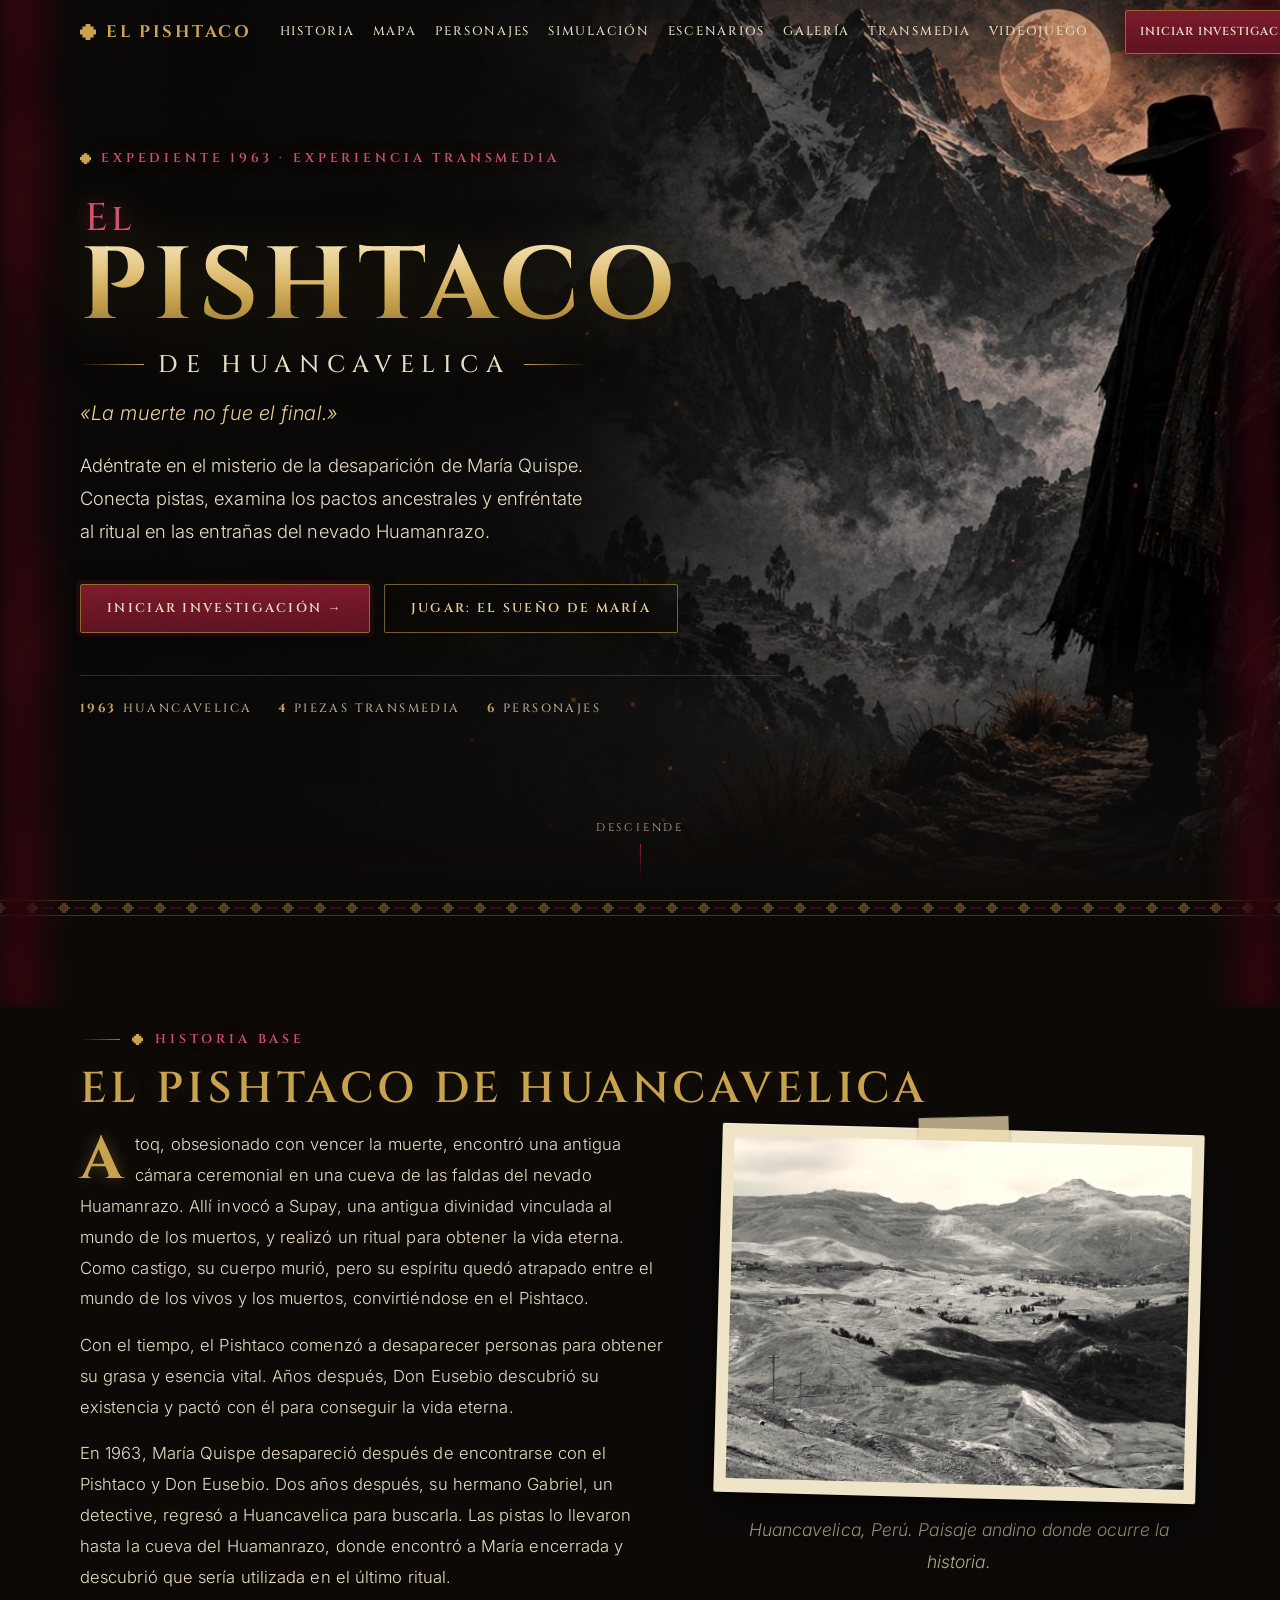
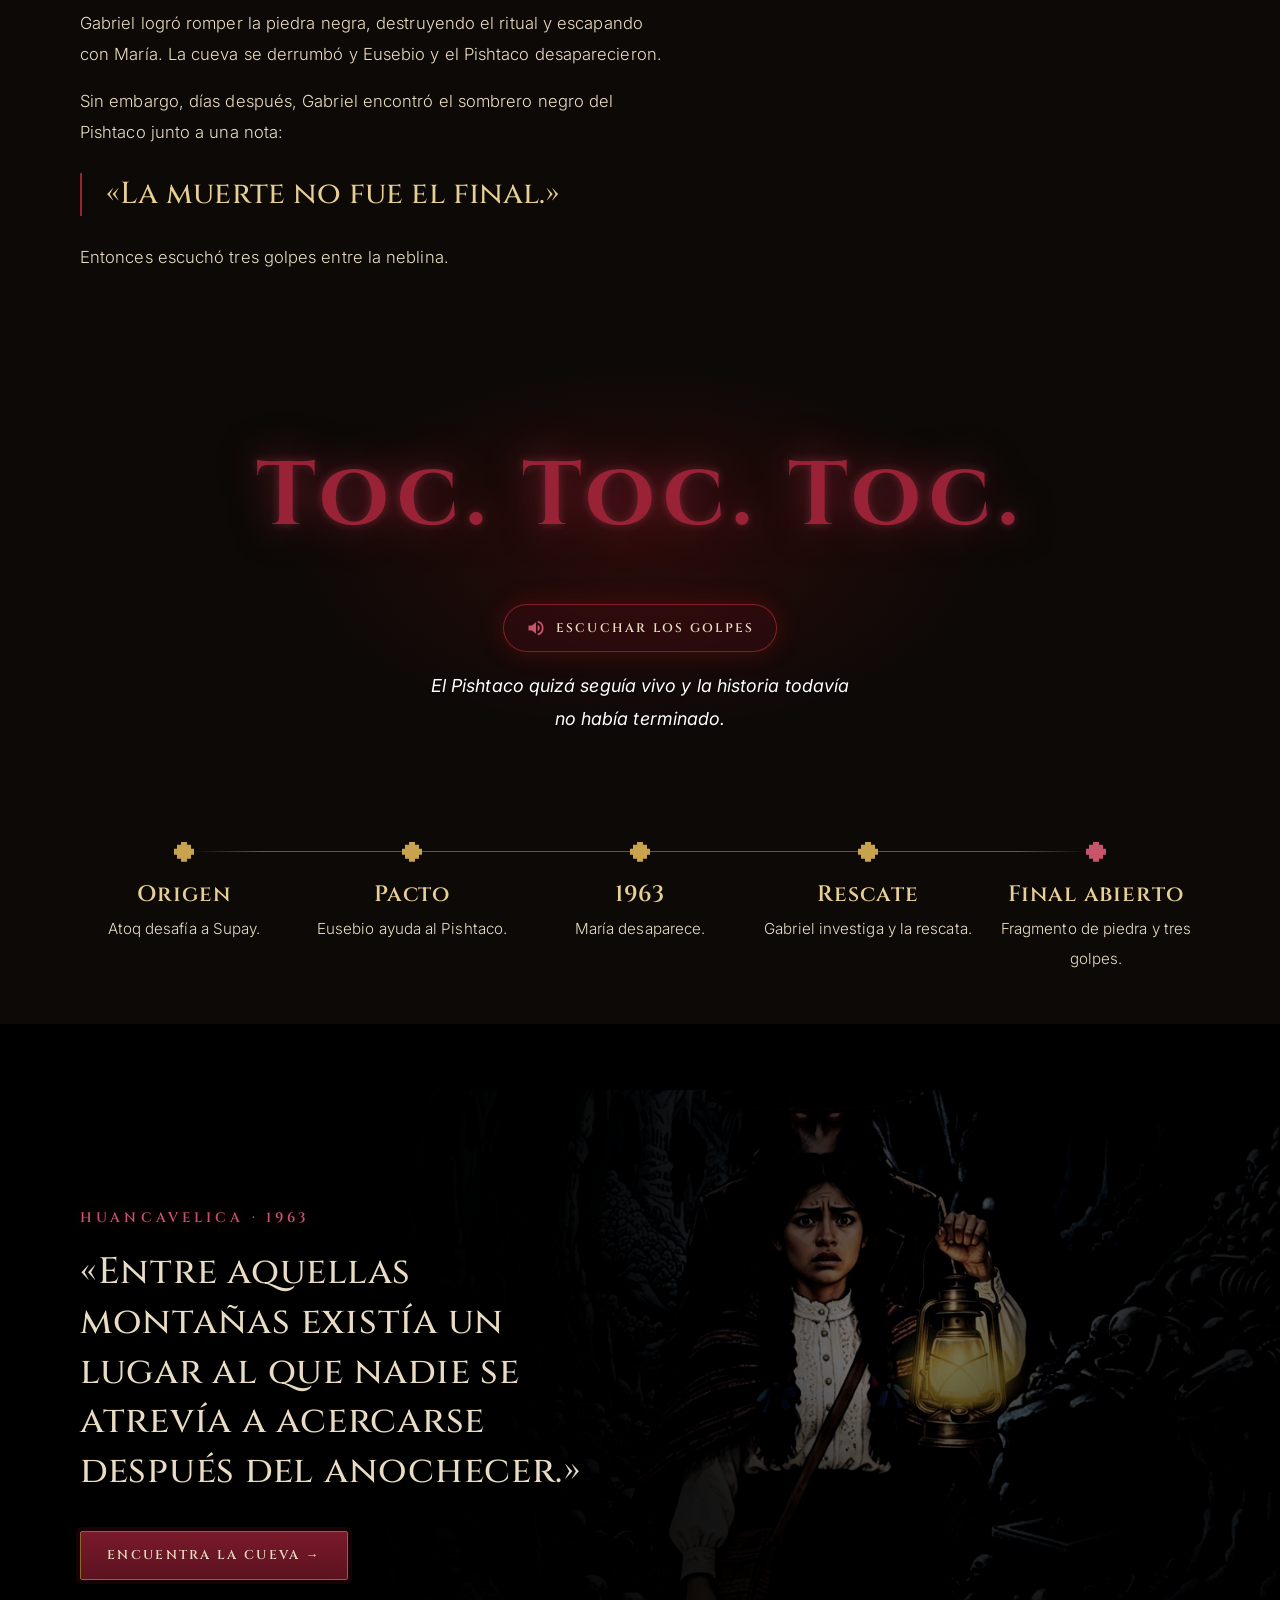
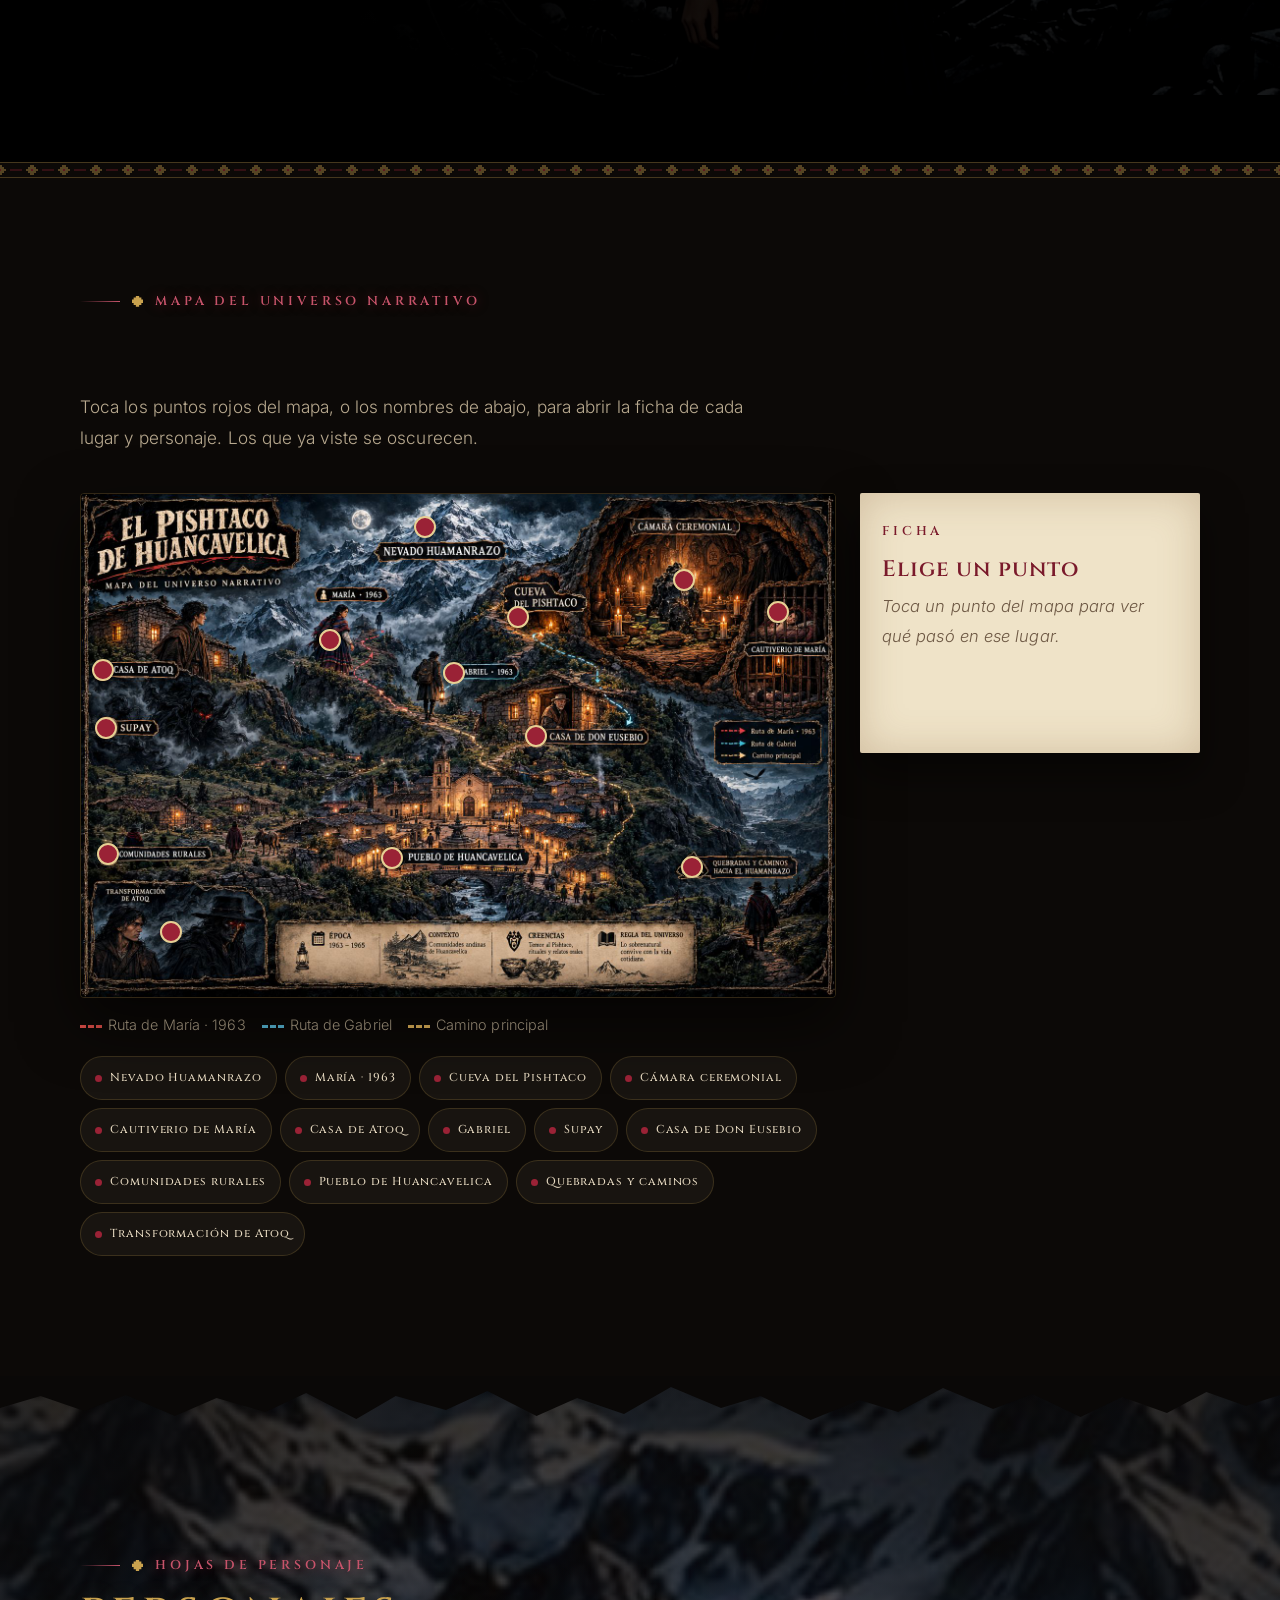
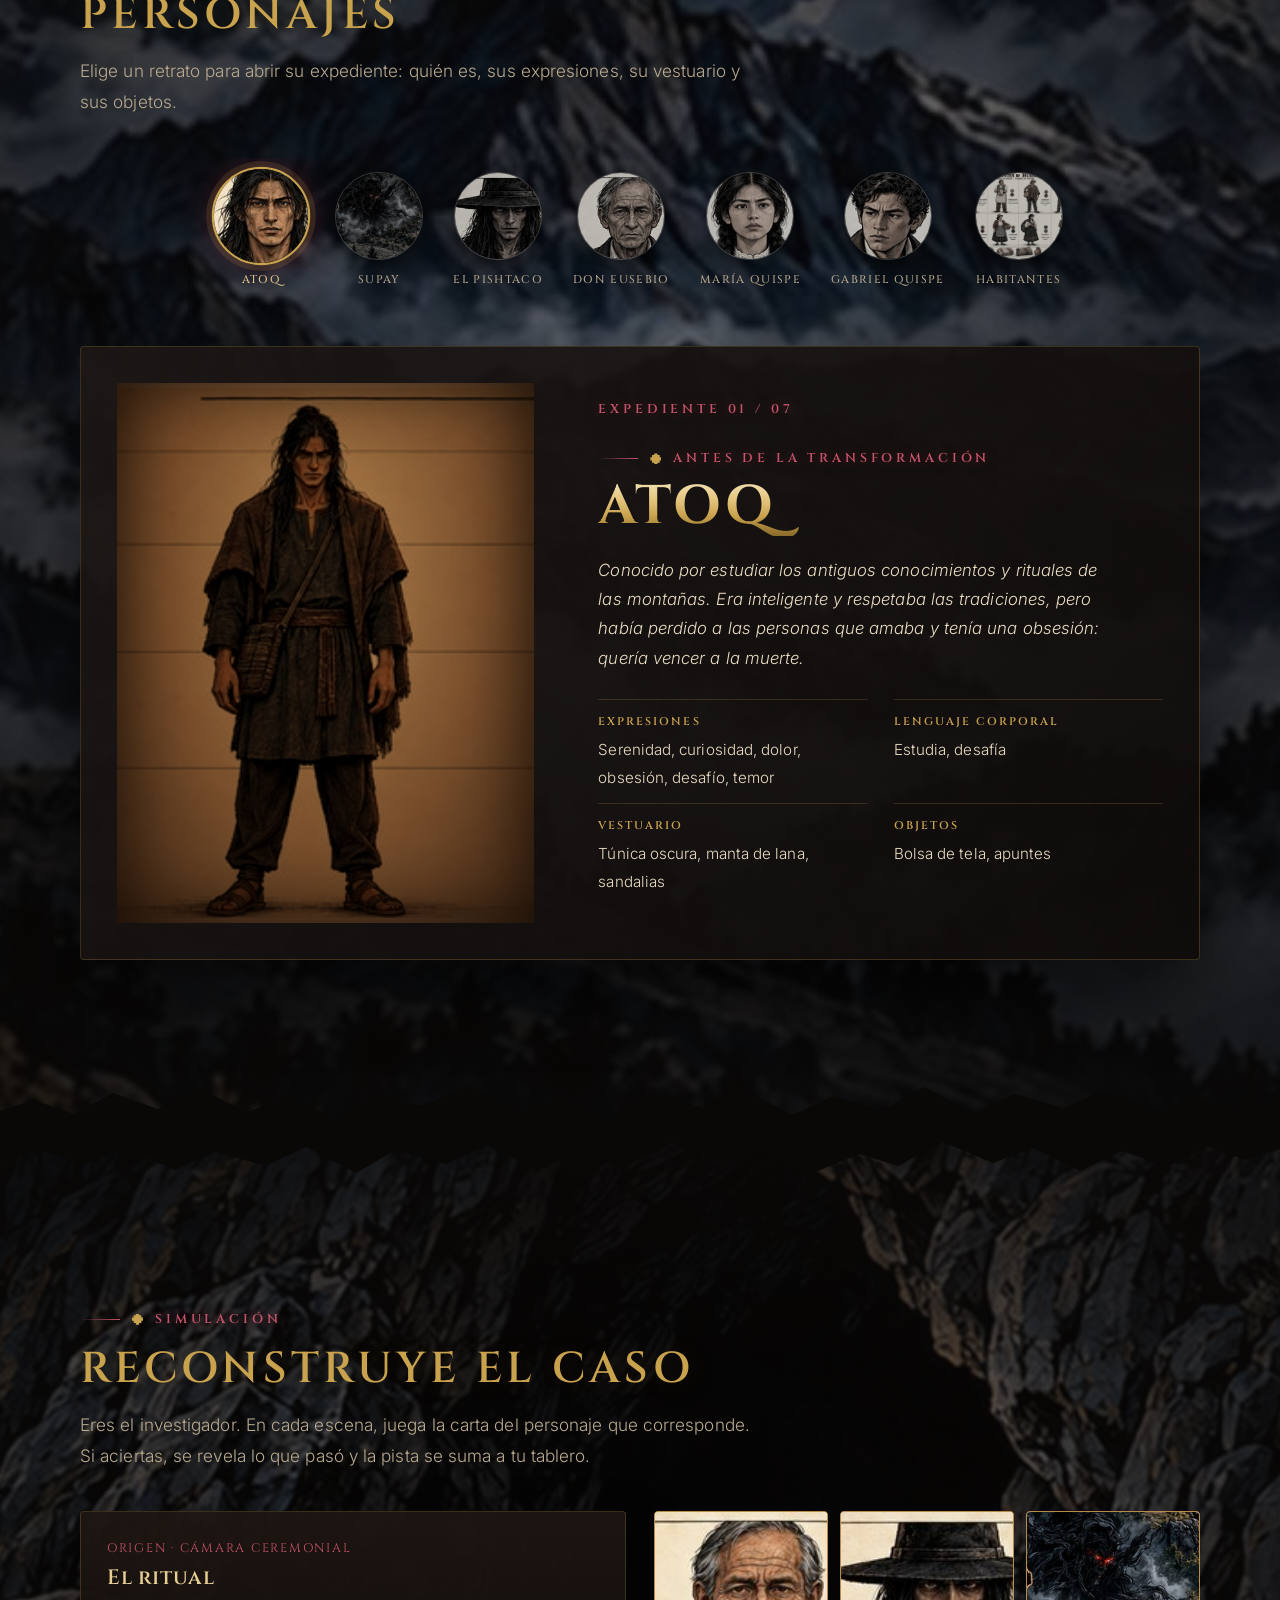
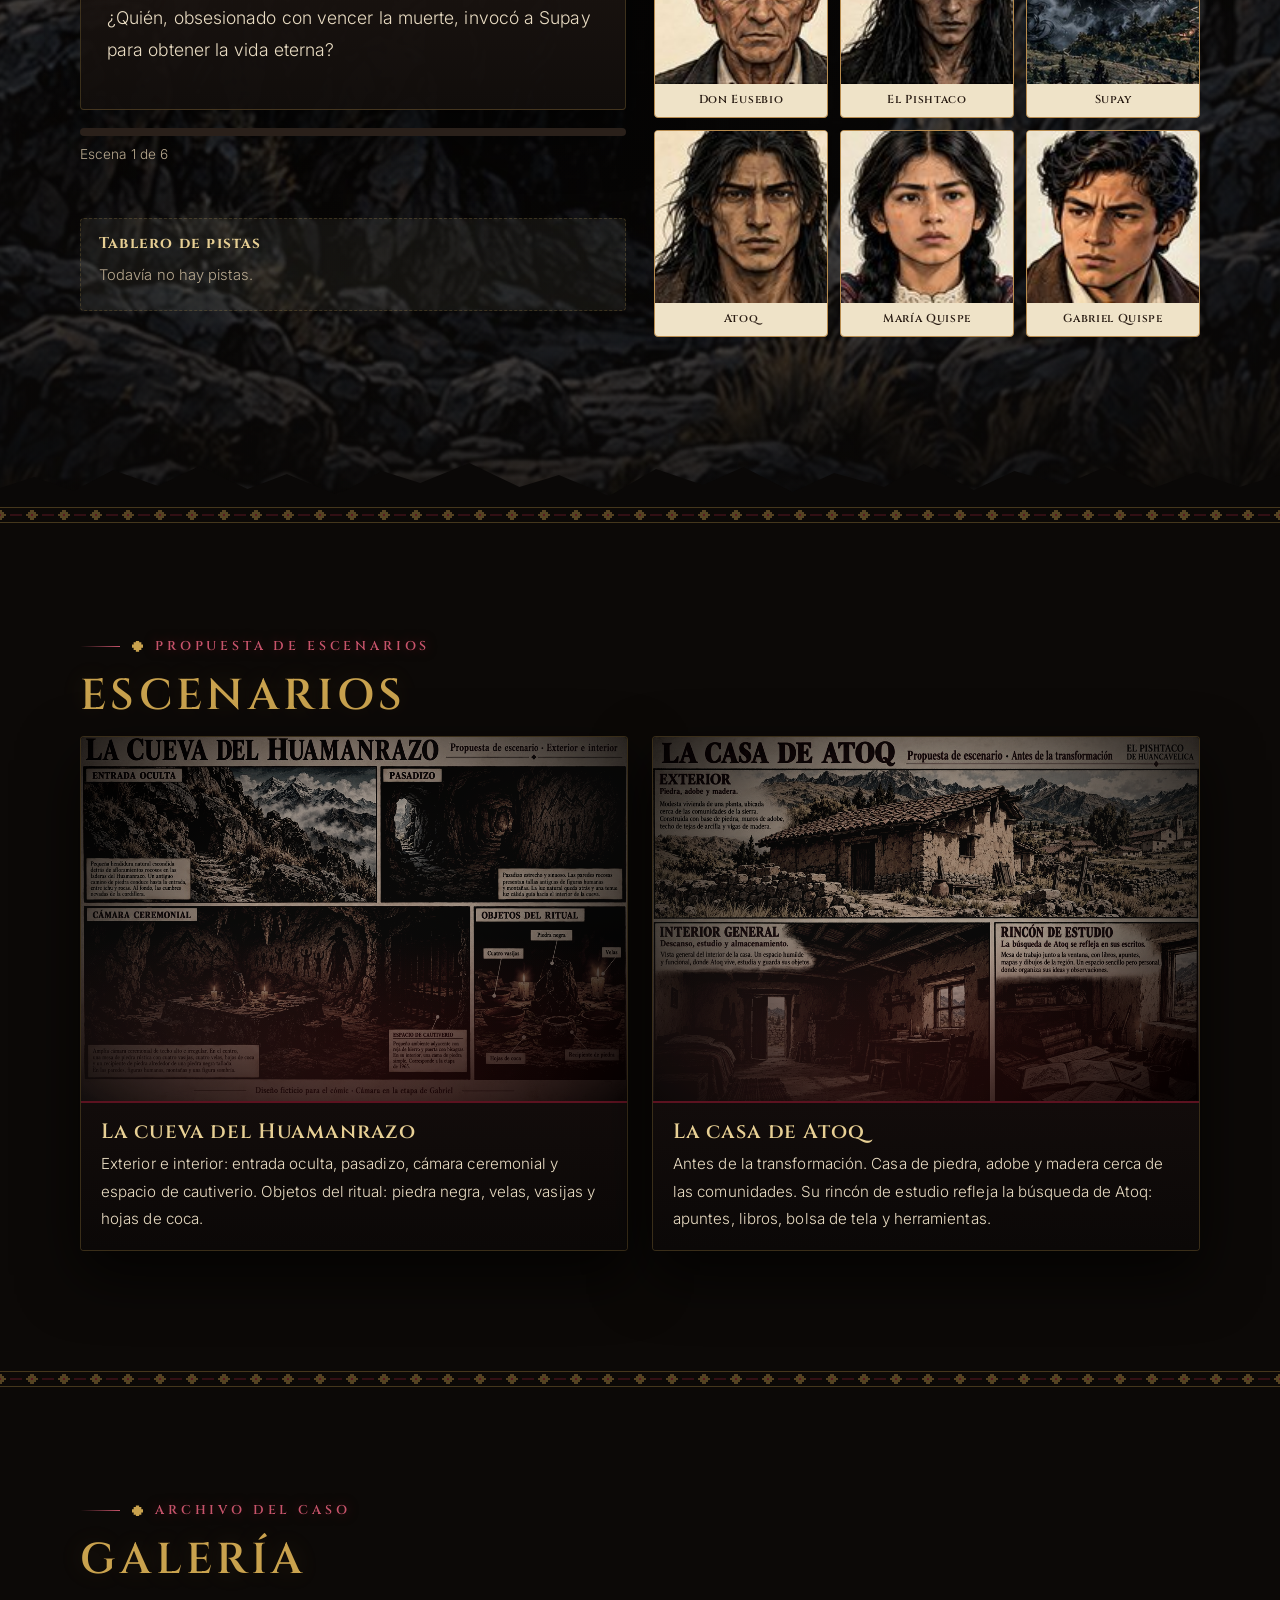
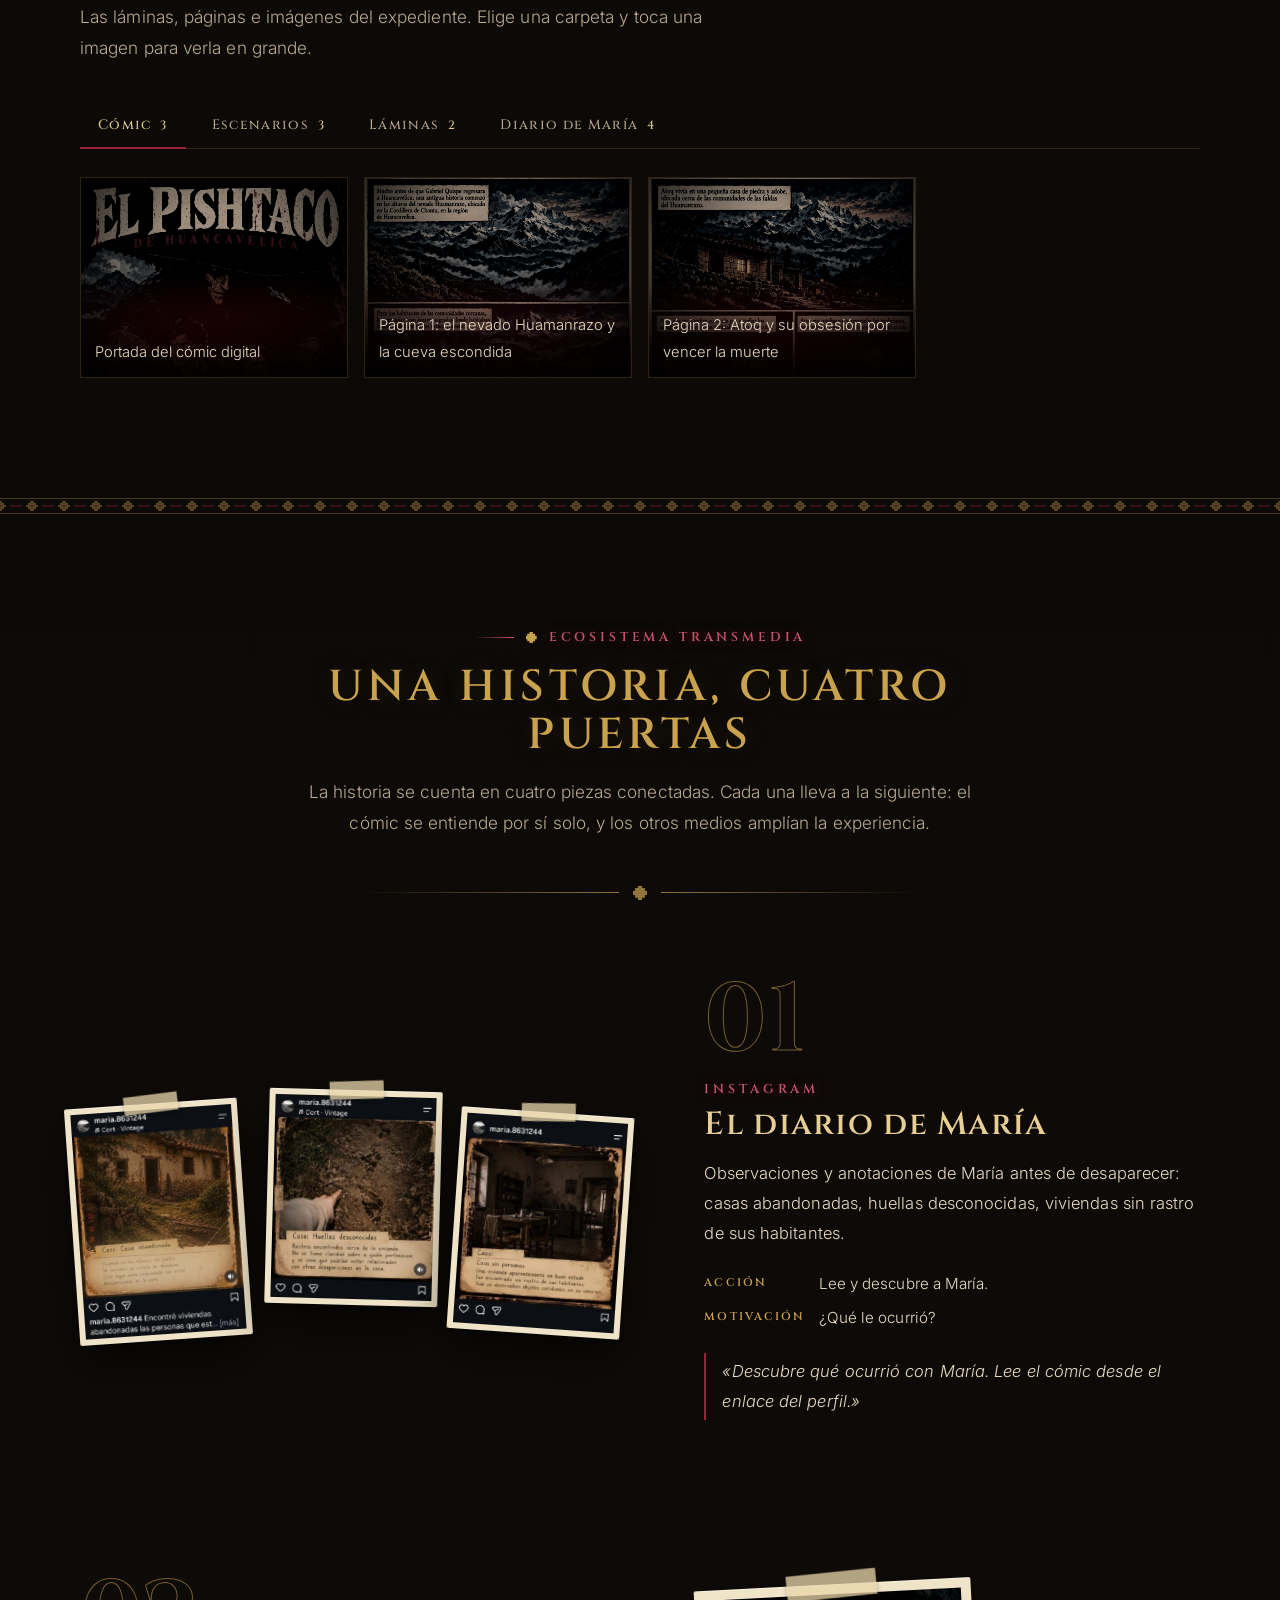
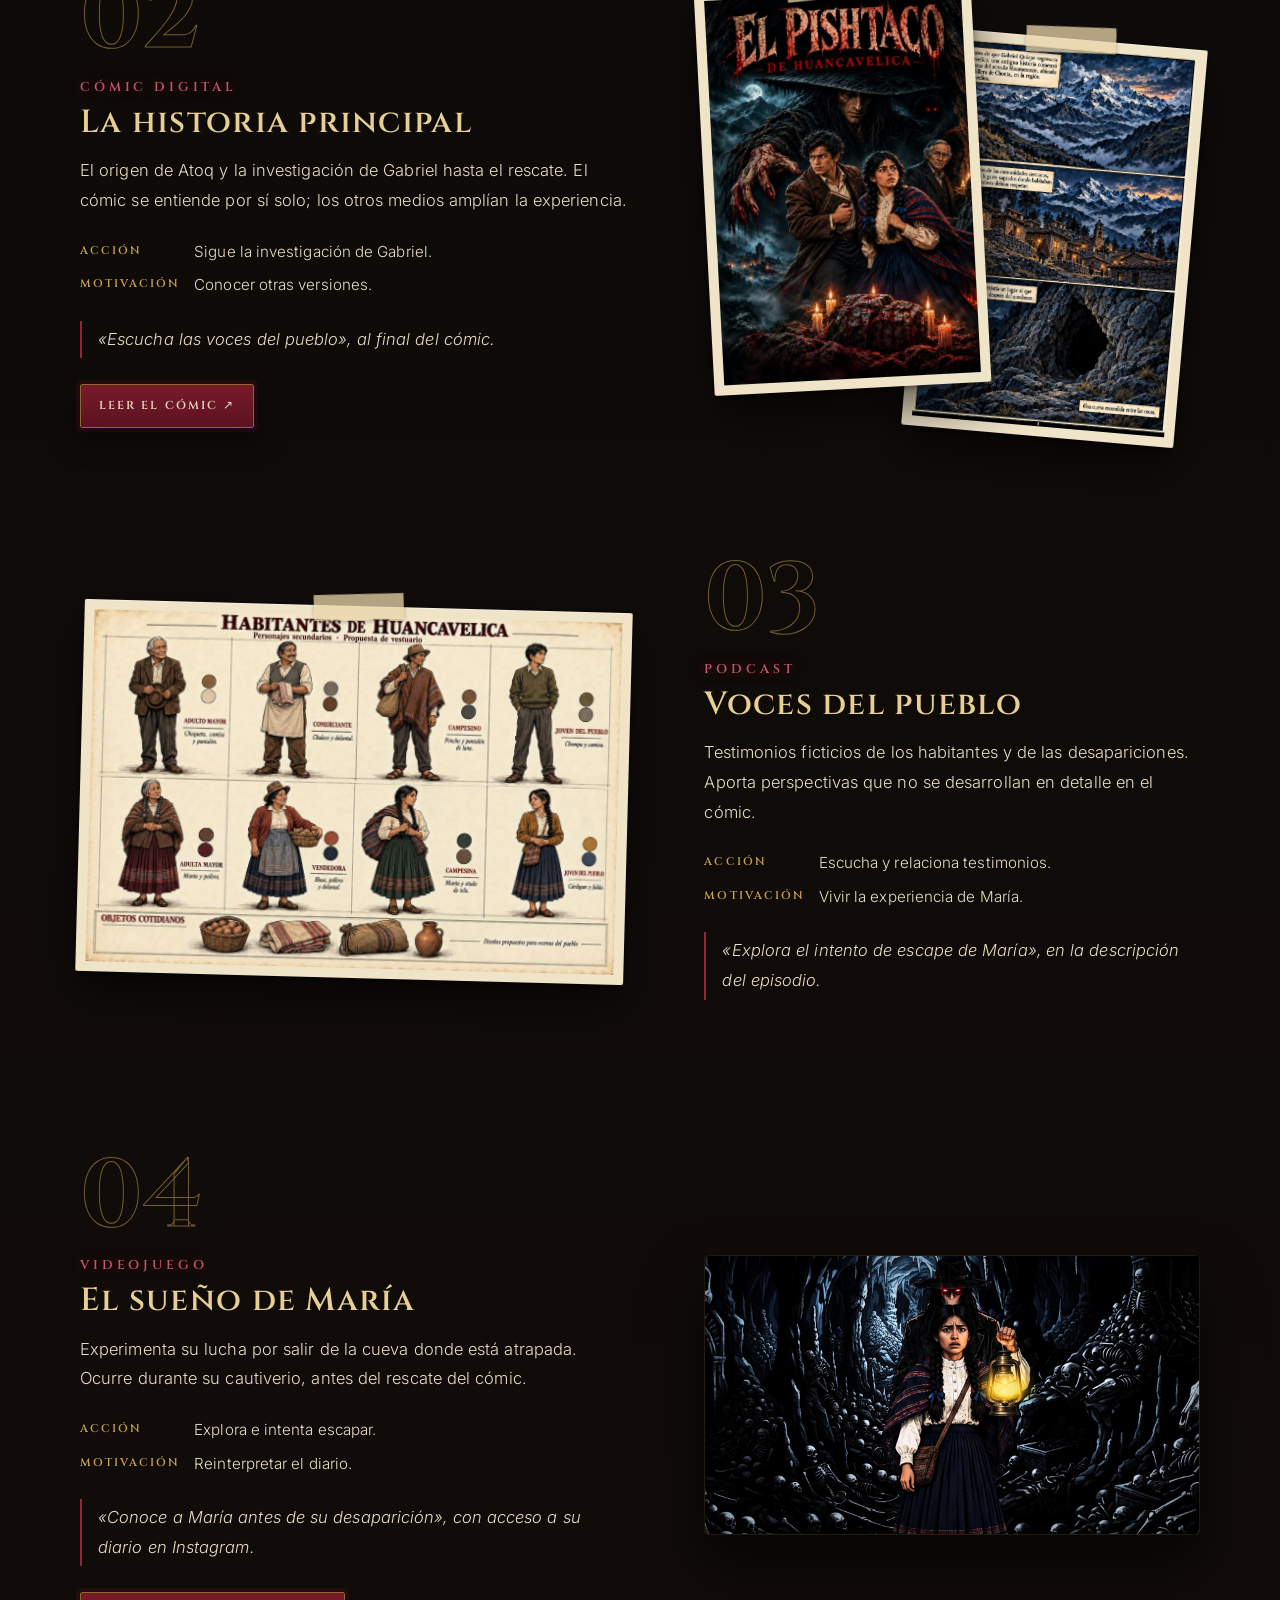
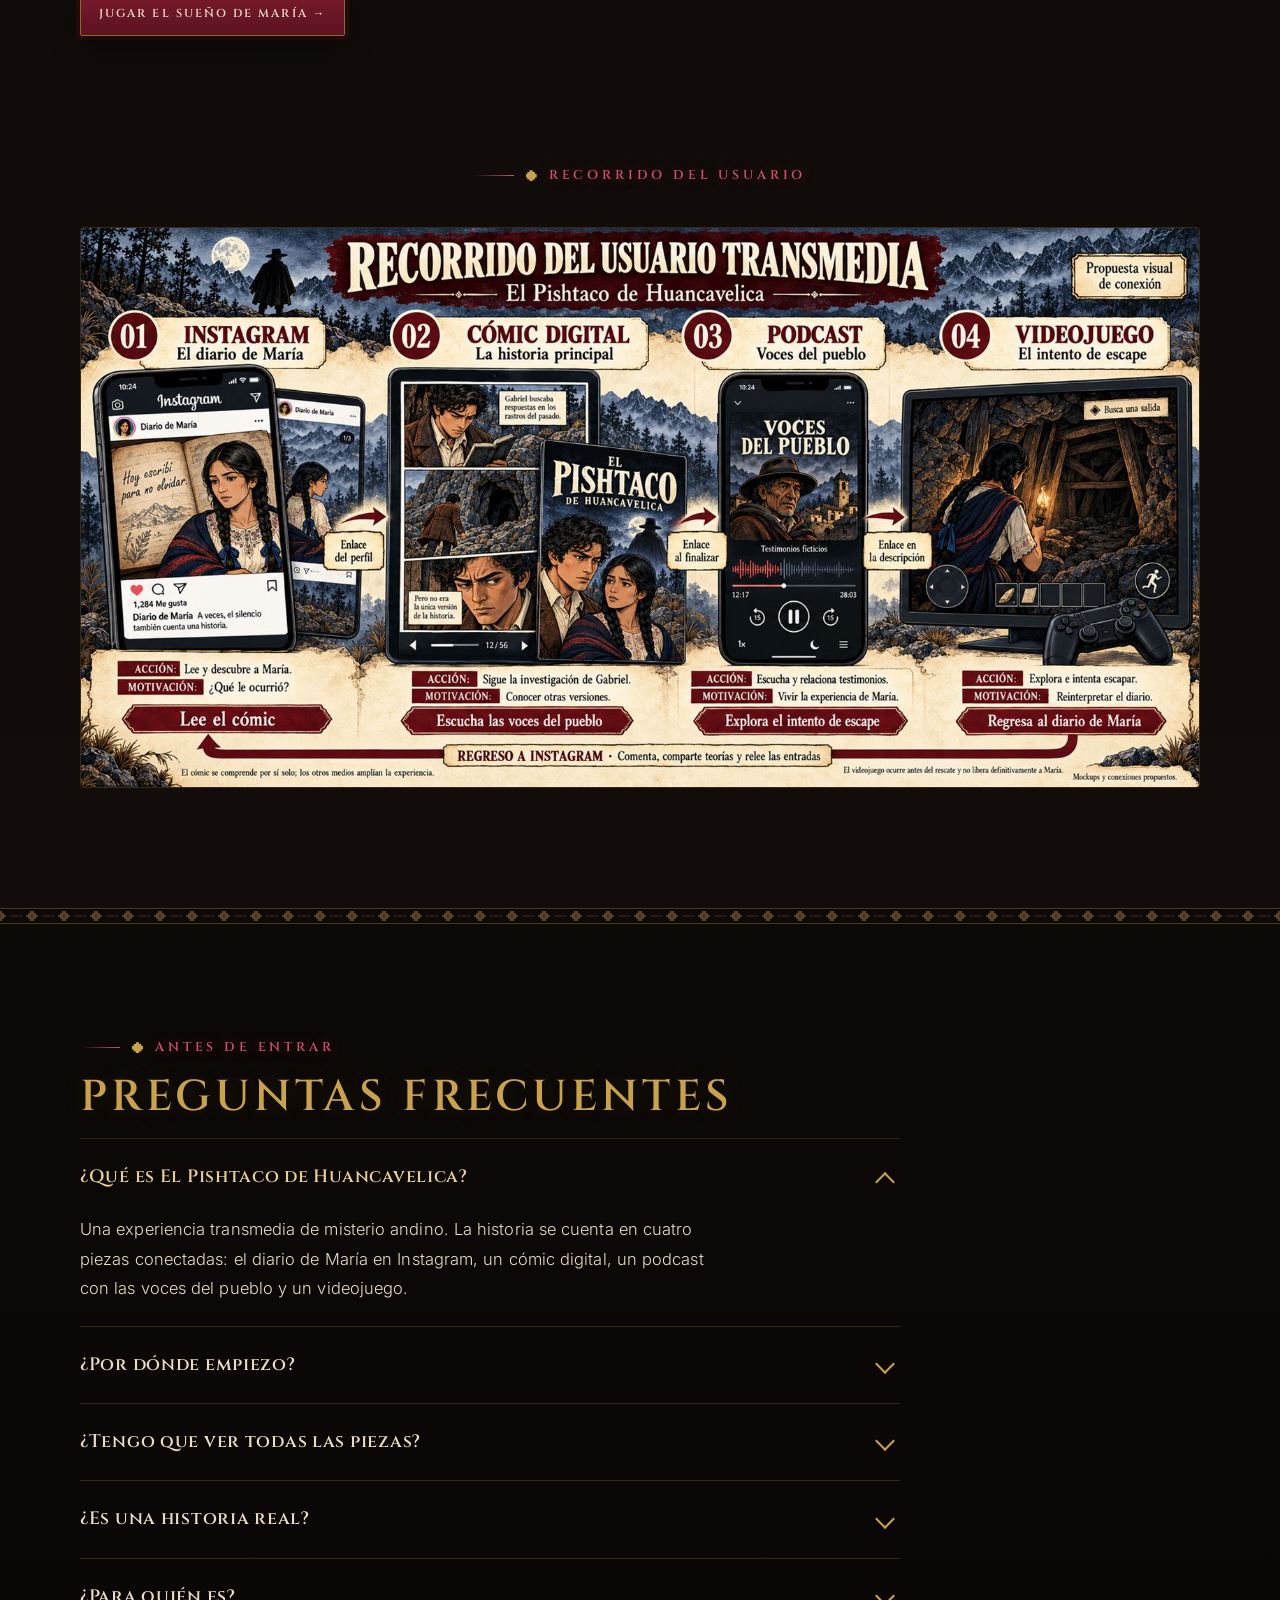
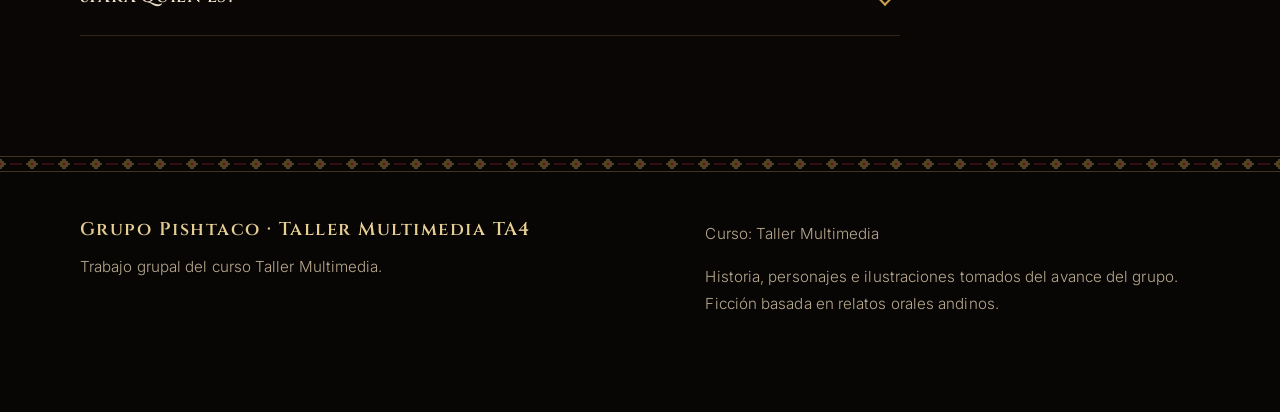
<file: index.html>
<!DOCTYPE html>
<html lang="es">
<head>
<meta charset="UTF-8">
<meta name="viewport" content="width=device-width, initial-scale=1, viewport-fit=cover">
<title>El Pishtaco de Huancavelica · Experiencia transmedia</title>
<meta name="description" content="Adéntrate en el misterio de la desaparición de María Quispe en Huancavelica, 1963. Historia, mapa, personajes y simulación.">
<link rel="preconnect" href="https://fonts.googleapis.com">
<link rel="preconnect" href="https://fonts.gstatic.com" crossorigin>
<link href="https://fonts.googleapis.com/css2?family=Cinzel:wght@400;500;600;700;800&family=Inter:ital,wght@0,300;0,400;0,500;0,600;1,300;1,400&display=swap" rel="stylesheet">
<link rel="stylesheet" href="estilos.css?v=20261117183837">
<script>
  // Cortina de cine: solo la primera vez por visita y nunca si se pidió reducir movimiento.
  try {
    if (!matchMedia("(prefers-reduced-motion: reduce)").matches && !sessionStorage.getItem("cortina-vista")) {
      document.documentElement.classList.add("con-cortina");
      sessionStorage.setItem("cortina-vista", "1");
    }
  } catch (e) {}
</script>
</head>
<body>

<!-- ================= BARRA ================= -->
<header class="barra" id="barra">
  <div class="contenedor">
    <a class="marca" href="#inicio"><span class="luna" aria-hidden="true"></span>El Pishtaco</a>
    <nav aria-label="Secciones" style="display:contents">
      <ul class="menu" id="menu">
        <li><a href="#historia">Historia</a></li>
        <li><a href="#mapa">Mapa</a></li>
        <li><a href="#personajes">Personajes</a></li>
        <li><a href="#simulacion">Simulación</a></li>
        <li><a href="#escenarios">Escenarios</a></li>
        <li><a href="#galeria">Galería</a></li>
        <li><a href="#transmedia">Transmedia</a></li>
        <li><a href="juego.html">Videojuego</a></li>
      </ul>
    </nav>
    <a class="boton chico" href="#historia">Iniciar investigación</a>
    <button class="hamburguesa" id="hamburguesa" aria-expanded="false" aria-controls="menu" aria-label="Abrir menú"><span></span></button>
  </div>
</header>

<main>
<!-- ================= PORTADA ================= -->
<section class="portada" id="inicio" aria-label="Portada">
  <div class="fondo" aria-hidden="true">
    <img src="img/portada-pishtaco.jpg" alt="" width="1600" height="900" fetchpriority="high">
  </div>
  <div class="niebla" aria-hidden="true"></div>
  <canvas class="brasas" aria-hidden="true"></canvas>
  <div class="cortina cortina-arriba" aria-hidden="true"></div>
  <div class="cortina cortina-abajo" aria-hidden="true"></div>
  <div class="contenedor">
    <div class="contenido">
      <span class="sello">Expediente 1963 · Experiencia transmedia</span>
      <h1>
        <span class="titulo-el">El</span>
        <span class="titulo-nombre">Pishtaco</span>
        <span class="titulo-lugar">de Huancavelica</span>
      </h1>
      <p class="lema">«La muerte no fue el final.»</p>
      <p class="bajada">Adéntrate en el misterio de la desaparición de María Quispe. Conecta pistas, examina los pactos ancestrales y enfréntate al ritual en las entrañas del nevado Huamanrazo.</p>
      <div class="acciones">
        <a class="boton" href="#historia">Iniciar investigación →</a>
        <a class="boton fantasma" href="juego.html">Jugar: El sueño de María</a>
      </div>
      <div class="datos-portada">
        <span><strong>1963</strong>Huancavelica</span>
        <span><strong>4</strong>piezas transmedia</span>
        <span><strong>6</strong>personajes</span>
      </div>
    </div>
  </div>
  <a class="bajar" href="#historia">Desciende</a>
</section>

<!-- ================= HISTORIA ================= -->
<section id="historia">
  <div class="contenedor">
    <span class="etiqueta revelar">Historia base</span>
    <h2 class="titulo-seccion revelar">El Pishtaco de Huancavelica</h2>
    <div class="historia-grid">
      <div class="relato revelar">
        <p>Atoq, obsesionado con vencer la muerte, encontró una antigua cámara ceremonial en una cueva de las faldas del nevado Huamanrazo. Allí invocó a Supay, una antigua divinidad vinculada al mundo de los muertos, y realizó un ritual para obtener la vida eterna. Como castigo, su cuerpo murió, pero su espíritu quedó atrapado entre el mundo de los vivos y los muertos, convirtiéndose en el Pishtaco.</p>
        <p>Con el tiempo, el Pishtaco comenzó a desaparecer personas para obtener su grasa y esencia vital. Años después, Don Eusebio descubrió su existencia y pactó con él para conseguir la vida eterna.</p>
        <p>En 1963, María Quispe desapareció después de encontrarse con el Pishtaco y Don Eusebio. Dos años después, su hermano Gabriel, un detective, regresó a Huancavelica para buscarla. Las pistas lo llevaron hasta la cueva del Huamanrazo, donde encontró a María encerrada y descubrió que sería utilizada en el último ritual.</p>
        <p>Gabriel logró romper la piedra negra, destruyendo el ritual y escapando con María. La cueva se derrumbó y Eusebio y el Pishtaco desaparecieron.</p>
        <p>Sin embargo, días después, Gabriel encontró el sombrero negro del Pishtaco junto a una nota:</p>
        <blockquote class="nota">«La muerte no fue el final.»</blockquote>
        <p>Entonces escuchó tres golpes entre la neblina.</p>
      </div>
      <figure class="foto-lugar revelar">
        <div class="lamina"><img src="img/huancavelica.jpg" alt="Fotografía en blanco y negro del paisaje andino de Huancavelica: cerros, campos de cultivo y pequeños caseríos" width="993" height="743" loading="lazy"></div>
        <figcaption>Huancavelica, Perú. Paisaje andino donde ocurre la historia.</figcaption>
      </figure>
    </div>
    <div class="golpes revelar">
      <p class="toc-grande" aria-label="Toc. Toc. Toc."><span>Toc.</span> <span>Toc.</span> <span>Toc.</span></p>
      <button class="boton-golpes" id="tocar" type="button">
        <svg viewBox="0 0 24 24" width="20" height="20" aria-hidden="true"><path fill="currentColor" d="M3 9v6h4l5 4V5L7 9H3zm13.5 3a4.5 4.5 0 0 0-2.5-4v8a4.5 4.5 0 0 0 2.5-4zM14 3.2v2.1a7 7 0 0 1 0 13.4v2.1a9 9 0 0 0 0-17.6z"/></svg>
        Escuchar los golpes
      </button>
      <p class="cierre">El Pishtaco quizá seguía vivo y la historia todavía no había terminado.</p>
    </div>
    <ol class="linea-tiempo">
      <li class="revelar"><span class="rombo" aria-hidden="true"></span><strong>Origen</strong><span>Atoq desafía a Supay.</span></li>
      <li class="revelar"><span class="rombo" aria-hidden="true"></span><strong>Pacto</strong><span>Eusebio ayuda al Pishtaco.</span></li>
      <li class="revelar"><span class="rombo" aria-hidden="true"></span><strong>1963</strong><span>María desaparece.</span></li>
      <li class="revelar"><span class="rombo" aria-hidden="true"></span><strong>Rescate</strong><span>Gabriel investiga y la rescata.</span></li>
      <li class="revelar"><span class="rombo" aria-hidden="true"></span><strong>Final abierto</strong><span>Fragmento de piedra y tres golpes.</span></li>
    </ol>
  </div>
</section>

<!-- ================= BANNER DE CINE ================= -->
<section class="banner-cine" aria-label="La cueva del Huamanrazo">
  <div class="fondo-banner" aria-hidden="true">
    <img src="img/videojuego.jpg" alt="" width="1600" height="900" loading="lazy">
  </div>
  <div class="contenedor">
    <p class="banner-sup">Huancavelica · 1963</p>
    <p class="banner-frase">«Entre aquellas montañas existía un lugar al que nadie se atrevía a acercarse después del anochecer.»</p>
    <a class="boton" href="#mapa">Encuentra la cueva →</a>
  </div>
</section>

<!-- ================= MAPA ================= -->
<section class="mapa-seccion" id="mapa">
  <div class="contenedor">
    <span class="etiqueta">Mapa del universo narrativo</span>
    <h2 class="titulo-seccion">Explora Huancavelica</h2>
    <p class="intro">Toca los puntos rojos del mapa, o los nombres de abajo, para abrir la ficha de cada lugar y personaje. Los que ya viste se oscurecen.</p>
    <div class="mapa-grid">
      <div>
        <div class="mapa" id="mapa-caja">
          <img src="img/mapa.jpg" alt="Mapa ilustrado de Huancavelica con el nevado Huamanrazo, la cueva del Pishtaco, la casa de Don Eusebio y el pueblo" width="1536" height="1024" loading="lazy">
        </div>
        <div class="leyenda">
          <span><i style="color:#e2504a"></i>Ruta de María · 1963</span>
          <span><i style="color:#5fc7e8"></i>Ruta de Gabriel</span>
          <span><i style="color:#f0c060"></i>Camino principal</span>
        </div>
        <div class="lista-lugares" id="lista-lugares" role="group" aria-label="Lugares del mapa"></div>
      </div>
      <aside class="ficha" id="ficha" aria-live="polite">
        <span class="etiqueta">Ficha</span>
        <h3>Elige un punto</h3>
        <p class="vacia">Toca un punto del mapa para ver qué pasó en ese lugar.</p>
      </aside>
    </div>
  </div>
</section>

<!-- ================= PERSONAJES ================= -->
<section class="con-escena" id="personajes">
  <div class="fondo-escena" aria-hidden="true"><img src="img/fondo-nevado.jpg" alt="" width="1400" height="395" loading="lazy"></div>
  <div class="contenedor">
    <span class="etiqueta">Hojas de personaje</span>
    <h2 class="titulo-seccion">Personajes</h2>
    <p class="intro">Elige un retrato para abrir su expediente: quién es, sus expresiones, su vestuario y sus objetos.</p>
    <div class="selector" role="tablist" aria-label="Personajes" id="selector"></div>
    <div class="expediente" id="expediente" role="tabpanel" tabindex="0" aria-live="polite"></div>
  </div>
  <div class="borde-abajo" aria-hidden="true"></div>
</section>

<!-- ================= SIMULACIÓN ================= -->
<section class="con-escena" id="simulacion">
  <div class="fondo-escena" aria-hidden="true"><img src="img/fondo-cueva.jpg" alt="" width="1400" height="675" loading="lazy"></div>
  <div class="contenedor">
    <span class="etiqueta">Simulación</span>
    <h2 class="titulo-seccion">Reconstruye el caso</h2>
    <p class="intro">Eres el investigador. En cada escena, juega la carta del personaje que corresponde. Si aciertas, se revela lo que pasó y la pista se suma a tu tablero.</p>
    <div class="sim">
      <div class="sim-escena">
        <div class="escena" id="escena"></div>
        <div class="barra-progreso" aria-hidden="true"><div id="barra-progreso"></div></div>
        <div class="progreso-texto" id="progreso-texto"></div>
      </div>
      <div class="sim-mano">
        <div class="mano" id="mano" role="group" aria-label="Cartas de personajes"></div>
      </div>
      <div class="tablero">
        <h4>Tablero de pistas</h4>
        <ol id="tablero"><li class="vacio">Todavía no hay pistas.</li></ol>
      </div>
    </div>
  </div>
  <div class="borde-abajo" aria-hidden="true"></div>
</section>

<!-- ================= ESCENARIOS ================= -->
<section id="escenarios">
  <div class="contenedor">
    <span class="etiqueta">Propuesta de escenarios</span>
    <h2 class="titulo-seccion">Escenarios</h2>
    <div class="dos">
      <article class="panel">
        <div class="escena-oscura"><img src="img/escenario-cueva.jpg" alt="Lámina de escenario de la cueva del Huamanrazo: entrada oculta, pasadizo, cámara ceremonial y objetos del ritual" width="1076" height="717" loading="lazy"></div>
        <div class="txt">
          <h3>La cueva del Huamanrazo</h3>
          <p>Exterior e interior: entrada oculta, pasadizo, cámara ceremonial y espacio de cautiverio. Objetos del ritual: piedra negra, velas, vasijas y hojas de coca.</p>
        </div>
      </article>
      <article class="panel">
        <div class="escena-oscura"><img src="img/escenario-casa-atoq.jpg" alt="Lámina de escenario de la casa de Atoq: exterior, interior, rincón de estudio y objetos personales" width="1045" height="964" loading="lazy"></div>
        <div class="txt">
          <h3>La casa de Atoq</h3>
          <p>Antes de la transformación. Casa de piedra, adobe y madera cerca de las comunidades. Su rincón de estudio refleja la búsqueda de Atoq: apuntes, libros, bolsa de tela y herramientas.</p>
        </div>
      </article>
    </div>
  </div>
</section>

<!-- ================= GALERÍA ================= -->
<section id="galeria">
  <div class="contenedor">
    <span class="etiqueta">Archivo del caso</span>
    <h2 class="titulo-seccion">Galería</h2>
    <p class="intro">Las láminas, páginas e imágenes del expediente. Elige una carpeta y toca una imagen para verla en grande.</p>
    <div class="pestanas-galeria" role="tablist" aria-label="Carpetas de la galería" id="pestanas-galeria"></div>
    <div class="rejilla" id="rejilla" role="tabpanel" tabindex="0"></div>
  </div>
  <dialog class="visor" id="visor" aria-label="Imagen ampliada">
    <button class="visor-cerrar" id="visor-cerrar" aria-label="Cerrar">×</button>
    <figure>
      <img id="visor-img" hidden>
      <figcaption id="visor-pie"></figcaption>
    </figure>
  </dialog>
</section>

<!-- ================= TRANSMEDIA (4 PIEZAS) ================= -->
<section class="piezas" id="transmedia">
  <div class="contenedor">
    <div class="cabecera">
      <span class="etiqueta">Ecosistema transmedia</span>
      <h2 class="titulo-seccion">Una historia, cuatro puertas</h2>
      <p class="intro">La historia se cuenta en cuatro piezas conectadas. Cada una lleva a la siguiente: el cómic se entiende por sí solo, y los otros medios amplían la experiencia.</p>
      <div class="divisor" aria-hidden="true"><span></span></div>
    </div>
    <div id="lista-piezas"></div>
    <div class="recorrido">
      <span class="etiqueta">Recorrido del usuario</span>
      <img src="img/recorrido.jpg" alt="Infografía del recorrido del usuario transmedia: Instagram, cómic digital, podcast y videojuego, y regreso a Instagram" width="1600" height="800" loading="lazy">
    </div>
  </div>
</section>

<!-- ================= PREGUNTAS FRECUENTES ================= -->
<section class="preguntas" id="preguntas">
  <div class="contenedor">
    <span class="etiqueta">Antes de entrar</span>
    <h2 class="titulo-seccion">Preguntas frecuentes</h2>
    <div class="acordeon">
      <details name="faq" open>
        <summary>¿Qué es El Pishtaco de Huancavelica?</summary>
        <p>Una experiencia transmedia de misterio andino. La historia se cuenta en cuatro piezas conectadas: el diario de María en Instagram, un cómic digital, un podcast con las voces del pueblo y un videojuego.</p>
      </details>
      <details name="faq">
        <summary>¿Por dónde empiezo?</summary>
        <p>Por el diario de María en Instagram. Desde ahí el recorrido te lleva al cómic, luego al podcast y al videojuego, y de vuelta a Instagram para comentar y compartir teorías.</p>
      </details>
      <details name="faq">
        <summary>¿Tengo que ver todas las piezas?</summary>
        <p>No. El cómic se comprende por sí solo; los otros medios amplían la experiencia.</p>
      </details>
      <details name="faq">
        <summary>¿Es una historia real?</summary>
        <p>Es ficción. Se inspira en el temor al Pishtaco, los rituales y los relatos orales de las comunidades andinas de Huancavelica, donde lo sobrenatural convive con la vida cotidiana.</p>
      </details>
      <details name="faq">
        <summary>¿Para quién es?</summary>
        <p>Para quienes buscan relatos tradicionales presentados con altos estándares de diseño e interactividad, y quieren sentirse parte activa de la investigación: resolver pistas, tomar decisiones y explorar atmósferas.</p>
      </details>
    </div>
  </div>
</section>
</main>

<footer>
  <div class="contenedor columnas">
    <div>
      <h3>Grupo Pishtaco · Taller Multimedia TA4</h3>
      <p>Trabajo grupal del curso Taller Multimedia.</p>
    </div>
    <div>
      <p>Curso: Taller Multimedia</p>
      <p>Historia, personajes e ilustraciones tomados del avance del grupo. Ficción basada en relatos orales andinos.</p>
    </div>
  </div>
</footer>

<script src="datos.js?v=20261117183837"></script>
<script src="app.js?v=20261117183837"></script>
</body>
</html>
</file>
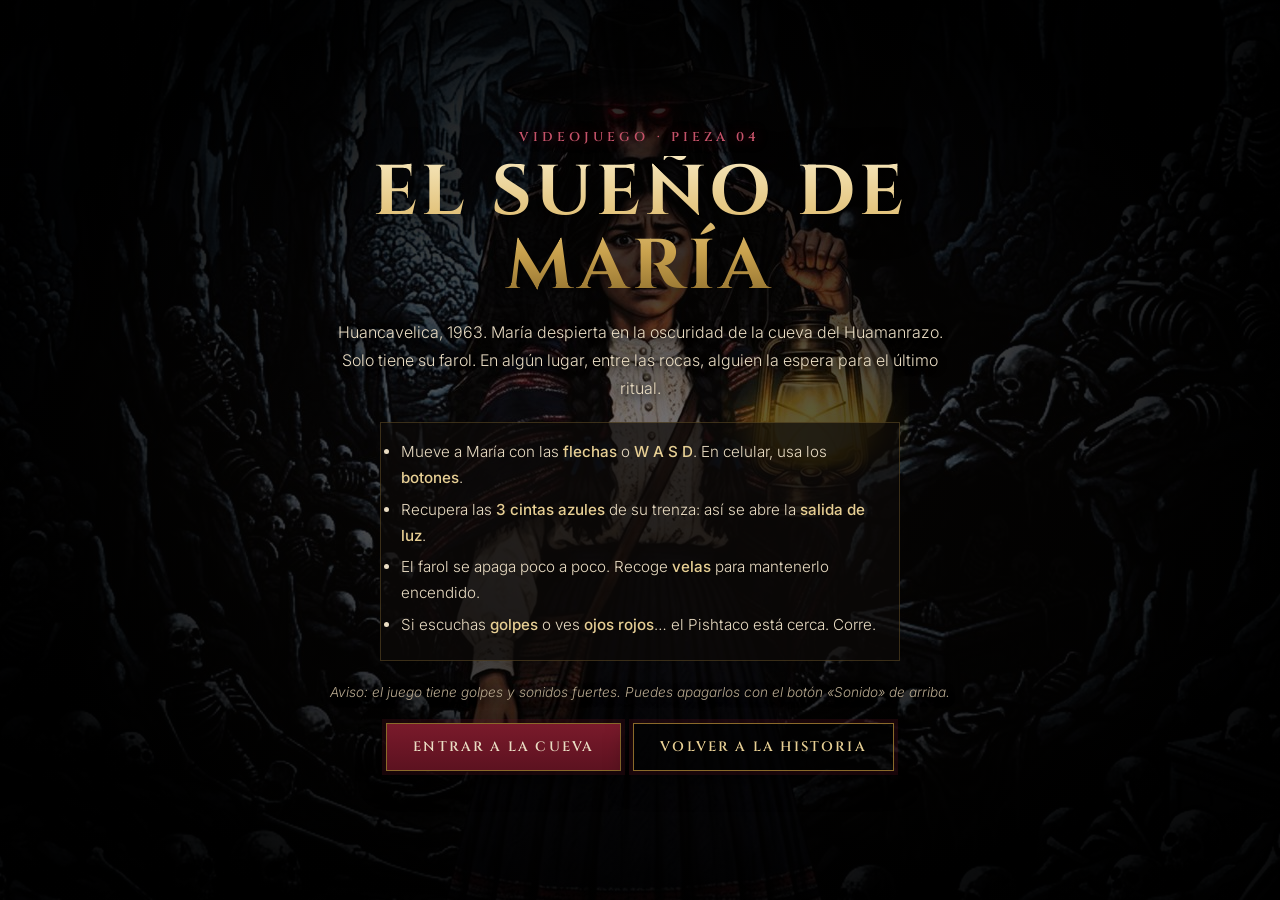
<file: juego.html>
<!DOCTYPE html>
<html lang="es">
<head>
<meta charset="UTF-8">
<meta name="viewport" content="width=device-width, initial-scale=1, viewport-fit=cover">
<title>El sueño de María · Videojuego · El Pishtaco de Huancavelica</title>
<link rel="preconnect" href="https://fonts.googleapis.com">
<link rel="preconnect" href="https://fonts.gstatic.com" crossorigin>
<link href="https://fonts.googleapis.com/css2?family=Cinzel:wght@500;600;700&family=Inter:ital,wght@0,300;0,400;0,500;1,300&display=swap" rel="stylesheet">
<style>
  :root {
    --noche: #0c0907; --beige: #e9dcc3; --beige-suave: #b8a98f;
    --dorado: #c9a24e; --dorado-claro: #e7cf94; --vino: #5c1220; --vino-medio: #7a1a2b; --vino-texto: #c8546b;
  }
  * { box-sizing: border-box; }
  html, body { margin: 0; height: 100%; background: #000; color: var(--beige); font-family: "Inter", system-ui, sans-serif; overflow: hidden; }
  canvas { display: block; width: 100vw; height: 100vh; height: 100dvh; touch-action: none; }

  /* Barra superior del juego */
  .hud {
    position: fixed; top: env(safe-area-inset-top, 0px); left: 0; right: 0; z-index: 5;
    display: flex; align-items: center; gap: 18px; flex-wrap: wrap; padding: 12px 16px;
    background: linear-gradient(180deg, rgba(0, 0, 0, 0.85), transparent);
    font-family: "Cinzel", Georgia, serif; font-size: 0.8rem; letter-spacing: 0.12em; text-transform: uppercase; pointer-events: none;
  }
  .hud .titulo { color: var(--dorado); font-weight: 700; }
  .hud .cintas { display: flex; gap: 6px; align-items: center; }
  .hud .cinta { width: 16px; height: 16px; opacity: 0.25; transition: opacity 0.3s, transform 0.3s; }
  .hud .cinta.tiene { opacity: 1; transform: scale(1.15); }
  .hud .aceite { display: flex; align-items: center; gap: 8px; }
  .hud .barra { width: 110px; height: 7px; border: 1px solid rgba(201, 162, 78, 0.6); background: rgba(0, 0, 0, 0.5); }
  .hud .barra div { height: 100%; width: 100%; background: linear-gradient(90deg, #a5541c, #f0b04a); transition: width 0.2s; }
  .hud .peligro { color: var(--vino-texto); opacity: 0; transition: opacity 0.3s; text-shadow: 0 0 12px rgba(200, 84, 107, 0.8); }
  .hud .peligro.activo { opacity: 1; }
  .hud .tiempo { margin-left: auto; color: var(--beige-suave); }
  .hud .sonido { pointer-events: auto; font: inherit; letter-spacing: inherit; text-transform: inherit; cursor: pointer; background: rgba(0, 0, 0, 0.5); color: var(--dorado-claro); border: 1px solid rgba(201, 162, 78, 0.5); padding: 4px 10px; min-height: 32px; }
  .aviso { font-size: 0.85rem; color: var(--beige-suave); font-style: italic; }
  .hud a { pointer-events: auto; color: var(--beige-suave); text-decoration: none; border: 1px solid rgba(201, 162, 78, 0.35); padding: 4px 10px; }

  /* Pantallas de inicio y final */
  .pantalla {
    position: fixed; inset: 0; z-index: 10; display: grid; place-items: center; padding: 24px; text-align: center;
    background:
      radial-gradient(ellipse at center, rgba(12, 9, 7, 0.55), rgba(0, 0, 0, 0.95) 75%),
      url("img/videojuego.jpg") center 30% / cover no-repeat, #000;
    overflow-y: auto;
  }
  .pantalla[hidden] { display: none; }
  .caja { max-width: 620px; }
  .sup { font-family: "Cinzel", serif; color: var(--vino-texto); letter-spacing: 0.32em; text-transform: uppercase; font-size: 0.8rem; font-weight: 600; text-shadow: 0 0 12px rgba(154, 34, 54, 0.6); }
  h1, h2 {
    font-family: "Cinzel", serif; font-weight: 700; text-transform: uppercase; letter-spacing: 0.06em; margin: 10px 0 14px; line-height: 1.05;
    background: linear-gradient(180deg, #f6e7bd 0%, #e2c27a 40%, #c9a24e 65%, #8a6a2a 100%); -webkit-background-clip: text; background-clip: text; color: transparent;
    filter: drop-shadow(0 4px 18px rgba(0, 0, 0, 0.9));
  }
  h1 { font-size: clamp(2.3rem, 7vw, 4.4rem); }
  h2 { font-size: clamp(1.8rem, 5vw, 3rem); }
  .caja p { font-weight: 300; line-height: 1.75; margin: 0 0 14px; text-shadow: 0 2px 8px #000; }
  .instrucciones {
    text-align: left; margin: 20px auto; padding: 16px 20px; max-width: 520px; font-size: 0.95rem; font-weight: 300; line-height: 1.7;
    background: rgba(12, 9, 7, 0.72); border: 1px solid rgba(201, 162, 78, 0.25);
  }
  .instrucciones li { margin-bottom: 6px; }
  .instrucciones b { color: var(--dorado-claro); font-weight: 500; }
  .botones { display: flex; gap: 12px; justify-content: center; flex-wrap: wrap; margin-top: 18px; }
  .boton {
    font-family: "Cinzel", serif; font-weight: 600; font-size: 0.85rem; letter-spacing: 0.16em; text-transform: uppercase;
    min-height: 48px; padding: 12px 26px; cursor: pointer; text-decoration: none; display: inline-flex; align-items: center;
    color: var(--beige); background: linear-gradient(180deg, var(--vino-medio), var(--vino)); border: 1px solid #8a6a2a;
    box-shadow: 0 0 0 4px rgba(92, 18, 32, 0.25), 0 10px 26px rgba(0, 0, 0, 0.6);
  }
  .boton:hover { border-color: var(--dorado); }
  .boton.fantasma { background: rgba(0, 0, 0, 0.45); color: var(--dorado-claro); }
  .boton:focus-visible { outline: 3px solid var(--dorado-claro); outline-offset: 3px; }
  .toc { font-family: "Cinzel", serif; font-weight: 700; font-size: clamp(1.8rem, 6vw, 3rem); letter-spacing: 0.1em; color: #9a2236; text-shadow: 0 0 30px rgba(154, 34, 54, 0.9); margin: 10px 0; }

  /* Cruceta táctil */
  .cruceta { position: fixed; z-index: 6; left: 18px; bottom: calc(18px + env(safe-area-inset-bottom, 0px)); width: 156px; height: 156px; display: none; }
  .cruceta button {
    position: absolute; width: 52px; height: 52px; border-radius: 10px; border: 1px solid rgba(201, 162, 78, 0.5);
    background: rgba(12, 9, 7, 0.55); color: var(--dorado-claro); font-size: 1.3rem; touch-action: none; user-select: none; -webkit-user-select: none;
  }
  .cruceta button.activo { background: rgba(122, 26, 43, 0.75); }
  .cruceta [data-dir="arriba"] { left: 52px; top: 0; }
  .cruceta [data-dir="abajo"] { left: 52px; bottom: 0; }
  .cruceta [data-dir="izquierda"] { left: 0; top: 52px; }
  .cruceta [data-dir="derecha"] { right: 0; top: 52px; }
  @media (hover: none) and (pointer: coarse) { .cruceta { display: block; } }
  @media (max-width: 560px) { .hud { gap: 10px; font-size: 0.68rem; } .hud .barra { width: 70px; } .hud .titulo { display: none; } }
</style>
</head>
<body>

<canvas id="lienzo" aria-label="Cueva del Huamanrazo. Juego de escape."></canvas>

<div class="hud" aria-live="polite">
  <span class="titulo">El sueño de María</span>
  <span class="cintas" id="hud-cintas" aria-label="Cintas recuperadas"></span>
  <span class="aceite">Farol <span class="barra"><div id="hud-aceite"></div></span></span>
  <span class="peligro" id="hud-peligro">Toc… toc…</span>
  <span class="tiempo" id="hud-tiempo">00:00</span>
  <button class="sonido" id="sonido" aria-pressed="false">Sonido: sí</button>
  <a href="index.html">Salir</a>
</div>

<div class="cruceta" id="cruceta" aria-hidden="true">
  <button data-dir="arriba">▲</button>
  <button data-dir="izquierda">◀</button>
  <button data-dir="derecha">▶</button>
  <button data-dir="abajo">▼</button>
</div>

<section class="pantalla" id="pantalla-inicio">
  <div class="caja">
    <div class="sup">Videojuego · Pieza 04</div>
    <h1>El sueño de María</h1>
    <p>Huancavelica, 1963. María despierta en la oscuridad de la cueva del Huamanrazo. Solo tiene su farol. En algún lugar, entre las rocas, alguien la espera para el último ritual.</p>
    <ul class="instrucciones">
      <li>Mueve a María con las <b>flechas</b> o <b>W A S D</b>. En celular, usa los <b>botones</b>.</li>
      <li>Recupera las <b>3 cintas azules</b> de su trenza: así se abre la <b>salida de luz</b>.</li>
      <li>El farol se apaga poco a poco. Recoge <b>velas</b> para mantenerlo encendido.</li>
      <li>Si escuchas <b>golpes</b> o ves <b>ojos rojos</b>… el Pishtaco está cerca. Corre.</li>
    </ul>
    <p class="aviso">Aviso: el juego tiene golpes y sonidos fuertes. Puedes apagarlos con el botón «Sonido» de arriba.</p>
    <div class="botones">
      <button class="boton" id="empezar">Entrar a la cueva</button>
      <a class="boton fantasma" href="index.html">Volver a la historia</a>
    </div>
  </div>
</section>

<section class="pantalla" id="pantalla-fin" hidden>
  <div class="caja">
    <div class="sup" id="fin-sup"></div>
    <h2 id="fin-titulo"></h2>
    <div id="fin-texto"></div>
    <div class="botones">
      <button class="boton" id="otra-vez">Jugar otra vez</button>
      <a class="boton fantasma" href="index.html">Volver a la historia</a>
    </div>
  </div>
</section>

<script>
/* =========================================================
   EL SUEÑO DE MARÍA
   Juego original de escape para El Pishtaco de Huancavelica.
   Todo se dibuja con canvas; no usa imágenes ni librerías.
   ========================================================= */

// ---------- Configuración ----------
const T = 40;                 // tamaño de cada baldosa en píxeles
const CELDAS_X = 15, CELDAS_Y = 11;          // celdas del laberinto
const ANCHO = CELDAS_X * 2 + 1, ALTO = CELDAS_Y * 2 + 1;
const VEL_MARIA = 150;        // píxeles por segundo
const RADIO = 11;             // tamaño de María para chocar con paredes
const CINTAS_TOTAL = 3;
const VELAS_TOTAL = 9;

const lienzo = document.getElementById("lienzo");
const ctx = lienzo.getContext("2d");
const oscuridad = document.createElement("canvas");
const octx = oscuridad.getContext("2d");
const reducirMovimiento = window.matchMedia("(prefers-reduced-motion: reduce)").matches;

let anchoVista = 0, altoVista = 0, dpr = 1;
function medir() {
  dpr = Math.min(window.devicePixelRatio || 1, 2);
  anchoVista = window.innerWidth; altoVista = window.innerHeight;
  lienzo.width = anchoVista * dpr; lienzo.height = altoVista * dpr;
  oscuridad.width = lienzo.width; oscuridad.height = lienzo.height;
  ctx.setTransform(dpr, 0, 0, dpr, 0, 0);
  octx.setTransform(dpr, 0, 0, dpr, 0, 0);
}
window.addEventListener("resize", medir);
medir();

// ---------- Utilidades ----------
const azar = (a, b) => a + Math.random() * (b - a);
const entero = (a, b) => Math.floor(azar(a, b + 1));
const clave = (x, y) => y * ANCHO + x;

// ---------- Estado del juego ----------
let mapa = [];             // 1 = pared, 0 = suelo
let mapaDibujado = null;   // el mapa ya pintado (para no redibujarlo cada vez)
let maria, pishtaco, cintas, velas, salida;
let aceite, tiempo, cintasRecogidas, estado = "inicio";
let ultimoGolpe = 0, ultimo = 0;

// ---------- Generar la cueva (laberinto con atajos) ----------
function generarCueva() {
  mapa = Array.from({ length: ALTO }, () => Array(ANCHO).fill(1));
  const visitado = Array.from({ length: CELDAS_Y }, () => Array(CELDAS_X).fill(false));
  const pila = [[0, 0]];
  visitado[0][0] = true;
  mapa[1][1] = 0;
  while (pila.length) {
    const [cx, cy] = pila[pila.length - 1];
    const vecinos = [[1, 0], [-1, 0], [0, 1], [0, -1]]
      .map(([dx, dy]) => [cx + dx, cy + dy, dx, dy])
      .filter(([nx, ny]) => nx >= 0 && ny >= 0 && nx < CELDAS_X && ny < CELDAS_Y && !visitado[ny][nx]);
    if (!vecinos.length) { pila.pop(); continue; }
    const [nx, ny, dx, dy] = vecinos[Math.floor(Math.random() * vecinos.length)];
    visitado[ny][nx] = true;
    mapa[cy * 2 + 1 + dy][cx * 2 + 1 + dx] = 0;   // abrir la pared entre celdas
    mapa[ny * 2 + 1][nx * 2 + 1] = 0;
    pila.push([nx, ny]);
  }
  // atajos: abrir algunas paredes para que haya varios caminos y se pueda escapar
  for (let y = 1; y < ALTO - 1; y++) {
    for (let x = 1; x < ANCHO - 1; x++) {
      if (mapa[y][x] !== 1) continue;
      const horizontal = mapa[y][x - 1] === 0 && mapa[y][x + 1] === 0 && mapa[y - 1][x] === 1 && mapa[y + 1][x] === 1;
      const vertical = mapa[y - 1][x] === 0 && mapa[y + 1][x] === 0 && mapa[y][x - 1] === 1 && mapa[y][x + 1] === 1;
      if ((horizontal || vertical) && Math.random() < 0.14) mapa[y][x] = 0;
    }
  }
}

// Distancias por el camino (búsqueda en anchura) desde una baldosa
function distancias(sx, sy) {
  const dist = new Int16Array(ANCHO * ALTO).fill(-1);
  const cola = [[sx, sy]];
  dist[clave(sx, sy)] = 0;
  for (let i = 0; i < cola.length; i++) {
    const [x, y] = cola[i];
    for (const [dx, dy] of [[1, 0], [-1, 0], [0, 1], [0, -1]]) {
      const nx = x + dx, ny = y + dy;
      if (mapa[ny] && mapa[ny][nx] === 0 && dist[clave(nx, ny)] === -1) {
        dist[clave(nx, ny)] = dist[clave(x, y)] + 1;
        cola.push([nx, ny]);
      }
    }
  }
  return dist;
}

// Camino más corto entre dos baldosas
function camino(sx, sy, tx, ty) {
  const previo = new Int32Array(ANCHO * ALTO).fill(-1);
  const cola = [[sx, sy]];
  previo[clave(sx, sy)] = clave(sx, sy);
  for (let i = 0; i < cola.length; i++) {
    const [x, y] = cola[i];
    if (x === tx && y === ty) break;
    for (const [dx, dy] of [[1, 0], [-1, 0], [0, 1], [0, -1]]) {
      const nx = x + dx, ny = y + dy;
      if (mapa[ny] && mapa[ny][nx] === 0 && previo[clave(nx, ny)] === -1) {
        previo[clave(nx, ny)] = clave(x, y);
        cola.push([nx, ny]);
      }
    }
  }
  if (previo[clave(tx, ty)] === -1) return [];
  const ruta = [];
  let k = clave(tx, ty);
  while (k !== clave(sx, sy)) { ruta.push([k % ANCHO, Math.floor(k / ANCHO)]); k = previo[k]; }
  return ruta.reverse();
}

function sueloAlAzar() {
  let x, y;
  do { x = entero(1, ANCHO - 2); y = entero(1, ALTO - 2); } while (mapa[y][x] !== 0);
  return [x, y];
}
const centro = (bx, by) => ({ x: bx * T + T / 2, y: by * T + T / 2 });
const baldosa = (px, py) => [Math.floor(px / T), Math.floor(py / T)];

// ---------- Pintar el mapa una sola vez ----------
function pintarMapa() {
  mapaDibujado = document.createElement("canvas");
  mapaDibujado.width = ANCHO * T; mapaDibujado.height = ALTO * T;
  const m = mapaDibujado.getContext("2d");
  for (let y = 0; y < ALTO; y++) {
    for (let x = 0; x < ANCHO; x++) {
      const px = x * T, py = y * T;
      if (mapa[y][x] === 1) {
        // roca
        m.fillStyle = "#17110f"; m.fillRect(px, py, T, T);
        for (let i = 0; i < 5; i++) {
          m.fillStyle = `rgba(${entero(40, 70)}, ${entero(30, 50)}, ${entero(28, 45)}, ${azar(0.4, 0.9)})`;
          m.beginPath(); m.ellipse(px + azar(4, T - 4), py + azar(4, T - 4), azar(4, 11), azar(3, 8), azar(0, 3), 0, Math.PI * 2); m.fill();
        }
        // borde iluminado si da al suelo
        if (mapa[y + 1] && mapa[y + 1][x] === 0) { m.fillStyle = "rgba(120, 90, 70, 0.35)"; m.fillRect(px, py + T - 3, T, 3); }
      } else {
        // suelo de tierra
        m.fillStyle = "#2b211c"; m.fillRect(px, py, T, T);
        for (let i = 0; i < 4; i++) {
          m.fillStyle = `rgba(${entero(55, 80)}, ${entero(42, 60)}, ${entero(35, 50)}, 0.6)`;
          m.fillRect(px + azar(0, T - 3), py + azar(0, T - 3), azar(1, 3), azar(1, 3));
        }
        // huesos y calaveras de vez en cuando
        const r = Math.random();
        if (r < 0.07) {
          m.strokeStyle = "rgba(220, 210, 190, 0.55)"; m.lineWidth = 2.5; m.lineCap = "round";
          const cx = px + azar(10, T - 10), cy = py + azar(10, T - 10), a = azar(0, Math.PI);
          m.beginPath(); m.moveTo(cx - Math.cos(a) * 8, cy - Math.sin(a) * 8); m.lineTo(cx + Math.cos(a) * 8, cy + Math.sin(a) * 8); m.stroke();
        } else if (r < 0.1) {
          const cx = px + azar(12, T - 12), cy = py + azar(12, T - 12);
          m.fillStyle = "rgba(225, 215, 195, 0.6)"; m.beginPath(); m.arc(cx, cy, 6, 0, Math.PI * 2); m.fill();
          m.fillStyle = "#1a1210"; m.fillRect(cx - 3.5, cy - 1.5, 2.5, 2.5); m.fillRect(cx + 1, cy - 1.5, 2.5, 2.5);
        }
      }
    }
  }
}

// ---------- Nueva partida ----------
function nuevaPartida() {
  generarCueva();
  pintarMapa();
  // María empieza arriba a la izquierda
  const inicio = centro(1, 1);
  maria = { x: inicio.x, y: inicio.y, paso: 0, dir: 1 };
  const dist = distancias(1, 1);
  let maxD = 0;
  for (let i = 0; i < dist.length; i++) maxD = Math.max(maxD, dist[i]);

  // salida: el punto más lejano
  let lejos = 0;
  for (let i = 0; i < dist.length; i++) if (dist[i] === maxD) { lejos = i; break; }
  salida = { bx: lejos % ANCHO, by: Math.floor(lejos / ANCHO), abierta: false };

  // cintas: repartidas a distintas distancias
  cintas = [];
  const usadas = new Set([clave(1, 1), lejos]);
  for (const fraccion of [0.35, 0.6, 0.85]) {
    let mejor = -1, mejorDif = Infinity;
    for (let i = 0; i < dist.length; i++) {
      if (dist[i] < 0 || usadas.has(i)) continue;
      const dif = Math.abs(dist[i] - maxD * fraccion) + Math.random() * 6;
      if (dif < mejorDif) { mejorDif = dif; mejor = i; }
    }
    usadas.add(mejor);
    cintas.push({ bx: mejor % ANCHO, by: Math.floor(mejor / ANCHO), tomada: false });
  }

  // velas
  velas = [];
  while (velas.length < VELAS_TOTAL) {
    const [x, y] = sueloAlAzar();
    if (usadas.has(clave(x, y)) || dist[clave(x, y)] < 4) continue;
    usadas.add(clave(x, y));
    velas.push({ bx: x, by: y, tomada: false });
  }

  // el Pishtaco empieza lejos de María
  let px, py;
  do { [px, py] = sueloAlAzar(); } while (dist[clave(px, py)] < maxD * 0.55 || usadas.has(clave(px, py)));
  const pc = centro(px, py);
  pishtaco = { x: pc.x, y: pc.y, ruta: [], modo: "vaga", recalcular: 0, espera: 4, perdido: 0 };

  aceite = 100; tiempo = 0; cintasRecogidas = 0; ultimoGolpe = 0;
  actualizarHud();
}

// ---------- Controles ----------
const teclas = {};
const MAPA_TECLAS = { ArrowUp: "arriba", KeyW: "arriba", ArrowDown: "abajo", KeyS: "abajo", ArrowLeft: "izquierda", KeyA: "izquierda", ArrowRight: "derecha", KeyD: "derecha" };
window.addEventListener("keydown", (e) => { const d = MAPA_TECLAS[e.code]; if (d) { teclas[d] = true; if (estado === "jugando") e.preventDefault(); } });
window.addEventListener("keyup", (e) => { const d = MAPA_TECLAS[e.code]; if (d) teclas[d] = false; });
document.querySelectorAll(".cruceta button").forEach((b) => {
  const d = b.dataset.dir;
  const soltar = () => { teclas[d] = false; b.classList.remove("activo"); };
  b.addEventListener("pointerdown", (e) => { e.preventDefault(); teclas[d] = true; b.classList.add("activo"); b.setPointerCapture(e.pointerId); });
  b.addEventListener("pointerup", soltar); b.addEventListener("pointercancel", soltar); b.addEventListener("lostpointercapture", soltar);
});

// ---------- Sonido (Web Audio, sin archivos) ----------
let audio = null, silencio = false;
const botonSonido = document.getElementById("sonido");
botonSonido.addEventListener("click", () => {
  silencio = !silencio;
  botonSonido.textContent = silencio ? "Sonido: no" : "Sonido: sí";
  botonSonido.setAttribute("aria-pressed", silencio);
  botonSonido.blur();
});
function prepararAudio() {
  if (audio) { if (audio.state === "suspended") audio.resume(); return; }
  const Ctx = window.AudioContext || window.webkitAudioContext;
  if (Ctx) audio = new Ctx();
}
function golpe(fuerza = 1) {
  if (!audio || silencio) return;
  const t = audio.currentTime + 0.01;
  const osc = audio.createOscillator(), g = audio.createGain();
  osc.type = "sine"; osc.frequency.setValueAtTime(140, t); osc.frequency.exponentialRampToValueAtTime(45, t + 0.2);
  g.gain.setValueAtTime(0.0001, t); g.gain.exponentialRampToValueAtTime(0.8 * fuerza, t + 0.006); g.gain.exponentialRampToValueAtTime(0.0001, t + 0.36);
  osc.connect(g); g.connect(audio.destination); osc.start(t); osc.stop(t + 0.4);
  const largo = Math.floor(audio.sampleRate * 0.08), buf = audio.createBuffer(1, largo, audio.sampleRate), d = buf.getChannelData(0);
  for (let i = 0; i < largo; i++) d[i] = (Math.random() * 2 - 1) * Math.pow(1 - i / largo, 4);
  const ruido = audio.createBufferSource(); ruido.buffer = buf;
  const f = audio.createBiquadFilter(); f.type = "bandpass"; f.frequency.value = 700;
  const g2 = audio.createGain(); g2.gain.value = 0.6 * fuerza;
  ruido.connect(f); f.connect(g2); g2.connect(audio.destination); ruido.start(t);
}
function tono(frec, dur, tipo = "triangle", vol = 0.25) {
  if (!audio || silencio) return;
  const t = audio.currentTime + 0.01, o = audio.createOscillator(), g = audio.createGain();
  o.type = tipo; o.frequency.setValueAtTime(frec, t);
  g.gain.setValueAtTime(0.0001, t); g.gain.exponentialRampToValueAtTime(vol, t + 0.02); g.gain.exponentialRampToValueAtTime(0.0001, t + dur);
  o.connect(g); g.connect(audio.destination); o.start(t); o.stop(t + dur + 0.05);
}

// ---------- HUD ----------
const hudCintas = document.getElementById("hud-cintas");
const hudAceite = document.getElementById("hud-aceite");
const hudPeligro = document.getElementById("hud-peligro");
const hudTiempo = document.getElementById("hud-tiempo");
const ICONO_CINTA = '<svg class="cinta" viewBox="0 0 20 20"><path fill="#3d6fd6" d="M10 9 3 4v10zM10 9l7-5v10zM8 8h4v3H8zM9 11l-3 8h3l1-3 1 3h3l-3-8z"/></svg>';
function actualizarHud() {
  hudCintas.innerHTML = "";
  for (let i = 0; i < CINTAS_TOTAL; i++) {
    hudCintas.insertAdjacentHTML("beforeend", ICONO_CINTA);
    if (i < cintasRecogidas) hudCintas.lastElementChild.classList.add("tiene");
  }
  hudCintas.setAttribute("aria-label", "Cintas: " + cintasRecogidas + " de " + CINTAS_TOTAL);
}
const formatoTiempo = (s) => String(Math.floor(s / 60)).padStart(2, "0") + ":" + String(Math.floor(s % 60)).padStart(2, "0");

// ---------- Lógica ----------
function esPared(px, py) {
  const [bx, by] = baldosa(px, py);
  return !mapa[by] || mapa[by][bx] !== 0;
}
function choca(x, y) {
  return esPared(x - RADIO, y - RADIO) || esPared(x + RADIO, y - RADIO) || esPared(x - RADIO, y + RADIO) || esPared(x + RADIO, y + RADIO);
}

function actualizar(dt) {
  tiempo += dt;
  // mover a María
  let dx = (teclas.derecha ? 1 : 0) - (teclas.izquierda ? 1 : 0);
  let dy = (teclas.abajo ? 1 : 0) - (teclas.arriba ? 1 : 0);
  if (dx && dy) { dx *= 0.7071; dy *= 0.7071; }
  const v = VEL_MARIA * dt;
  if (dx) { const nx = maria.x + dx * v; if (!choca(nx, maria.y)) maria.x = nx; maria.dir = dx > 0 ? 1 : -1; }
  if (dy) { const ny = maria.y + dy * v; if (!choca(maria.x, ny)) maria.y = ny; }
  if (dx || dy) maria.paso += dt * 10;

  // el farol se gasta
  aceite = Math.max(0, aceite - dt * 2.3);

  const [mbx, mby] = baldosa(maria.x, maria.y);
  // recoger cintas y velas
  cintas.forEach((c) => {
    if (!c.tomada && c.bx === mbx && c.by === mby) {
      c.tomada = true; cintasRecogidas++; actualizarHud();
      tono(660, 0.4); setTimeout(() => tono(880, 0.5), 120);
      if (cintasRecogidas === CINTAS_TOTAL) { salida.abierta = true; setTimeout(() => tono(523, 0.9, "sine", 0.3), 300); }
    }
  });
  velas.forEach((vl) => {
    if (!vl.tomada && vl.bx === mbx && vl.by === mby) { vl.tomada = true; aceite = Math.min(100, aceite + 35); tono(440, 0.25, "sine", 0.15); }
  });
  // salir
  if (salida.abierta && salida.bx === mbx && salida.by === mby) return terminar(true);

  // el Pishtaco
  moverPishtaco(dt, mbx, mby);
  const distPx = Math.hypot(pishtaco.x - maria.x, pishtaco.y - maria.y);
  if (distPx < 24) return terminar(false);

  // golpes cuando se acerca
  const cerca = pishtaco.modo === "caza" || distPx < 260;
  hudPeligro.classList.toggle("activo", cerca);
  if (cerca) {
    const intervalo = Math.max(0.45, Math.min(1.8, distPx / 200));
    if (tiempo - ultimoGolpe > intervalo) { ultimoGolpe = tiempo; golpe(Math.max(0.35, 1 - distPx / 500)); }
  }

  hudAceite.style.width = aceite + "%";
  hudTiempo.textContent = formatoTiempo(tiempo);
}

function moverPishtaco(dt, mbx, mby) {
  const p = pishtaco;
  if (p.espera > 0) { p.espera -= dt; return; }
  const [pbx, pby] = baldosa(p.x, p.y);
  p.recalcular -= dt;
  if (p.recalcular <= 0) {
    p.recalcular = 0.35;
    const hacia = camino(pbx, pby, mbx, mby);
    const alcance = 9 + cintasRecogidas * 2 + (aceite > 60 ? 2 : 0);   // la luz fuerte lo atrae
    if (hacia.length && hacia.length <= alcance) { p.modo = "caza"; p.perdido = 0; p.ruta = hacia; }
    else if (p.modo === "caza") {
      p.perdido += 0.35;
      if (p.perdido > 3) { p.modo = "vaga"; p.ruta = []; }
      else p.ruta = hacia;
    }
    if (p.modo === "vaga" && !p.ruta.length) { const [tx, ty] = sueloAlAzar(); p.ruta = camino(pbx, pby, tx, ty); }
  }
  const vel = (p.modo === "caza" ? 112 + cintasRecogidas * 14 : 75) * dt;
  if (p.ruta.length) {
    const sig = centro(p.ruta[0][0], p.ruta[0][1]);
    const dx = sig.x - p.x, dy = sig.y - p.y, d = Math.hypot(dx, dy);
    if (d <= vel) { p.x = sig.x; p.y = sig.y; p.ruta.shift(); }
    else { p.x += (dx / d) * vel; p.y += (dy / d) * vel; }
  }
}

// ---------- Dibujo ----------
function dibujarMaria(x, y, t) {
  const bob = Math.sin(maria.paso) * 1.5;
  ctx.save(); ctx.translate(x, y + bob);
  ctx.fillStyle = "rgba(0,0,0,0.45)"; ctx.beginPath(); ctx.ellipse(0, 16 - bob, 12, 5, 0, 0, Math.PI * 2); ctx.fill();
  // pollera azul
  ctx.fillStyle = "#1d2a5a"; ctx.beginPath(); ctx.moveTo(-11, 15); ctx.lineTo(11, 15); ctx.lineTo(7, 0); ctx.lineTo(-7, 0); ctx.closePath(); ctx.fill();
  // manta con franjas
  ctx.fillStyle = "#7a1a2b"; ctx.fillRect(-9, -7, 18, 9);
  ctx.fillStyle = "#2c3e8a"; ctx.fillRect(-9, -4, 18, 2);
  // cabeza
  ctx.fillStyle = "#c48a5d"; ctx.beginPath(); ctx.arc(0, -12, 6.5, 0, Math.PI * 2); ctx.fill();
  ctx.fillStyle = "#120c0a"; ctx.beginPath(); ctx.arc(0, -14, 7, Math.PI, 0); ctx.fill();
  // trenzas con cintas (solo las que ya recuperó)
  ctx.strokeStyle = "#120c0a"; ctx.lineWidth = 3;
  ctx.beginPath(); ctx.moveTo(-6, -12); ctx.lineTo(-8, -1); ctx.moveTo(6, -12); ctx.lineTo(8, -1); ctx.stroke();
  if (cintasRecogidas > 0) { ctx.fillStyle = "#3d6fd6"; ctx.fillRect(-10, -3, 4, 3); }
  if (cintasRecogidas > 1) { ctx.fillStyle = "#3d6fd6"; ctx.fillRect(6, -3, 4, 3); }
  // farol
  const fx = maria.dir * 12;
  ctx.fillStyle = "#3a2a18"; ctx.fillRect(fx - 3, -3, 6, 8);
  ctx.fillStyle = `rgba(255, 200, 90, ${0.6 + Math.sin(t * 12) * 0.15})`; ctx.fillRect(fx - 2, -2, 4, 5);
  ctx.restore();
}

function dibujarPishtaco(x, y, t) {
  ctx.save(); ctx.translate(x, y);
  ctx.fillStyle = "rgba(0,0,0,0.55)"; ctx.beginPath(); ctx.ellipse(0, 20, 16, 6, 0, 0, Math.PI * 2); ctx.fill();
  // abrigo largo
  ctx.fillStyle = "#0d0a0a"; ctx.beginPath(); ctx.moveTo(-15, 20); ctx.lineTo(15, 20); ctx.lineTo(8, -14); ctx.lineTo(-8, -14); ctx.closePath(); ctx.fill();
  // manos alargadas
  ctx.strokeStyle = "#3a2e2a"; ctx.lineWidth = 2.5; ctx.lineCap = "round";
  const s = Math.sin(t * 6) * 3;
  ctx.beginPath(); ctx.moveTo(-10, -2); ctx.lineTo(-20, 10 + s); ctx.moveTo(10, -2); ctx.lineTo(20, 10 - s); ctx.stroke();
  // rostro demacrado
  ctx.fillStyle = "#5b524c"; ctx.beginPath(); ctx.arc(0, -19, 7, 0, Math.PI * 2); ctx.fill();
  // sombrero negro
  ctx.fillStyle = "#050404"; ctx.beginPath(); ctx.ellipse(0, -24, 17, 5, 0, 0, Math.PI * 2); ctx.fill();
  ctx.fillRect(-8, -36, 16, 12);
  ctx.restore();
}

function ojosPishtaco(x, y, t) {
  // los ojos rojos se ven a través de la oscuridad
  const brillo = 0.7 + Math.sin(t * 5) * 0.25;
  ctx.save();
  ctx.shadowColor = "rgba(255, 30, 30, 0.95)"; ctx.shadowBlur = 14;
  ctx.fillStyle = `rgba(255, 50, 40, ${brillo})`;
  ctx.beginPath(); ctx.arc(x - 3, y - 19, 1.8, 0, Math.PI * 2); ctx.arc(x + 3, y - 19, 1.8, 0, Math.PI * 2); ctx.fill();
  ctx.restore();
}

function dibujarCinta(x, y, t) {
  ctx.save(); ctx.translate(x, y + Math.sin(t * 3) * 2);
  ctx.shadowColor = "rgba(90, 140, 255, 0.9)"; ctx.shadowBlur = 16;
  ctx.fillStyle = "#3d6fd6";
  ctx.beginPath(); ctx.moveTo(0, 0); ctx.lineTo(-11, -7); ctx.lineTo(-11, 7); ctx.closePath(); ctx.fill();
  ctx.beginPath(); ctx.moveTo(0, 0); ctx.lineTo(11, -7); ctx.lineTo(11, 7); ctx.closePath(); ctx.fill();
  ctx.fillRect(-3, -3, 6, 6);
  ctx.beginPath(); ctx.moveTo(-1, 2); ctx.lineTo(-6, 14); ctx.lineTo(-2, 14); ctx.moveTo(1, 2); ctx.lineTo(6, 14); ctx.lineTo(2, 14); ctx.fill();
  ctx.restore();
}

function dibujarVela(x, y, t) {
  ctx.fillStyle = "#e8dcc3"; ctx.fillRect(x - 3, y - 4, 6, 12);
  const llama = 4 + Math.sin(t * 15 + x) * 1.2;
  ctx.save(); ctx.shadowColor = "rgba(255, 170, 60, 0.9)"; ctx.shadowBlur = 12;
  ctx.fillStyle = "#ffc35a"; ctx.beginPath(); ctx.ellipse(x, y - 8, 2.5, llama, 0, 0, Math.PI * 2); ctx.fill();
  ctx.restore();
}

function dibujarSalida(x, y, t) {
  ctx.save();
  if (salida.abierta) {
    const r = 26 + Math.sin(t * 3) * 3;
    const g = ctx.createRadialGradient(x, y, 2, x, y, r);
    g.addColorStop(0, "rgba(255, 250, 220, 1)"); g.addColorStop(0.5, "rgba(255, 220, 140, 0.7)"); g.addColorStop(1, "rgba(255, 200, 100, 0)");
    ctx.fillStyle = g; ctx.beginPath(); ctx.arc(x, y, r, 0, Math.PI * 2); ctx.fill();
  } else {
    ctx.strokeStyle = "rgba(201, 162, 78, 0.5)"; ctx.lineWidth = 2;
    ctx.beginPath(); ctx.arc(x, y, 14, 0, Math.PI * 2); ctx.stroke();
    ctx.fillStyle = "rgba(201, 162, 78, 0.5)"; ctx.font = "600 11px Cinzel, serif"; ctx.textAlign = "center"; ctx.fillText("3 cintas", x, y + 4);
  }
  ctx.restore();
}

function dibujar(t) {
  // cámara centrada en María (sin salirse del mapa)
  const camX = Math.max(0, Math.min(ANCHO * T - anchoVista, maria.x - anchoVista / 2));
  const camY = Math.max(0, Math.min(ALTO * T - altoVista, maria.y - altoVista / 2));
  const offX = ANCHO * T < anchoVista ? (anchoVista - ANCHO * T) / 2 : -camX;
  const offY = ALTO * T < altoVista ? (altoVista - ALTO * T) / 2 : -camY;

  ctx.fillStyle = "#000"; ctx.fillRect(0, 0, anchoVista, altoVista);
  ctx.save(); ctx.translate(offX, offY);
  ctx.drawImage(mapaDibujado, 0, 0);

  const s = centro(salida.bx, salida.by); dibujarSalida(s.x, s.y, t);
  velas.forEach((vl) => { if (!vl.tomada) { const c = centro(vl.bx, vl.by); dibujarVela(c.x, c.y, t); } });
  cintas.forEach((c) => { if (!c.tomada) { const p = centro(c.bx, c.by); dibujarCinta(p.x, p.y, t); } });
  dibujarPishtaco(pishtaco.x, pishtaco.y, t);
  dibujarMaria(maria.x, maria.y, t);
  ctx.restore();

  // oscuridad con la luz del farol
  const parpadeo = reducirMovimiento ? 0 : Math.sin(t * 9) * 3 + Math.sin(t * 23) * 2;
  const radio = 65 + aceite * 1.65 + parpadeo;
  octx.globalCompositeOperation = "source-over";
  octx.clearRect(0, 0, anchoVista, altoVista);
  octx.fillStyle = "rgba(2, 1, 1, 0.97)"; octx.fillRect(0, 0, anchoVista, altoVista);
  octx.globalCompositeOperation = "destination-out";
  const luz = (x, y, r, fuerza = 1) => {
    const g = octx.createRadialGradient(x, y, 0, x, y, r);
    g.addColorStop(0, `rgba(0,0,0,${fuerza})`); g.addColorStop(0.55, `rgba(0,0,0,${0.8 * fuerza})`); g.addColorStop(1, "rgba(0,0,0,0)");
    octx.fillStyle = g; octx.beginPath(); octx.arc(x, y, r, 0, Math.PI * 2); octx.fill();
  };
  luz(maria.x + offX, maria.y + offY, radio);
  velas.forEach((vl) => { if (!vl.tomada) { const c = centro(vl.bx, vl.by); luz(c.x + offX, c.y + offY, 46, 0.75); } });
  cintas.forEach((c) => { if (!c.tomada) { const p = centro(c.bx, c.by); luz(p.x + offX, p.y + offY, 36, 0.55); } });
  if (salida.abierta) luz(s.x + offX, s.y + offY, 110, 0.9);
  ctx.drawImage(oscuridad, 0, 0, anchoVista, altoVista);

  // tono cálido del farol y viñeta roja si el Pishtaco está cerca
  const distPx = Math.hypot(pishtaco.x - maria.x, pishtaco.y - maria.y);
  const miedo = Math.max(0, 1 - distPx / 320);
  const v = ctx.createRadialGradient(anchoVista / 2, altoVista / 2, Math.min(anchoVista, altoVista) * 0.3, anchoVista / 2, altoVista / 2, Math.max(anchoVista, altoVista) * 0.75);
  v.addColorStop(0, "rgba(0,0,0,0)"); v.addColorStop(1, `rgba(${70 + miedo * 80}, 5, 12, ${0.35 + miedo * 0.45})`);
  ctx.fillStyle = v; ctx.fillRect(0, 0, anchoVista, altoVista);

  // los ojos se dibujan encima de la oscuridad
  if (distPx < 520) {
    ctx.save(); ctx.translate(offX, offY); ojosPishtaco(pishtaco.x, pishtaco.y, t); ctx.restore();
  }
}

// ---------- Bucle ----------
function bucle(ms) {
  const t = ms / 1000;
  const dt = Math.min(0.05, t - (ultimo || t));
  ultimo = t;
  if (estado === "jugando") { actualizar(dt); }
  if (maria) dibujar(t);
  requestAnimationFrame(bucle);
}

// ---------- Pantallas ----------
const pantallaInicio = document.getElementById("pantalla-inicio");
const pantallaFin = document.getElementById("pantalla-fin");
function empezar() {
  prepararAudio();
  nuevaPartida();
  Object.keys(teclas).forEach((k) => (teclas[k] = false));
  pantallaInicio.hidden = true; pantallaFin.hidden = true;
  estado = "jugando";
  lienzo.focus();
}
function terminar(gano) {
  estado = "fin";
  hudPeligro.classList.remove("activo");
  const sup = document.getElementById("fin-sup"), titulo = document.getElementById("fin-titulo"), texto = document.getElementById("fin-texto");
  if (gano) {
    sup.textContent = "Escapaste en " + formatoTiempo(tiempo);
    titulo.textContent = "María despierta";
    texto.innerHTML =
      "<p>María corre hacia la luz… y abre los ojos. Todo fue un sueño. Sigue en la cueva del Huamanrazo, esperando que alguien la encuentre.</p>" +
      "<p>Entre la neblina, se escuchan tres golpes:</p><div class=\"toc\">Toc. Toc. Toc.</div>";
    golpe(1); setTimeout(() => golpe(1), 620); setTimeout(() => golpe(1), 1240);
  } else {
    sup.textContent = "Cintas recuperadas: " + cintasRecogidas + " de " + CINTAS_TOTAL;
    titulo.textContent = "El Pishtaco te encontró";
    texto.innerHTML = "<p>Las manos alargadas salen de la oscuridad. El farol cae al suelo y se apaga.</p><div class=\"toc\">La muerte no fue el final.</div>";
    golpe(1.2);
  }
  pantallaFin.hidden = false;
  document.getElementById("otra-vez").focus();
}
document.getElementById("empezar").addEventListener("click", empezar);
document.getElementById("otra-vez").addEventListener("click", empezar);
// pausa si la pestaña se oculta
document.addEventListener("visibilitychange", () => { if (document.hidden) Object.keys(teclas).forEach((k) => (teclas[k] = false)); ultimo = 0; });

// fondo animado detrás de la pantalla de inicio
nuevaPartida();
requestAnimationFrame(bucle);
</script>
</body>
</html>
</file>
<file: estilos.css>
/* =========================================================
   ESTILOS: El Pishtaco de Huancavelica
   Paleta sacada del arte del grupo: noche andina, luna cobriza,
   papel de expediente y rojo sangre.
   ========================================================= */
:root {
  /* Paleta de cartel de cine de terror: negro, carmesí y blanco hueso.
     El cobre de la luna queda solo para números y rombos. */
  --noche: #070606;
  --noche-2: #0e0b0b;
  --noche-3: #171212;
  --papel: #efe3c8;
  --papel-oscuro: #d9c7a3;
  --tinta: #2a1d14;
  --luna: #b3221c;        /* líneas y acentos: carmesí */
  --cobre: #d99a6c;       /* único acento cálido: números y rombos */
  --oro: #e8dcc8;         /* detalles pequeños: blanco hueso */
  --sangre: #8a0f12;
  --sangre-viva: #c4161c;
  --texto: #ede5d9;
  --apagado: #a69c92;
  --borde: rgba(237, 229, 217, 0.13);

  /* Tipografías: gótica para los nombres, imprenta antigua para títulos, Garamond para leer */
  /* Tipografía de afiche de cine: Cinzel Decorative (nombres), Cinzel (títulos),
     Cormorant SC (letras rojas), Cormorant Garamond (cursivas) y EB Garamond (lectura) */
  --gotica: "Cinzel Decorative", "Cinzel", Georgia, serif;
  --titulo: "Cinzel", Georgia, "Times New Roman", serif;
  --versalita: "Cormorant SC", "Cormorant Garamond", Georgia, serif;
  --cuerpo: "EB Garamond", Georgia, serif;
  --cursiva: "Cormorant Garamond", Georgia, serif;

  /* Escala de tamaños */
  --t-14: 0.875rem;
  --t-16: 1rem;
  --t-20: 1.25rem;
  --t-28: 1.75rem;
  --t-40: 2.5rem;
  --t-64: clamp(2.8rem, 9vw, 5.6rem);

  --gutter: clamp(16px, 4vw, 40px);
  --nav-alto: 64px;
}

* { box-sizing: border-box; }
html { scroll-behavior: smooth; scroll-padding-top: calc(var(--nav-alto) + 12px); }
body {
  margin: 0;
  background: var(--noche);
  color: var(--texto);
  font-family: var(--cuerpo);
  font-size: 17px;
  line-height: 1.65;
  -webkit-font-smoothing: antialiased;
}
img { max-width: 100%; height: auto; display: block; }
a { color: var(--oro); }
h1, h2, h3, h4 { font-family: var(--titulo); line-height: 1.12; margin: 0; }
p { margin: 0 0 1em; }
:focus-visible { outline: 3px solid var(--oro); outline-offset: 3px; }

.contenedor { width: min(1200px, 100%); margin: 0 auto; padding-inline: var(--gutter); }
section { padding-block: clamp(64px, 10vw, 120px); }
.sr-only { position: absolute; width: 1px; height: 1px; overflow: hidden; clip: rect(0 0 0 0); white-space: nowrap; }

.etiqueta {
  display: inline-flex; align-items: center; gap: 10px;
  font-family: var(--titulo); font-size: 0.78rem; letter-spacing: 0.22em; text-transform: uppercase;
  color: var(--luna); margin-bottom: 14px;
}
.etiqueta::before { content: ""; width: 28px; height: 1px; background: currentColor; }
.titulo-seccion { font-size: clamp(2rem, 5vw, var(--t-40)); color: #f6e9d2; margin-bottom: 16px; }
.intro { color: var(--apagado); max-width: 62ch; margin: 0 0 40px; }

/* Ornamento divisor */
.divisor {
  display: flex; align-items: center; gap: 14px; justify-content: center;
  color: var(--luna); opacity: 0.7; padding-block: 8px;
}
.divisor::before, .divisor::after { content: ""; height: 1px; width: min(30vw, 260px); background: linear-gradient(90deg, transparent, currentColor); }
.divisor::after { transform: scaleX(-1); }
.divisor span { width: 9px; height: 9px; border: 1px solid currentColor; transform: rotate(45deg); }

/* ---------- Botones ---------- */
.boton {
  display: inline-flex; align-items: center; justify-content: center; gap: 10px; min-height: 48px;
  font-family: var(--titulo); font-weight: 700; font-size: 0.92rem; letter-spacing: 0.08em; text-transform: uppercase;
  background: linear-gradient(180deg, #a5191a, var(--sangre)); color: #fff2e2;
  border: 1px solid #d0503f; border-radius: 4px; padding: 12px 26px;
  text-decoration: none; cursor: pointer;
  box-shadow: 0 0 0 4px rgba(143, 20, 20, 0.18), 0 10px 26px rgba(0, 0, 0, 0.45);
  transition: transform 0.15s, box-shadow 0.15s, background 0.15s;
}
.boton:hover { transform: translateY(-2px); background: linear-gradient(180deg, #c2261f, #9b1616); box-shadow: 0 0 0 5px rgba(194, 38, 31, 0.25), 0 14px 30px rgba(0, 0, 0, 0.5); }
.boton.fantasma { background: rgba(10, 8, 7, 0.35); border-color: rgba(233, 185, 110, 0.55); color: var(--oro); box-shadow: none; backdrop-filter: blur(4px); }
.boton.fantasma:hover { background: rgba(233, 185, 110, 0.12); }
.boton.chico { min-height: 44px; padding: 10px 18px; font-size: 0.8rem; }

/* ---------- Barra de navegación ---------- */
.barra {
  position: fixed; inset: 0 0 auto 0; z-index: 100;
  padding-top: env(safe-area-inset-top, 0px);
  transition: background 0.3s, border-color 0.3s, backdrop-filter 0.3s;
  border-bottom: 1px solid transparent;
}
.barra.solida { background: rgba(10, 8, 7, 0.9); backdrop-filter: blur(10px); border-bottom-color: var(--borde); }
.barra .contenedor { display: flex; align-items: center; gap: 20px; height: var(--nav-alto); }
.marca {
  font-family: var(--titulo); font-weight: 900; font-size: 1.05rem; letter-spacing: 0.06em;
  color: #f6e3c2; text-decoration: none; white-space: nowrap; display: flex; align-items: center; gap: 10px;
}
.marca .luna { width: 18px; height: 18px; border-radius: 50%; background: radial-gradient(circle at 35% 35%, #f3c49c, var(--luna) 55%, #7d4b2c); box-shadow: 0 0 14px rgba(217, 154, 108, 0.7); }
.menu { display: flex; gap: 2px; list-style: none; margin: 0 0 0 auto; padding: 0; }
.menu a {
  display: block; padding: 10px 12px; color: var(--texto); text-decoration: none; white-space: nowrap;
  font-family: var(--titulo); font-size: 0.82rem; letter-spacing: 0.06em; position: relative;
}
.menu a::after { content: ""; position: absolute; left: 12px; right: 12px; bottom: 4px; height: 1px; background: var(--luna); transform: scaleX(0); transition: transform 0.2s; }
.menu a:hover::after, .menu a.activo::after { transform: scaleX(1); }
.barra .boton { margin-left: 8px; white-space: nowrap; }
@media (max-width: 1320px) { .avance { display: none; } .menu a { padding-inline: 9px; } }
.avance { font-family: var(--titulo); font-size: 0.72rem; color: var(--oro); border: 1px solid var(--borde); border-radius: 999px; padding: 4px 10px; white-space: nowrap; }
.hamburguesa {
  display: none; margin-left: auto; width: 46px; height: 46px; border-radius: 4px;
  background: transparent; border: 1px solid var(--borde); color: var(--oro); cursor: pointer;
}
.hamburguesa span, .hamburguesa span::before, .hamburguesa span::after {
  display: block; width: 20px; height: 2px; background: currentColor; margin: 0 auto; position: relative; transition: transform 0.2s;
}
.hamburguesa span::before, .hamburguesa span::after { content: ""; position: absolute; left: 0; }
.hamburguesa span::before { top: -6px; }
.hamburguesa span::after { top: 6px; }
.hamburguesa[aria-expanded="true"] span { background: transparent; }
.hamburguesa[aria-expanded="true"] span::before { transform: translateY(6px) rotate(45deg); }
.hamburguesa[aria-expanded="true"] span::after { transform: translateY(-6px) rotate(-45deg); }

/* ---------- Portada ---------- */
.portada {
  position: relative; min-height: max(560px, min(100svh, 940px));
  display: flex; align-items: center; overflow: hidden; padding: 0;
  isolation: isolate;
}
.portada .fondo { position: absolute; inset: -6% 0 -6% 0; z-index: -2; will-change: transform; }
.portada .fondo img { width: 100%; height: 100%; object-fit: cover; object-position: 70% center; }
.portada::after {
  content: ""; position: absolute; inset: 0; z-index: -1;
  background:
    linear-gradient(90deg, rgba(10, 8, 7, 0.92) 0%, rgba(10, 8, 7, 0.55) 45%, rgba(10, 8, 7, 0) 70%),
    linear-gradient(0deg, var(--noche) 0%, rgba(10, 8, 7, 0) 30%);
}
.niebla {
  position: absolute; inset: auto 0 0 0; height: 40%; z-index: -1; pointer-events: none;
  background: radial-gradient(ellipse at 30% 100%, rgba(200, 190, 180, 0.12), transparent 60%),
              radial-gradient(ellipse at 80% 100%, rgba(200, 190, 180, 0.08), transparent 55%);
  animation: niebla 18s ease-in-out infinite alternate;
}
@keyframes niebla { from { transform: translateX(-3%); } to { transform: translateX(3%); } }
.portada .contenido { max-width: 700px; padding-top: calc(var(--nav-alto) + 40px); padding-bottom: 140px; }
.sello {
  display: inline-flex; align-items: center; gap: 10px; font-family: var(--titulo); font-size: 0.72rem; letter-spacing: 0.24em; text-transform: uppercase;
  color: #f0b0a6;
}
.sello::before { content: ""; width: 8px; height: 8px; background: var(--sangre-viva); transform: rotate(45deg); box-shadow: 0 0 10px rgba(194, 38, 31, 0.8); }
/* Título de portada: "El" pequeño en cursiva, "Pishtaco" grande con brillo cobrizo,
   "de Huancavelica" en cursiva entre filetes. */
.portada h1 { margin-top: 26px; line-height: 1; filter: drop-shadow(0 6px 22px rgba(0, 0, 0, 0.85)); }
.titulo-el {
  display: block; font-family: "Cormorant Garamond", Georgia, serif; font-style: italic; font-weight: 600;
  font-size: clamp(1.6rem, 3.4vw, 2.4rem); color: var(--luna); letter-spacing: 0.04em; margin-bottom: -0.15em; padding-left: 0.12em;
}
.titulo-nombre {
  display: block; font-family: var(--titulo); font-weight: 900; text-transform: uppercase;
  font-size: clamp(3rem, 10.5vw, 6.6rem); letter-spacing: 0.04em; line-height: 0.95;
  background: linear-gradient(180deg, #fff3dc 0%, #f4d3a4 45%, #c9875a 100%);
  -webkit-background-clip: text; background-clip: text; color: transparent;
}
.titulo-lugar {
  display: flex; align-items: center; gap: 14px; margin-top: 14px;
  font-family: "Cormorant Garamond", Georgia, serif; font-style: italic; font-weight: 500;
  font-size: clamp(1.35rem, 3vw, 2.1rem); letter-spacing: 0.06em; color: #efe0c8;
}
.titulo-lugar::before, .titulo-lugar::after { content: ""; height: 1px; flex: 0 0 clamp(28px, 6vw, 64px); background: linear-gradient(90deg, transparent, var(--luna)); }
.titulo-lugar::after { transform: scaleX(-1); }
.portada .bajada {
  font-family: "Cormorant Garamond", Georgia, serif; font-size: clamp(1.2rem, 2vw, 1.4rem); line-height: 1.5;
  color: #e2d5c1; margin: 28px 0 36px; max-width: 46ch;
}
.portada .acciones { display: flex; flex-wrap: wrap; gap: 14px; }
.datos-portada {
  display: flex; flex-wrap: wrap; gap: 10px 26px; margin-top: 42px; padding-top: 22px;
  border-top: 1px solid var(--borde); font-family: var(--titulo); font-size: 0.8rem; letter-spacing: 0.12em; color: var(--apagado); text-transform: uppercase;
}
.datos-portada strong { color: var(--oro); font-weight: 700; margin-right: 6px; }
.bajar {
  position: absolute; left: 50%; bottom: 22px; transform: translateX(-50%);
  display: flex; flex-direction: column; align-items: center; gap: 6px;
  font-family: var(--titulo); font-size: 0.7rem; letter-spacing: 0.25em; color: var(--apagado); text-decoration: none; text-transform: uppercase;
}
.bajar::after { content: ""; width: 1px; height: 34px; background: linear-gradient(var(--luna), transparent); animation: bajar 2s infinite; }
@keyframes bajar { 0% { transform: scaleY(0); transform-origin: top; } 50% { transform: scaleY(1); transform-origin: top; } 51% { transform-origin: bottom; } 100% { transform: scaleY(0); transform-origin: bottom; } }

/* ---------- Piezas transmedia (bloques alternados) ---------- */
.piezas { background: linear-gradient(180deg, var(--noche) 0%, var(--noche-2) 100%); }
.piezas .cabecera { text-align: center; max-width: 720px; margin: 0 auto 70px; }
.piezas .cabecera .etiqueta { justify-content: center; }
.piezas .cabecera .intro { margin-inline: auto; }
.pieza {
  display: grid; grid-template-columns: 1.05fr 0.95fr; gap: clamp(28px, 6vw, 80px); align-items: center;
  margin-bottom: clamp(70px, 10vw, 130px);
}
.pieza:last-of-type { margin-bottom: 0; }
.pieza:nth-of-type(even) .visual { order: 2; }
.pieza > * { min-width: 0; }
.pieza .numero {
  font-family: var(--titulo); font-weight: 900; font-size: clamp(3.5rem, 9vw, 6rem); line-height: 0.9;
  color: transparent; -webkit-text-stroke: 1px rgba(217, 154, 108, 0.55);
}
.pieza .medio { font-family: var(--titulo); font-size: 0.8rem; letter-spacing: 0.22em; text-transform: uppercase; color: var(--sangre-viva); margin: 14px 0 6px; }
.pieza h3 { font-size: clamp(1.7rem, 4vw, 2.4rem); color: #f8e6c8; margin-bottom: 16px; }
.pieza .texto p { color: #d6c9b6; }
.ficha-uso { display: grid; grid-template-columns: auto 1fr; gap: 6px 14px; margin: 22px 0; font-size: 0.95rem; }
.ficha-uso dt { font-family: var(--titulo); font-size: 0.75rem; letter-spacing: 0.14em; text-transform: uppercase; color: var(--oro); padding-top: 3px; }
.ficha-uso dd { margin: 0; color: var(--texto); }
.puente { border-left: 2px solid var(--sangre-viva); padding: 4px 0 4px 16px; color: var(--apagado); font-style: italic; margin-bottom: 26px; }

/* Lámina de expediente: papel, sombra, leve rotación */
.lamina {
  position: relative; background: var(--papel); padding: 10px; border-radius: 2px;
  box-shadow: 0 1px 0 rgba(255, 255, 255, 0.4) inset, 0 22px 50px rgba(0, 0, 0, 0.6), 0 2px 6px rgba(0, 0, 0, 0.4);
  transform: rotate(var(--giro, -1.2deg));
  transition: transform 0.35s ease;
}
.lamina::before {
  /* cinta adhesiva */
  content: ""; position: absolute; top: -12px; left: 50%; width: 90px; height: 26px; transform: translateX(-50%) rotate(-3deg);
  background: rgba(233, 214, 170, 0.75); box-shadow: 0 2px 4px rgba(0, 0, 0, 0.25);
}
.lamina img { width: 100%; }
.lamina:hover { transform: rotate(0deg) scale(1.01); }

.visual-instagram { position: relative; display: grid; grid-template-columns: repeat(3, 1fr); gap: 14px; align-items: end; }
.visual-instagram .lamina { padding: 6px; }
.visual-instagram .lamina::before { width: 54px; height: 18px; top: -9px; }
.visual-instagram .lamina:nth-child(1) { --giro: -4deg; transform-origin: bottom right; }
.visual-instagram .lamina:nth-child(2) { --giro: 1.5deg; margin-bottom: 28px; }
.visual-instagram .lamina:nth-child(3) { --giro: 4deg; }

.visual-comic { position: relative; padding: 10px 10% 40px 0; }
.visual-comic .lamina:first-child { --giro: -3deg; width: 62%; position: relative; z-index: 2; }
.visual-comic .lamina:last-child { --giro: 5deg; width: 55%; position: absolute; right: 2%; top: 14%; z-index: 1; }

.visual-ancha { position: relative; }
.visual-ancha img { border-radius: 4px; box-shadow: 0 30px 60px rgba(0, 0, 0, 0.65); border: 1px solid var(--borde); }
.visual-ancha::after {
  content: ""; position: absolute; inset: 0; border-radius: 4px; pointer-events: none;
  box-shadow: inset 0 0 80px rgba(0, 0, 0, 0.6);
}

.recorrido { margin-top: clamp(70px, 10vw, 120px); text-align: center; }
.recorrido img { border-radius: 4px; border: 1px solid var(--borde); margin-top: 26px; }

/* ---------- Historia ---------- */
#historia { overflow-x: clip; }
.historia-grid { display: grid; grid-template-columns: 1.1fr 0.9fr; gap: 48px; align-items: start; }
.historia-grid > *, .mapa-grid > *, .sim > *, .dos > * { min-width: 0; }
.relato p { margin: 0 0 16px; max-width: 64ch; }
.relato p:first-child::first-letter { font-family: var(--titulo); font-size: 3.4em; float: left; line-height: 0.85; padding: 6px 10px 0 0; color: var(--luna); }
.toc { font-family: var(--titulo); font-size: 1.6rem; color: var(--sangre-viva); letter-spacing: 0.35em; margin: 26px 0 8px; }
.nota {
  margin: 26px 0; padding: 4px 0 4px 24px; border-left: 2px solid var(--luna);
  font-family: "Cormorant Garamond", Georgia, serif; font-style: italic; font-weight: 600;
  font-size: clamp(1.8rem, 3.6vw, 2.6rem); line-height: 1.15; color: #f3dcb8;
}
/* Momento culminante: los tres golpes, a todo el ancho y con aire */
.golpes { text-align: center; padding-block: clamp(70px, 10vw, 130px) clamp(40px, 6vw, 80px); position: relative; }
.golpes::before {
  content: ""; position: absolute; inset: 10% 15%; z-index: -1;
  background: radial-gradient(ellipse at center, rgba(143, 20, 20, 0.22), transparent 65%);
}
.toc-grande {
  font-family: var(--titulo); font-weight: 900; text-transform: uppercase; margin: 0;
  font-size: clamp(2.6rem, 9vw, 7rem); letter-spacing: 0.12em; color: var(--sangre-viva);
  text-shadow: 0 0 40px rgba(194, 38, 31, 0.45);
}
.toc-grande span { display: inline-block; }
.js-revelar .golpes.visible .toc-grande span { animation: golpe 0.5s ease both; }
.js-revelar .golpes.visible .toc-grande span:nth-child(2) { animation-delay: 0.55s; }
.js-revelar .golpes.visible .toc-grande span:nth-child(3) { animation-delay: 1.1s; }
@keyframes golpe { 0% { opacity: 0; transform: scale(1.25); } 60% { opacity: 1; transform: scale(0.97); } 100% { opacity: 1; transform: none; } }
.cierre { font-family: "Cormorant Garamond", Georgia, serif; font-style: italic; font-size: clamp(1.2rem, 2.2vw, 1.5rem); color: #d9ccb9; margin: 18px auto 0; max-width: 40ch; }
.comic { display: grid; grid-template-columns: 1fr 1fr; gap: 14px; margin: 0; }
.comic .lamina { padding: 6px; }
.comic .lamina::before { display: none; }
.comic .lamina:nth-child(1) { --giro: -2deg; }
.comic .lamina:nth-child(2) { --giro: 2deg; margin-top: 30px; }
/* En escritorio, las páginas del cómic se salen un poco del margen */
@media (min-width: 901px) { .comic, .foto-lugar { margin-right: calc(-1 * min(6vw, 90px)); } }
/* Foto de Huancavelica: lámina pegada con un leve tono sepia */
.foto-lugar { margin: 0; position: sticky; top: calc(var(--nav-alto) + 30px); }
.foto-lugar .lamina { --giro: 1.5deg; padding: 12px 12px 14px; }
.foto-lugar img { filter: sepia(0.28) contrast(1.05); }
.foto-lugar figcaption {
  margin-top: 16px; text-align: center; color: var(--apagado);
  font-family: "Cormorant Garamond", Georgia, serif; font-style: italic; font-size: 1.1rem;
}
.comic figcaption { grid-column: 1 / -1; color: var(--apagado); font-size: 0.85rem; margin-top: 10px; }
/* Línea de tiempo: rombos unidos por un trazo (horizontal en escritorio, vertical en celular) */
.linea-tiempo {
  list-style: none; margin: 30px 0 0; padding: 0; position: relative;
  display: grid; grid-template-columns: repeat(5, 1fr); gap: 20px;
}
.linea-tiempo::before {
  content: ""; position: absolute; top: 9px; left: 10%; right: 10%; height: 1px;
  background: linear-gradient(90deg, transparent, var(--luna) 8%, var(--luna) 92%, transparent);
  opacity: 0.6;
}
.linea-tiempo li { position: relative; text-align: center; padding-top: 40px; }
.linea-tiempo .rombo {
  position: absolute; top: 0; left: 50%; width: 18px; height: 18px; transform: translateX(-50%) rotate(45deg);
  background: var(--noche); border: 2px solid var(--sangre-viva); box-shadow: 0 0 14px rgba(194, 38, 31, 0.5);
}
.linea-tiempo li:last-child .rombo { background: var(--sangre-viva); }
.linea-tiempo strong {
  display: block; font-family: var(--titulo); font-weight: 900; font-size: clamp(1.4rem, 2.4vw, 2rem); line-height: 1.1;
  background: linear-gradient(180deg, #fff3dc, #c9875a); -webkit-background-clip: text; background-clip: text; color: transparent;
  margin-bottom: 8px;
}
.linea-tiempo li > span:last-child { font-size: 0.95rem; color: #d6c8b4; }

/* Lista de lugares bajo el mapa */
.lista-lugares { display: flex; flex-wrap: wrap; gap: 8px; margin-top: 18px; }
.lugar-btn {
  min-height: 44px; padding: 8px 14px; border-radius: 999px; cursor: pointer;
  font-family: var(--titulo); font-size: 0.78rem; letter-spacing: 0.05em;
  background: rgba(239, 227, 200, 0.05); color: var(--texto); border: 1px solid var(--borde);
  transition: background 0.15s, border-color 0.15s;
}
.lugar-btn::before { content: ""; display: inline-block; width: 7px; height: 7px; border-radius: 50%; background: var(--sangre-viva); margin-right: 8px; vertical-align: middle; }
.lugar-btn:hover { background: rgba(233, 185, 110, 0.12); border-color: rgba(233, 185, 110, 0.5); }
.lugar-btn.visto::before { background: #6b1010; }
.lugar-btn.activo { background: rgba(233, 185, 110, 0.18); border-color: var(--oro); color: #fff1dc; }
.lugar-btn.activo::before { background: var(--oro); }

/* Aparición suave al bajar: solo si hay JavaScript y no se pidió reducir movimiento */
.js-revelar .revelar { opacity: 0; transform: translateY(16px); transition: opacity 0.4s ease, transform 0.4s ease; }
.js-revelar .revelar.visible { opacity: 1; transform: none; }

/* ---------- Mapa ---------- */
.mapa-seccion { background: var(--noche); }
.mapa-grid { display: grid; grid-template-columns: 1fr 340px; gap: 24px; align-items: start; }
.mapa { position: relative; border-radius: 4px; overflow: hidden; border: 1px solid var(--borde); box-shadow: 0 24px 60px rgba(0, 0, 0, 0.6); }
.punto { position: absolute; transform: translate(-50%, -50%); width: 44px; height: 44px; border-radius: 50%; border: none; background: transparent; cursor: pointer; padding: 0; }
.punto::before {
  content: ""; position: absolute; inset: 11px; border-radius: 50%;
  background: var(--sangre-viva); border: 2px solid #ffe2b0;
  box-shadow: 0 0 0 0 rgba(194, 38, 31, 0.7); animation: latido 2s infinite;
}
.punto.activo::before { background: var(--oro); border-color: #fff; }
.punto.visto::before { background: #6b1010; animation: none; }
.punto.activo.visto::before { background: var(--oro); }
.punto .nombre-punto {
  position: absolute; left: 50%; bottom: 100%; transform: translateX(-50%); white-space: nowrap;
  font-family: var(--titulo); font-size: 0.72rem; color: #fff; background: rgba(0, 0, 0, 0.85); padding: 3px 8px; border-radius: 3px;
  opacity: 0; pointer-events: none; transition: opacity 0.15s;
}
.punto:hover .nombre-punto, .punto:focus-visible .nombre-punto { opacity: 1; }
@keyframes latido { 0% { box-shadow: 0 0 0 0 rgba(194, 38, 31, 0.7); } 70% { box-shadow: 0 0 0 14px rgba(194, 38, 31, 0); } 100% { box-shadow: 0 0 0 0 rgba(194, 38, 31, 0); } }
.ficha {
  background: var(--papel); color: var(--tinta); border-radius: 2px; padding: 22px;
  position: sticky; top: calc(var(--nav-alto) + 20px); min-height: 260px;
  box-shadow: inset 0 0 40px rgba(120, 80, 40, 0.25), 0 20px 40px rgba(0, 0, 0, 0.5);
}
.ficha .etiqueta { color: var(--sangre); }
.ficha .etiqueta::before { display: none; }
.ficha h3 { font-size: 1.5rem; color: #5a0f0f; margin-bottom: 10px; }
.ficha img { border-radius: 2px; margin-bottom: 12px; border: 1px solid rgba(90, 15, 15, 0.3); }
.ficha .vacia { color: #6d5844; font-style: italic; }
.leyenda { display: flex; flex-wrap: wrap; gap: 16px; margin-top: 14px; color: var(--apagado); font-size: 0.9rem; }
.leyenda i { display: inline-block; width: 22px; height: 0; border-top: 3px dashed; vertical-align: middle; margin-right: 6px; }

/* ---------- Secciones con escena (arte del grupo de fondo + bordes rasgados) ---------- */
.con-escena { position: relative; isolation: isolate; overflow: hidden; padding-block: clamp(110px, 14vw, 170px); }
.fondo-escena { position: absolute; inset: 0; z-index: -2; }
.fondo-escena img { width: 100%; height: 100%; object-fit: cover; filter: saturate(0.8) brightness(0.95); }
.con-escena::after {
  content: ""; position: absolute; inset: 0; z-index: -1;
  background:
    radial-gradient(ellipse at 50% 45%, rgba(10, 8, 7, 0.35) 0%, rgba(10, 8, 7, 0.72) 75%),
    linear-gradient(180deg, rgba(10, 8, 7, 0.55) 0%, rgba(10, 8, 7, 0.15) 25%, rgba(10, 8, 7, 0.15) 75%, rgba(10, 8, 7, 0.55) 100%);
}
/* Bordes irregulares, como roca o papel rasgado, arriba y abajo */
.con-escena::before, .con-escena .contenedor::after { pointer-events: none; }
.con-escena::before {
  content: ""; position: absolute; left: 0; right: 0; top: -1px; height: 54px; z-index: 0;
  background: url("data:image/svg+xml,%3Csvg xmlns='http://www.w3.org/2000/svg' viewBox='0 0 1200 54' preserveAspectRatio='none'%3E%3Cpath fill='%230a0807' d='M0 0H1200V20L1168 31 1131 17 1094 38 1052 22 1013 42 968 19 931 34 884 13 842 37 806 25 760 45 713 21 676 33 629 12 585 39 541 23 503 41 457 16 418 35 371 21 334 44 287 18 249 37 203 23 164 41 118 20 79 36 38 21 0 33Z'/%3E%3C/svg%3E") top / 100% 100% no-repeat;
}
.borde-abajo {
  position: absolute; left: 0; right: 0; bottom: -1px; height: 54px; z-index: 0; transform: scaleY(-1) scaleX(-1);
  background: url("data:image/svg+xml,%3Csvg xmlns='http://www.w3.org/2000/svg' viewBox='0 0 1200 54' preserveAspectRatio='none'%3E%3Cpath fill='%230a0807' d='M0 0H1200V20L1168 31 1131 17 1094 38 1052 22 1013 42 968 19 931 34 884 13 842 37 806 25 760 45 713 21 676 33 629 12 585 39 541 23 503 41 457 16 418 35 371 21 334 44 287 18 249 37 203 23 164 41 118 20 79 36 38 21 0 33Z'/%3E%3C/svg%3E") top / 100% 100% no-repeat;
}

/* ---------- Selector de personajes ---------- */
.selector {
  display: flex; gap: clamp(10px, 2vw, 22px); justify-content: center;
  overflow-x: auto; scroll-snap-type: x mandatory; padding: 10px 6px 18px; margin: 0 auto 34px; scrollbar-width: none;
}
.selector::-webkit-scrollbar { display: none; }
.retrato {
  flex: 0 0 auto; scroll-snap-align: center; display: flex; flex-direction: column; align-items: center; gap: 10px;
  background: none; border: 0; padding: 4px; cursor: pointer; color: var(--apagado); font: inherit;
}
.retrato .marco {
  width: clamp(64px, 8vw, 88px); aspect-ratio: 1; border-radius: 50%; overflow: hidden; position: relative;
  border: 1px solid rgba(233, 185, 110, 0.35); box-shadow: 0 6px 18px rgba(0, 0, 0, 0.6);
  transition: transform 0.25s, border-color 0.25s, box-shadow 0.25s; filter: grayscale(0.7) brightness(0.8);
}
.retrato .marco img { width: 100%; height: 100%; object-fit: cover; object-position: top; }
.retrato .nombre { font-family: var(--titulo); font-size: 0.74rem; letter-spacing: 0.08em; text-transform: uppercase; white-space: nowrap; transition: color 0.2s; }
.retrato:hover .marco { filter: none; transform: translateY(-3px); }
.retrato[aria-selected="true"] .marco {
  filter: none; transform: scale(1.12); border: 2px solid var(--luna);
  box-shadow: 0 0 0 5px rgba(217, 154, 108, 0.18), 0 0 30px rgba(217, 154, 108, 0.35);
}
.retrato[aria-selected="true"] .nombre { color: var(--oro); }
.retrato:focus-visible { outline: none; }
.retrato:focus-visible .marco { outline: 3px solid var(--oro); outline-offset: 4px; }

.expediente {
  display: grid; grid-template-columns: minmax(0, 0.85fr) minmax(0, 1.15fr); gap: clamp(24px, 5vw, 64px); align-items: center;
  background: linear-gradient(135deg, rgba(29, 23, 21, 0.92), rgba(14, 11, 10, 0.92));
  border: 1px solid var(--borde); border-radius: 4px; padding: clamp(18px, 3vw, 36px);
  box-shadow: 0 30px 70px rgba(0, 0, 0, 0.6);
}
.expediente:focus-visible { outline: 2px solid var(--oro); outline-offset: 4px; }
.expediente.entrando .figura, .expediente.entrando .dossier { animation: entrar 0.5s ease both; }
.expediente.entrando .dossier { animation-delay: 0.08s; }
@keyframes entrar { from { opacity: 0; transform: translateY(14px); } to { opacity: 1; transform: none; } }

/* Lámina oscurecida: el papel se funde en sepia en vez de ser un rectángulo claro */
.figura {
  position: relative; height: clamp(340px, 44vw, 540px); border-radius: 2px; overflow: hidden;
  background: radial-gradient(ellipse at 50% 35%, #b48a5c 0%, #7a5434 55%, #3b2617 100%);
  display: grid; place-items: center;
}
.figura img { height: 100%; width: 100%; object-fit: contain; mix-blend-mode: multiply; filter: contrast(1.08); }
.figura.cubrir img { object-fit: cover; mix-blend-mode: normal; filter: sepia(0.35) brightness(0.85); }
.figura::after { content: ""; position: absolute; inset: 0; box-shadow: inset 0 0 70px rgba(20, 10, 4, 0.85); pointer-events: none; }
.folio { font-family: var(--titulo); font-size: 0.72rem; letter-spacing: 0.24em; color: var(--sangre-viva); text-transform: uppercase; margin-bottom: 18px; }
.dossier .etiqueta { margin-bottom: 8px; }
.dossier h3 {
  font-size: clamp(2.4rem, 5.6vw, 4.2rem); font-weight: 900; text-transform: uppercase; letter-spacing: 0.03em; line-height: 0.95; margin-bottom: 20px;
  background: linear-gradient(180deg, #fff3dc 0%, #f4d3a4 45%, #c9875a 100%); -webkit-background-clip: text; background-clip: text; color: transparent;
}
.frase { font-family: "Cormorant Garamond", Georgia, serif; font-style: italic; font-size: clamp(1.2rem, 2vw, 1.4rem); line-height: 1.5; color: #e9dcc7; max-width: 52ch; }
.datos { display: grid; grid-template-columns: 1fr 1fr; gap: 0 26px; margin: 26px 0 0; }
.datos div { padding: 12px 0; border-top: 1px solid var(--borde); }
.datos dt { font-family: var(--titulo); font-size: 0.72rem; letter-spacing: 0.16em; text-transform: uppercase; color: var(--oro); margin-bottom: 4px; }
.datos dd { margin: 0; font-size: 0.95rem; color: #d9ccb9; }

/* ---------- Simulación ---------- */
.progreso-texto { font-size: 0.85rem; color: var(--apagado); }
.sim {
  display: grid; grid-template-columns: 1fr 1fr; gap: 0 28px; align-items: start;
  grid-template-areas: "escena mano" "tablero mano";
}
.sim-escena { grid-area: escena; }
.sim-mano { grid-area: mano; }
.sim > .tablero { grid-area: tablero; }
.escena { background: linear-gradient(180deg, rgba(30, 22, 18, 0.94), rgba(18, 14, 12, 0.94)); border: 1px solid var(--borde); border-radius: 4px; padding: 26px; box-shadow: 0 24px 50px rgba(0, 0, 0, 0.5); }
.escena .lugar { font-family: var(--titulo); color: var(--oro); font-size: 0.85rem; letter-spacing: 0.1em; }
.escena h3 { font-size: 1.5rem; color: #f8e3c0; margin: 6px 0 12px; }
.escena .pregunta { font-size: 1.1rem; }
.escena .respuesta { margin-top: 14px; padding: 14px; border-radius: 4px; display: none; }
.escena .respuesta.bien { display: block; background: rgba(233, 185, 110, 0.12); border-left: 4px solid var(--oro); }
.escena .respuesta.mal { display: block; background: rgba(194, 38, 31, 0.15); border-left: 4px solid var(--sangre-viva); }
.barra-progreso { height: 8px; background: #2a201a; border-radius: 99px; overflow: hidden; margin: 18px 0 6px; }
.barra-progreso div { height: 100%; width: 0; background: linear-gradient(90deg, var(--sangre), var(--oro)); transition: width 0.4s; }
.mano { display: grid; grid-template-columns: repeat(3, 1fr); gap: 12px; }
.carta {
  border: 1px solid #b78b4e; border-radius: 4px; background: var(--papel); color: var(--tinta);
  padding: 0; cursor: pointer; overflow: hidden; text-align: center; font: inherit;
  transition: transform 0.15s, box-shadow 0.15s, opacity 0.3s;
}
.carta:hover:not(:disabled) { transform: translateY(-4px) rotate(-1deg); box-shadow: 0 10px 22px rgba(0, 0, 0, 0.5); }
.carta img { width: 100%; aspect-ratio: 1 / 1; object-fit: cover; object-position: top; }
.carta span { display: block; font-family: var(--titulo); font-weight: 700; font-size: 0.8rem; padding: 6px 4px; }
.carta:disabled { opacity: 0.35; cursor: default; }
.carta.temblor { animation: temblor 0.35s; }
@keyframes temblor { 25% { transform: translateX(-6px); } 50% { transform: translateX(6px); } 75% { transform: translateX(-3px); } }
.tablero { margin-top: 26px; background: rgba(239, 227, 200, 0.06); border: 1px dashed rgba(233, 185, 110, 0.3); border-radius: 4px; padding: 16px 18px; }
.tablero h4 { font-family: var(--titulo); color: var(--oro); margin: 0 0 10px; font-size: 0.95rem; }
.tablero ol { margin: 0; padding-left: 20px; color: #d6c8b4; font-size: 0.92rem; }
.tablero li { margin-bottom: 6px; }
.tablero .vacio { list-style: none; margin-left: -20px; color: var(--apagado); }
.final { text-align: center; }
.final .toc { font-size: 2.2rem; }

/* ---------- Escenarios ---------- */
.dos { display: grid; grid-template-columns: 1fr 1fr; gap: 24px; align-items: start; }
.panel img { aspect-ratio: 3 / 2; object-fit: cover; object-position: top; }
.panel { background: var(--noche-2); border: 1px solid var(--borde); border-radius: 4px; overflow: hidden; }
.panel img { width: 100%; }
.panel .txt { padding: 18px 20px; }
.panel h3 { color: var(--oro); font-size: 1.2rem; margin-bottom: 6px; }
.panel p { margin: 0; color: #d6c9b6; font-size: 0.95rem; }

/* ---------- Pie ---------- */
footer { padding: 64px 0 80px; border-top: 1px solid var(--borde); color: #cfc1ad; font-size: 0.95rem; background: #070605; }
footer .columnas { display: grid; grid-template-columns: 1.2fr 1fr; gap: 32px; }
footer h3 { color: var(--oro); font-size: 1.1rem; margin-bottom: 12px; }
footer ul { margin: 0 0 14px; padding-left: 18px; }

/* ---------- Celular ---------- */
@media (max-width: 1080px) {
  .menu, .barra .boton, .avance { display: none; }
  .hamburguesa { display: block; }
  .barra.abierta { background: rgba(10, 8, 7, 0.97); }
  .barra.abierta .menu {
    display: flex; flex-direction: column; position: absolute; top: 100%; left: 0; right: 0;
    background: rgba(10, 8, 7, 0.97); padding: 8px var(--gutter) 22px; border-bottom: 1px solid var(--borde);
  }
  .barra.abierta .menu a { padding: 14px 4px; font-size: 1rem; border-bottom: 1px solid rgba(233, 185, 110, 0.1); }
}
@media (max-width: 900px) {
  .historia-grid, .mapa-grid, .sim, .dos, .pieza, footer .columnas, .expediente { grid-template-columns: 1fr; }
  .foto-lugar { position: static; }
  .sim { grid-template-areas: "escena" "mano" "tablero"; }
  .sim-mano { margin-top: 18px; }
  /* Retratos: se ve que la fila sigue hacia la derecha */
  .selector {
    justify-content: flex-start; padding-right: 40px;
    -webkit-mask-image: linear-gradient(90deg, #000 78%, transparent);
    mask-image: linear-gradient(90deg, #000 78%, transparent);
  }
  /* Línea de tiempo vertical y compacta */
  .linea-tiempo { grid-template-columns: 1fr; gap: 0; margin-top: 10px; }
  .linea-tiempo::before { top: 12px; bottom: 12px; left: 8px; right: auto; width: 1px; height: auto; background: linear-gradient(180deg, var(--luna), var(--luna)); }
  .linea-tiempo li { text-align: left; padding: 6px 0 18px 38px; }
  .linea-tiempo .rombo { left: 0; top: 10px; transform: rotate(45deg); }
  .linea-tiempo strong { font-size: 1.3rem; margin-bottom: 2px; }
  .figura { height: clamp(300px, 80vw, 420px); }
  .pieza:nth-of-type(even) .visual { order: 0; }
  .ficha { position: static; }
  .portada .fondo img { object-position: 86% center; }
  .portada::after { background: linear-gradient(0deg, var(--noche) 0%, rgba(10, 8, 7, 0.75) 45%, rgba(10, 8, 7, 0.35) 100%); }
}
@media (max-width: 560px) {
  body { font-size: 16px; }
  .punto { width: 34px; height: 34px; }
  .punto::before { inset: 8px; }
  .portada .acciones .boton { flex: 1 1 100%; }
  .visual-instagram { gap: 8px; }
  .ficha-uso { grid-template-columns: 1fr; gap: 2px; }
  .ficha-uso dd { margin-bottom: 8px; }
  .datos { grid-template-columns: 1fr; }
}
/* =========================================================
   CAPA DE TERROR: tipografía elegante y atmósfera
   ========================================================= */
html { font-synthesis: none; }               /* sin negritas falsas en fuentes de un solo grosor */
body { font-size: 18.5px; line-height: 1.7; letter-spacing: 0.005em; }
::selection { background: var(--sangre); color: #fff4e6; }

/* Grano de película antigua sobre toda la página */
body::after {
  content: ""; position: fixed; inset: 0; z-index: 300; pointer-events: none; opacity: 0.09; mix-blend-mode: overlay;
  background-image: url("data:image/svg+xml,%3Csvg xmlns='http://www.w3.org/2000/svg' width='180' height='180'%3E%3Cfilter id='g'%3E%3CfeTurbulence type='fractalNoise' baseFrequency='0.85' numOctaves='3' stitchTiles='stitch'/%3E%3C/filter%3E%3Crect width='100%25' height='100%25' filter='url(%23g)'/%3E%3C/svg%3E");
}

/* Títulos de sección: imprenta antigua, más grandes, con un halo rojo apenas visible */
.titulo-seccion {
  font-family: var(--titulo); font-weight: 400; letter-spacing: 0.02em;
  font-size: clamp(2.3rem, 5.4vw, 3.4rem); color: #f1e2c6;
  text-shadow: 0 0 28px rgba(143, 20, 20, 0.35);
}
.etiqueta { font-size: 0.85rem; letter-spacing: 0.3em; color: #d8483d; }
.etiqueta::before { background: linear-gradient(90deg, transparent, var(--sangre-viva)); width: 36px; }
.intro { font-size: 1.08rem; color: #b7a896; }

/* Portada: el nombre en gótica, como grabado en hueso y sangre seca */
.titulo-nombre {
  font-family: var(--gotica); font-weight: 700; text-transform: none; letter-spacing: 0.01em;
  font-size: clamp(4.2rem, 13vw, 9rem); line-height: 0.88;
  background: linear-gradient(180deg, #fbf6ee 0%, #e6dccd 42%, #b8312a 80%, #6e0a0d 100%);
  -webkit-background-clip: text; background-clip: text; color: transparent;
}
.portada h1 { animation: vela 6s ease-in-out infinite; }
@keyframes vela {
  0%, 100% { filter: drop-shadow(0 6px 22px rgba(0, 0, 0, 0.85)) drop-shadow(0 0 18px rgba(194, 38, 31, 0.18)); }
  45% { filter: drop-shadow(0 6px 22px rgba(0, 0, 0, 0.85)) drop-shadow(0 0 30px rgba(194, 38, 31, 0.32)); }
  50% { filter: drop-shadow(0 6px 22px rgba(0, 0, 0, 0.85)) drop-shadow(0 0 12px rgba(194, 38, 31, 0.12)); }
  55% { filter: drop-shadow(0 6px 22px rgba(0, 0, 0, 0.85)) drop-shadow(0 0 26px rgba(194, 38, 31, 0.28)); }
}
.titulo-el, .titulo-lugar { font-family: var(--cursiva); font-weight: 400; }
.titulo-el { color: #d8483d; }
.portada .bajada { font-family: var(--cursiva); font-size: clamp(1.2rem, 2vw, 1.38rem); color: #ddd0bc; }
.sello { font-size: 0.8rem; letter-spacing: 0.32em; }
.portada::before {
  /* viñeta: los bordes de la portada se oscurecen como una foto vieja */
  content: ""; position: absolute; inset: 0; z-index: -1; pointer-events: none;
  background: radial-gradient(ellipse at 60% 45%, transparent 45%, rgba(0, 0, 0, 0.7) 100%);
}

/* Menú y botones con letra de imprenta antigua */
.marca { font-family: var(--gotica); font-weight: 700; font-size: 1.35rem; letter-spacing: 0.02em; }
.menu a { font-size: 0.95rem; letter-spacing: 0.08em; }
.menu a::after { background: var(--sangre-viva); }
.boton { font-weight: 400; font-size: 1.02rem; letter-spacing: 0.12em; text-transform: none; border-radius: 1px; }
.boton.chico { font-size: 0.92rem; }

/* Historia: capitular gótica en rojo */
.relato p:first-child::first-letter { font-family: var(--gotica); font-weight: 700; color: var(--sangre-viva); font-size: 4.2em; padding-top: 4px; text-shadow: 0 0 18px rgba(194, 38, 31, 0.35); }
.nota { font-family: var(--cursiva); font-weight: 400; color: #f0d6b0; border-left-color: var(--sangre-viva); }
.toc-grande { font-family: var(--gotica); font-weight: 700; text-transform: none; letter-spacing: 0.06em; font-size: clamp(3rem, 11vw, 8rem); }
.cierre, .foto-lugar figcaption, .frase { font-family: var(--cursiva); }

/* Nombres de personajes y de las piezas en gótica */
.dossier h3 { font-family: var(--gotica); font-weight: 700; text-transform: none; letter-spacing: 0.01em; font-size: clamp(3rem, 6.4vw, 5rem); line-height: 0.9;
  background: linear-gradient(180deg, #fbf6ee 0%, #e6dccd 48%, #b8312a 88%, #6e0a0d 100%); -webkit-background-clip: text; background-clip: text; }
.pieza h3 { font-family: var(--titulo); font-weight: 400; font-size: clamp(2rem, 4.4vw, 2.8rem); }
.pieza .numero { font-family: var(--gotica); font-weight: 500; -webkit-text-stroke: 1px rgba(217, 154, 108, 0.7); }
.linea-tiempo strong { font-family: var(--titulo); font-weight: 400; background: none; color: #f1e9de; }
.linea-tiempo .rombo { border-color: var(--cobre); box-shadow: 0 0 14px rgba(217, 154, 108, 0.45); }
.linea-tiempo li:last-child .rombo { background: var(--cobre); }
@media (min-width: 901px) { .linea-tiempo::before { background: linear-gradient(90deg, transparent, var(--sangre-viva) 8%, var(--sangre-viva) 92%, transparent); } }
.marca .luna { background: radial-gradient(circle at 35% 35%, #f3c49c, var(--cobre) 55%, #7d4b2c); }
.escena h3, .ficha h3, .panel h3 { font-family: var(--titulo); font-weight: 400; font-size: 1.6rem; }
.retrato .nombre, .carta span, .lugar-btn, .datos dt, .ficha-uso dt, .folio, .medio { font-weight: 400; }
.carta span { font-size: 0.92rem; }
footer h3 { font-family: var(--gotica); font-weight: 700; font-size: 1.5rem; }

/* Escenarios: imágenes oscurecidas, con viñeta y un resplandor rojo, como vistas con una vela */
.escena-oscura { position: relative; overflow: hidden; background: #000; }
.escena-oscura img {
  width: 100%; aspect-ratio: 3 / 2; object-fit: cover; object-position: top;
  filter: brightness(0.58) contrast(1.25) saturate(0.55) sepia(0.35) hue-rotate(-12deg);
  transform: scale(1.02); transition: filter 0.8s ease, transform 6s ease;
}
.escena-oscura::before {
  /* viñeta negra y luz roja desde abajo */
  content: ""; position: absolute; inset: 0; z-index: 1; pointer-events: none;
  background:
    radial-gradient(ellipse at 50% 42%, transparent 28%, rgba(0, 0, 0, 0.55) 68%, rgba(0, 0, 0, 0.92) 100%),
    linear-gradient(0deg, rgba(110, 10, 10, 0.45) 0%, transparent 45%);
}
.escena-oscura::after {
  /* niebla que se mueve lento */
  content: ""; position: absolute; inset: -20%; z-index: 2; pointer-events: none; opacity: 0.35;
  background: radial-gradient(ellipse at 30% 70%, rgba(200, 190, 180, 0.22), transparent 55%),
              radial-gradient(ellipse at 75% 30%, rgba(200, 190, 180, 0.14), transparent 50%);
  animation: niebla-escena 14s ease-in-out infinite alternate;
}
@keyframes niebla-escena { from { transform: translate(-4%, 2%); } to { transform: translate(4%, -2%); } }
/* al pasar el ratón se acerca y se aclara un poco, como si alguien levantara la vela */
.panel:hover .escena-oscura img { filter: brightness(0.78) contrast(1.2) saturate(0.7) sepia(0.25) hue-rotate(-8deg); transform: scale(1.07); }
.panel { border-color: rgba(143, 20, 20, 0.45); box-shadow: 0 24px 60px rgba(0, 0, 0, 0.7), inset 0 0 0 1px rgba(0, 0, 0, 0.6); }
.panel .txt { border-top: 2px solid var(--sangre); background: linear-gradient(180deg, #120c0b, #0b0807); }
.panel h3 { color: #e9cba0; text-shadow: 0 0 20px rgba(194, 38, 31, 0.35); }

/* =========================================================
   PROMOCIÓN DE PELÍCULA
   ========================================================= */

/* Cortina de cine: dos paneles negros que se abren al cargar (menos de 1,2 s, una vez por visita) */
.cortina { display: none; }
.con-cortina .cortina {
  display: block; position: absolute; left: 0; right: 0; height: 50%; z-index: 5; pointer-events: none;
  background: #000; animation: abrir-cortina 0.9s cubic-bezier(.7, 0, .2, 1) 0.15s both;
}
.con-cortina .cortina-arriba { top: 0; border-bottom: 1px solid rgba(196, 22, 28, 0.6); }
.con-cortina .cortina-abajo { bottom: 0; border-top: 1px solid rgba(196, 22, 28, 0.6); --sentido: 1; }
.con-cortina .cortina-arriba { --sentido: -1; }
@keyframes abrir-cortina { to { transform: translateY(calc(var(--sentido) * 100%)); } }

/* Lema de cartel */
.lema {
  font-family: var(--cursiva); font-style: italic; font-size: clamp(1.25rem, 2.4vw, 1.6rem);
  color: #e7d9c6; margin: 18px 0 0; letter-spacing: 0.02em;
  text-shadow: 0 0 18px rgba(196, 22, 28, 0.55);
}
.portada .bajada { margin-top: 18px; }

/* Banner de cine a todo el ancho, con franjas negras arriba y abajo */
.banner-cine {
  position: relative; isolation: isolate; overflow: hidden; text-align: center;
  min-height: min(82vh, 760px); display: flex; align-items: center; padding-block: 120px;
}
.banner-cine::before, .banner-cine::after {
  content: ""; position: absolute; left: 0; right: 0; height: 9%; background: #000; z-index: 2;
}
.banner-cine::before { top: 0; }
.banner-cine::after { bottom: 0; }
.fondo-banner { position: absolute; inset: 0; z-index: -2; }
.fondo-banner img { width: 100%; height: 100%; object-fit: cover; object-position: center 35%; filter: brightness(0.55) contrast(1.15) saturate(0.7); }
.banner-cine .contenedor { position: relative; z-index: 3; }
.banner-cine .contenedor::before {
  content: ""; position: absolute; inset: -40% -10%; z-index: -1;
  background: radial-gradient(ellipse at center, rgba(0, 0, 0, 0.75), transparent 70%);
}
.banner-sup { font-family: var(--titulo); letter-spacing: 0.4em; text-transform: uppercase; font-size: 0.85rem; color: #d8483d; margin-bottom: 18px; }
.banner-frase {
  font-family: var(--cursiva); font-style: italic; font-size: clamp(1.7rem, 4.2vw, 3.1rem); line-height: 1.25;
  color: #f4ece1; max-width: 26ch; margin: 0 auto 34px; text-shadow: 0 4px 30px rgba(0, 0, 0, 0.9);
}

/* Galería */
.pestanas-galeria { display: flex; gap: 8px; flex-wrap: wrap; margin-bottom: 28px; border-bottom: 1px solid var(--borde); }
.pestana-galeria {
  min-height: 46px; padding: 10px 18px; background: none; border: 0; border-bottom: 2px solid transparent; margin-bottom: -1px;
  color: var(--apagado); font-family: var(--titulo); font-size: 1rem; letter-spacing: 0.06em; cursor: pointer;
}
.pestana-galeria .cuenta { font-size: 0.75rem; color: var(--cobre); margin-left: 4px; }
.pestana-galeria:hover { color: var(--texto); }
.pestana-galeria[aria-selected="true"] { color: #fff6ea; border-bottom-color: var(--sangre-viva); }
.rejilla { display: grid; grid-template-columns: repeat(auto-fill, minmax(220px, 1fr)); gap: 16px; }
.miniatura {
  position: relative; padding: 0; border: 1px solid var(--borde); background: #000; cursor: zoom-in; overflow: hidden;
  aspect-ratio: 4 / 3; font: inherit; color: inherit; text-align: left;
}
.miniatura img { width: 100%; height: 100%; object-fit: cover; object-position: top; filter: brightness(0.7) saturate(0.75); transition: transform 0.6s ease, filter 0.4s; }
.miniatura span {
  position: absolute; left: 0; right: 0; bottom: 0; padding: 30px 14px 12px; font-size: 0.92rem; color: #f1e9de;
  background: linear-gradient(0deg, rgba(0, 0, 0, 0.92), transparent);
}
.miniatura:hover img, .miniatura:focus-visible img { transform: scale(1.06); filter: brightness(0.95) saturate(0.9); }
.miniatura:hover { border-color: rgba(196, 22, 28, 0.6); }

/* Visor (dialog) */
.visor { border: 0; padding: 0; background: transparent; max-width: min(1100px, 94vw); max-height: 92vh; overflow: visible; color: var(--texto); }
.visor::backdrop { background: rgba(0, 0, 0, 0.9); backdrop-filter: blur(3px); }
.visor figure { margin: 0; }
.visor img { max-width: 100%; max-height: 80vh; width: auto; height: auto; margin: 0 auto; border: 1px solid rgba(196, 22, 28, 0.45); box-shadow: 0 30px 80px rgba(0, 0, 0, 0.9); }
.visor figcaption { text-align: center; margin-top: 14px; font-family: var(--cursiva); font-style: italic; font-size: 1.15rem; color: #e7dccd; }
.visor-cerrar {
  position: absolute; top: -14px; right: -14px; z-index: 2; width: 46px; height: 46px; border-radius: 50%;
  background: var(--sangre); color: #fff; border: 1px solid #e05a4e; font-size: 1.6rem; line-height: 1; cursor: pointer;
}
@media (max-width: 560px) { .visor-cerrar { top: -54px; right: 0; } .rejilla { grid-template-columns: 1fr 1fr; gap: 10px; } .miniatura span { font-size: 0.8rem; padding: 24px 8px 8px; } }

/* Preguntas frecuentes (acordeón) */
.preguntas { background: linear-gradient(180deg, var(--noche), #0b0606); }
.acordeon { max-width: 820px; border-top: 1px solid var(--borde); }
.acordeon details { border-bottom: 1px solid var(--borde); }
.acordeon summary {
  list-style: none; cursor: pointer; padding: 22px 48px 22px 0; position: relative;
  font-family: var(--titulo); font-size: clamp(1.15rem, 2.2vw, 1.4rem); color: #f1e9de;
}
.acordeon summary::-webkit-details-marker { display: none; }
.acordeon summary::after {
  content: ""; position: absolute; right: 8px; top: 50%; width: 12px; height: 12px; margin-top: -8px;
  border-right: 2px solid var(--sangre-viva); border-bottom: 2px solid var(--sangre-viva); transform: rotate(45deg); transition: transform 0.25s;
}
.acordeon details[open] summary::after { transform: rotate(-135deg); margin-top: -2px; }
.acordeon summary:hover { color: #fff; }
.acordeon details p { margin: 0 0 22px; color: #cfc4b6; max-width: 65ch; }

/* Ajustes de revisión */
.marca { font-size: 1.6rem; }
#historia { padding-bottom: clamp(30px, 4vw, 50px); }

/* Banner: la cara de María a la derecha, el texto a la izquierda sobre negro */
.banner-cine { text-align: left; background: #000; }
.fondo-banner { left: 28%; }
.fondo-banner img { object-position: center 30%; }
.fondo-banner::before {
  content: ""; position: absolute; inset: 0; z-index: 1;
  background: linear-gradient(90deg, #000 0%, rgba(0, 0, 0, 0.75) 18%, transparent 45%);
}
.banner-cine .contenedor::before { inset: -30% 40% -30% -20%; background: radial-gradient(ellipse at 35% 50%, rgba(0, 0, 0, 0.8), transparent 70%); }
.banner-frase { margin-left: 0; max-width: 22ch; font-size: clamp(1.7rem, 3.6vw, 2.8rem); }
.banner-sup { color: #ef5b4f; text-shadow: 0 2px 10px #000; }
@media (max-width: 900px) {
  /* En celular: imagen arriba, texto abajo sobre negro */
  .banner-cine { align-items: flex-end; min-height: 0; padding: 0 0 70px; flex-direction: column; text-align: center; }
  .fondo-banner { position: relative; inset: auto; width: 100%; aspect-ratio: 4 / 3; left: 0; }
  .fondo-banner::before { background: linear-gradient(0deg, #000 0%, transparent 40%); }
  .banner-cine .contenedor { margin-top: -40px; }
  .banner-frase { margin: 0 auto 28px; }
  .banner-cine::before, .banner-cine::after { display: none; }
}

/* =========================================================
   LETRAS ROJAS MÁS ELEGANTES
   Versalitas de imprenta antigua (sin mayúsculas forzadas), un poco más grandes,
   con brillo de brasa y un ornamento: línea + rombo.
   ========================================================= */
.etiqueta, .banner-sup, .sello, .folio, .pieza .medio {
  font-family: var(--titulo); font-weight: 400; text-transform: none;
  font-size: 1.12rem; letter-spacing: 0.14em;
  color: #ec5446;
  text-shadow: 0 0 14px rgba(196, 22, 28, 0.55), 0 1px 0 rgba(0, 0, 0, 0.8);
}
.etiqueta { gap: 12px; }
.etiqueta::before { order: -2; width: 40px; height: 1px; background: linear-gradient(90deg, transparent, #ec5446); }
.etiqueta::after { content: ""; order: -1; width: 6px; height: 6px; background: #ec5446; transform: rotate(45deg); box-shadow: 0 0 8px rgba(236, 84, 70, 0.8); }
.banner-sup { font-size: 1.2rem; letter-spacing: 0.22em; }
.sello { font-size: 1.05rem; letter-spacing: 0.16em; }
.folio { font-size: 1rem; }
.pieza .medio { font-size: 1.1rem; }
.ficha .etiqueta { color: var(--sangre); text-shadow: none; }
.ficha .etiqueta::after { display: none; }
.titulo-el { text-shadow: 0 0 18px rgba(196, 22, 28, 0.6); }

/* =========================================================
   GALERÍA CON EFECTO ROJO Y OSCURO
   ========================================================= */
.miniatura img { filter: brightness(0.55) contrast(1.25) saturate(0.55) sepia(0.35) hue-rotate(-12deg); }
.miniatura::before {
  content: ""; position: absolute; inset: 0; z-index: 1; pointer-events: none;
  background:
    radial-gradient(ellipse at 50% 40%, transparent 30%, rgba(0, 0, 0, 0.6) 72%, rgba(0, 0, 0, 0.9) 100%),
    linear-gradient(0deg, rgba(120, 10, 10, 0.55) 0%, transparent 50%);
  transition: opacity 0.4s;
}
.miniatura::after {
  /* reflejo rojo que sigue al ratón */
  content: ""; position: absolute; inset: 0; z-index: 1; pointer-events: none; opacity: 0; transition: opacity 0.3s;
  background: radial-gradient(circle at var(--mx, 50%) var(--my, 50%), rgba(255, 60, 40, 0.28), transparent 45%);
}
.miniatura span { z-index: 2; }
.miniatura:hover::after, .miniatura:focus-visible::after { opacity: 1; }
.miniatura:hover img, .miniatura:focus-visible img { filter: brightness(0.85) contrast(1.15) saturate(0.8) sepia(0.2) hue-rotate(-8deg); }
.miniatura:hover, .miniatura:focus-visible { border-color: rgba(236, 84, 70, 0.8); box-shadow: 0 0 0 1px rgba(196, 22, 28, 0.4), 0 18px 40px rgba(120, 0, 0, 0.45); }

/* =========================================================
   TOC. TOC. TOC. CON SONIDO
   ========================================================= */
.toc-grande { cursor: pointer; user-select: none; }
.toc-grande span.golpeando { animation: golpe-fuerte 0.5s cubic-bezier(.2, .8, .2, 1) both !important; animation-delay: 0s !important; }
@keyframes golpe-fuerte {
  0% { opacity: 1; transform: scale(1.4); color: #ff6a55; text-shadow: 0 0 70px rgba(255, 40, 30, 1), 0 0 20px rgba(255, 120, 90, 0.9); }
  100% { opacity: 1; transform: none; }
}
.golpes.temblando { animation: temblor-seccion 0.32s linear; }
@keyframes temblor-seccion {
  20% { transform: translate(-4px, 2px); } 40% { transform: translate(4px, -2px); }
  60% { transform: translate(-3px, 1px); } 80% { transform: translate(2px, -1px); } 100% { transform: none; }
}
.destello {
  position: fixed; inset: 0; z-index: 250; pointer-events: none; opacity: 0;
  background: radial-gradient(ellipse at center, transparent 35%, rgba(140, 0, 0, 0.45) 100%);
}
.destello.activo { animation: destello 0.55s ease-out; }
@keyframes destello { 0% { opacity: 1; } 100% { opacity: 0; } }
.boton-golpes {
  display: inline-flex; align-items: center; gap: 10px; margin-top: 26px; min-height: 48px; padding: 10px 22px; cursor: pointer;
  font-family: var(--titulo); font-size: 1.05rem; letter-spacing: 0.1em; color: #f1e9de;
  background: rgba(196, 22, 28, 0.12); border: 1px solid rgba(236, 84, 70, 0.6); border-radius: 999px;
  box-shadow: 0 0 24px rgba(196, 22, 28, 0.25); transition: background 0.2s, box-shadow 0.2s, transform 0.2s;
}
.boton-golpes svg { color: #ec5446; }
.boton-golpes:hover { background: rgba(196, 22, 28, 0.28); box-shadow: 0 0 34px rgba(196, 22, 28, 0.5); transform: translateY(-2px); }

/* =========================================================
   BRASAS, 3D Y LINTERNA
   ========================================================= */
.brasas { position: absolute; inset: 0; width: 100%; height: 100%; z-index: -1; pointer-events: none; mix-blend-mode: screen; }

/* Inclinación 3D: las láminas, miniaturas y escenarios se giran hacia el ratón */
.con-3d :is(.lamina, .miniatura, .escena-oscura, .figura) {
  transform: perspective(900px) rotateX(var(--rx, 0deg)) rotateY(var(--ry, 0deg)) rotate(var(--giro, 0deg));
  transition: transform 0.45s cubic-bezier(.2, .8, .2, 1), box-shadow 0.3s;
}
.con-3d :is(.lamina, .miniatura, .escena-oscura, .figura).inclinando {
  transform: perspective(900px) rotateX(var(--rx, 0deg)) rotateY(var(--ry, 0deg)) rotate(0deg) scale(1.03);
  transition: transform 0.08s linear, box-shadow 0.3s;
  box-shadow: 0 30px 60px rgba(0, 0, 0, 0.75), 0 0 40px rgba(160, 10, 10, 0.25);
}
.lamina::after {
  content: ""; position: absolute; inset: 0; pointer-events: none; opacity: 0; transition: opacity 0.3s;
  background: radial-gradient(circle at var(--mx, 50%) var(--my, 50%), rgba(255, 245, 225, 0.22), transparent 50%);
}
.lamina.inclinando::after { opacity: 1; }

/* Linterna: el banner está oscuro y se ilumina donde está el ratón */
.fondo-banner::after {
  content: ""; position: absolute; inset: 0; z-index: 1; pointer-events: none; opacity: 0; transition: opacity 0.5s;
  background: radial-gradient(circle 260px at var(--lx, 60%) var(--ly, 40%), transparent 0%, rgba(0, 0, 0, 0.35) 45%, rgba(0, 0, 0, 0.82) 100%);
}
.con-linterna .fondo-banner::after { opacity: 1; }

/* =========================================================
   TIPOGRAFÍA DE AFICHE (versión final)
   ========================================================= */
/* Nombre de la portada: Cinzel Decorative, de hueso a sangre */
.titulo-nombre {
  font-weight: 900; letter-spacing: 0.02em; line-height: 1;
  font-size: clamp(3rem, 9.2vw, 6.6rem);
  background: linear-gradient(180deg, #fffaf2 0%, #ece2d3 38%, #c43a30 78%, #6e0a0d 100%);
  -webkit-background-clip: text; background-clip: text; color: transparent;
}
.titulo-el, .titulo-lugar { font-family: var(--cursiva); font-style: italic; font-weight: 600; }
.titulo-el { font-size: clamp(1.8rem, 3.6vw, 2.6rem); }
.titulo-lugar { font-size: clamp(1.5rem, 3.2vw, 2.3rem); letter-spacing: 0.04em; }
.lema, .portada .bajada, .nota, .cierre, .frase, .banner-frase, .foto-lugar figcaption, .visor figcaption {
  font-family: var(--cursiva); font-weight: 500;
}
.lema { font-size: clamp(1.35rem, 2.6vw, 1.75rem); font-style: italic; font-weight: 600; }
.portada .bajada { font-style: normal; font-size: clamp(1.25rem, 2.1vw, 1.45rem); }
.banner-frase { font-weight: 600; }
.nota { font-weight: 600; }

/* Títulos blancos: Cinzel, como los créditos de una película */
.titulo-seccion {
  font-family: var(--titulo); font-weight: 600; letter-spacing: 0.06em;
  font-size: clamp(2rem, 4.6vw, 3.1rem); color: #f6efe4;
  text-shadow: 0 0 30px rgba(196, 22, 28, 0.3), 0 2px 0 rgba(0, 0, 0, 0.6);
}
.pieza h3, .escena h3, .ficha h3, .panel h3, .linea-tiempo strong, .acordeon summary, footer h3 {
  font-family: var(--titulo); font-weight: 600; letter-spacing: 0.04em;
}
.pieza h3 { font-size: clamp(1.7rem, 3.6vw, 2.3rem); }
.escena h3, .ficha h3, .panel h3 { font-size: 1.4rem; }
.linea-tiempo strong { font-size: clamp(1.2rem, 2vw, 1.6rem); }
.acordeon summary { font-size: clamp(1.02rem, 1.9vw, 1.22rem); }
.menu a, .boton, .boton-golpes, .pestana-galeria, .retrato .nombre, .carta span, .lugar-btn, .datos dt, .ficha-uso dt {
  font-family: var(--titulo); font-weight: 600;
}
.menu a { font-size: 0.82rem; letter-spacing: 0.1em; }
.boton { font-size: 0.86rem; letter-spacing: 0.14em; text-transform: uppercase; }
.boton.chico { font-size: 0.78rem; }
.boton-golpes { font-size: 0.86rem; letter-spacing: 0.12em; text-transform: uppercase; }
.pestana-galeria { font-size: 0.9rem; }
.carta span { font-size: 0.78rem; }
.lugar-btn { font-size: 0.74rem; }

/* Letras rojas: Cormorant SC, finas y espaciadas, con brillo de brasa */
.etiqueta, .banner-sup, .sello, .folio, .pieza .medio {
  font-family: var(--versalita); font-weight: 700; text-transform: none;
  font-size: 1.15rem; letter-spacing: 0.22em; color: #ef5a4b;
  text-shadow: 0 0 16px rgba(196, 22, 28, 0.6), 0 1px 0 rgba(0, 0, 0, 0.85);
}
.banner-sup { font-size: 1.25rem; }
.datos-portada { font-family: var(--versalita); font-size: 1rem; font-weight: 600; letter-spacing: 0.18em; text-transform: none; }

/* Nombres de personajes, capitular, «Toc» y marca en Cinzel Decorative */
.dossier h3 { font-weight: 900; font-size: clamp(2.3rem, 5vw, 3.8rem); line-height: 1; letter-spacing: 0.01em;
  background: linear-gradient(180deg, #fffaf2 0%, #ece2d3 45%, #c43a30 88%, #6e0a0d 100%); -webkit-background-clip: text; background-clip: text; color: transparent; }
.toc-grande { font-weight: 900; letter-spacing: 0.04em; font-size: clamp(2.4rem, 8.4vw, 6.2rem); }
.relato p:first-child::first-letter { font-weight: 900; font-size: 3.8em; padding: 6px 12px 0 0; }
.marca { font-size: 1.2rem; font-weight: 900; }
footer h3 { font-family: var(--gotica); font-weight: 700; font-size: 1.3rem; }
.pieza .numero { font-weight: 700; }

/* =========================================================
   VINO TINTO Y DORADO · TIPOGRAFÍA FINA
   Letras rojas → vino tinto. Todo lo demás → dorado.
   ========================================================= */
:root {
  --vino: #5e0e1b;
  --vino-medio: #7d1526;
  --vino-vivo: #a3203a;
  --vino-texto: #c4415d;     /* vino legible para letras pequeñas sobre negro */
  --dorado: #d4af5f;
  --dorado-claro: #f0dca0;
  --dorado-oscuro: #9b7a35;
  --champan: #e9dfc6;
  /* las variables antiguas pasan a vino y dorado */
  --sangre: var(--vino);
  --sangre-viva: var(--vino-vivo);
  --luna: var(--vino-vivo);
  --oro: var(--dorado-claro);
  --cobre: var(--dorado);
  --texto: var(--champan);
  --borde: rgba(212, 175, 95, 0.18);
  --titulo: "Cormorant SC", "Cormorant Garamond", Georgia, serif;
  --cursiva: "Cormorant Garamond", Georgia, serif;
  --gotica: "Cinzel Decorative", Georgia, serif;
}
body { color: var(--champan); }
::selection { background: var(--vino-medio); color: var(--dorado-claro); }

/* ---- Dorado: nombres con degradado de oro ---- */
.titulo-nombre, .dossier h3 {
  font-family: var(--gotica); font-weight: 400; letter-spacing: 0.05em;
  background: linear-gradient(180deg, #fff6d6 0%, #efd590 32%, #cfa04a 66%, #8a6424 100%);
  -webkit-background-clip: text; background-clip: text; color: transparent;
}
.titulo-nombre { font-size: clamp(3rem, 9.4vw, 6.8rem); }
.portada h1 { animation: none; filter: drop-shadow(0 6px 22px rgba(0, 0, 0, 0.9)) drop-shadow(0 0 22px rgba(212, 175, 95, 0.22)); }

/* ---- Dorado: títulos finos en mayúsculas espaciadas ---- */
.titulo-seccion {
  font-family: "Cormorant Garamond", Georgia, serif; font-weight: 400; text-transform: uppercase;
  letter-spacing: 0.16em; font-size: clamp(1.9rem, 4.4vw, 3rem); color: var(--dorado);
  text-shadow: 0 0 26px rgba(212, 175, 95, 0.18);
}
.pieza h3, .panel h3, .escena h3, .linea-tiempo strong, .acordeon summary, footer h3 {
  font-family: "Cormorant Garamond", Georgia, serif; font-weight: 500; text-transform: uppercase; letter-spacing: 0.1em;
  color: var(--dorado); background: none; -webkit-background-clip: border-box; background-clip: border-box; text-shadow: none;
}
.pieza h3 { font-size: clamp(1.6rem, 3.4vw, 2.2rem); }
.escena h3, .panel h3 { font-size: 1.35rem; }
.linea-tiempo strong { font-size: clamp(1.15rem, 1.9vw, 1.5rem); }
.acordeon summary { font-size: clamp(1rem, 1.8vw, 1.18rem); color: var(--dorado-claro); }
footer h3 { font-family: var(--gotica); text-transform: none; letter-spacing: 0.03em; font-size: 1.25rem; }
.titulo-lugar, .lema, .banner-frase, .nota, .cierre, .frase { font-family: var(--cursiva); font-weight: 400; }
.titulo-lugar { color: var(--dorado-claro); }
.lema { color: var(--dorado); text-shadow: 0 0 18px rgba(125, 21, 38, 0.6); }
.banner-frase, .nota { color: var(--dorado-claro); }
.cierre, .frase, .portada .bajada { color: var(--champan); }
.titulo-lugar::before, .titulo-lugar::after { background: linear-gradient(90deg, transparent, var(--dorado)); }
.marca { font-weight: 400; color: var(--dorado); }
.marca .luna { background: radial-gradient(circle at 35% 35%, #fff2c4, var(--dorado) 55%, #7a5a20); box-shadow: 0 0 14px rgba(212, 175, 95, 0.6); }
.datos-portada { color: var(--champan); }
.datos-portada strong, .pestana-galeria .cuenta, .datos dt, .ficha-uso dt { color: var(--dorado); }
.pieza .numero { color: transparent; -webkit-text-stroke: 1px rgba(212, 175, 95, 0.6); font-weight: 400; }
.linea-tiempo .rombo { border-color: var(--dorado); box-shadow: 0 0 12px rgba(212, 175, 95, 0.45); }
.linea-tiempo li:last-child .rombo { background: var(--dorado); }

/* ---- Menú, botones y etiquetas: versalitas finas ---- */
.menu a { font-family: var(--titulo); font-weight: 500; font-size: 1.02rem; letter-spacing: 0.14em; color: var(--dorado-claro); }
.menu a::after { background: var(--vino-vivo); }
@media (max-width: 1440px) { .menu a { font-size: 0.95rem; letter-spacing: 0.08em; padding-inline: 8px; } .barra .boton.chico { letter-spacing: 0.08em; padding-inline: 14px; } }
.boton, .boton-golpes, .pestana-galeria, .retrato .nombre, .carta span, .lugar-btn {
  font-family: var(--titulo); font-weight: 600; text-transform: none;
}
.boton {
  font-size: 1.08rem; letter-spacing: 0.14em; color: var(--dorado-claro);
  background: linear-gradient(180deg, var(--vino-medio), var(--vino)); border: 1px solid var(--dorado-oscuro);
  box-shadow: 0 0 0 4px rgba(94, 14, 27, 0.25), 0 10px 26px rgba(0, 0, 0, 0.5);
}
.boton:hover { background: linear-gradient(180deg, var(--vino-vivo), var(--vino-medio)); border-color: var(--dorado); }
.boton.chico { font-size: 0.98rem; }
.boton.fantasma { background: rgba(0, 0, 0, 0.35); border-color: var(--dorado-oscuro); color: var(--dorado-claro); box-shadow: none; }
.boton.fantasma:hover { background: rgba(212, 175, 95, 0.1); border-color: var(--dorado); }
.boton-golpes { font-size: 1.08rem; letter-spacing: 0.12em; color: var(--dorado-claro); border-color: rgba(163, 32, 58, 0.8); background: rgba(94, 14, 27, 0.25); }
.boton-golpes svg { color: var(--vino-texto); }
.pestana-galeria { font-size: 1.1rem; letter-spacing: 0.08em; }
.pestana-galeria[aria-selected="true"] { color: var(--dorado-claro); border-bottom-color: var(--vino-vivo); }
.retrato .nombre { font-size: 0.95rem; letter-spacing: 0.08em; }
.retrato[aria-selected="true"] .nombre { color: var(--dorado); }
.retrato[aria-selected="true"] .marco { border-color: var(--dorado); box-shadow: 0 0 0 5px rgba(212, 175, 95, 0.16), 0 0 30px rgba(212, 175, 95, 0.3); }
.carta span { font-size: 0.95rem; }
.lugar-btn { font-size: 0.95rem; color: var(--dorado-claro); }
.lugar-btn.activo { border-color: var(--dorado); color: #fff3d4; }
.lugar-btn.activo::before { background: var(--dorado); }

/* ---- Vino tinto: todas las letras rojas ---- */
.etiqueta, .banner-sup, .sello, .folio, .pieza .medio {
  font-family: var(--titulo); font-weight: 600; font-size: 1.12rem; letter-spacing: 0.22em;
  color: var(--vino-texto); text-shadow: 0 0 14px rgba(125, 21, 38, 0.75), 0 1px 0 rgba(0, 0, 0, 0.9);
}
.etiqueta::before { background: linear-gradient(90deg, transparent, var(--vino-texto)); }
.etiqueta::after, .sello::before { background: var(--vino-texto); box-shadow: 0 0 8px rgba(163, 32, 58, 0.8); }
.titulo-el { font-family: var(--cursiva); font-weight: 400; color: var(--vino-texto); text-shadow: 0 0 18px rgba(125, 21, 38, 0.8); }
.toc-grande { font-weight: 400; color: var(--vino-vivo); text-shadow: 0 0 40px rgba(125, 21, 38, 0.9), 0 0 12px rgba(163, 32, 58, 0.5); }
@keyframes golpe-fuerte {
  0% { opacity: 1; transform: scale(1.4); color: #d23a55; text-shadow: 0 0 70px rgba(163, 32, 58, 1), 0 0 20px rgba(240, 220, 160, 0.6); }
  100% { opacity: 1; transform: none; }
}
.relato p:first-child::first-letter { font-weight: 400; color: var(--vino-vivo); text-shadow: 0 0 18px rgba(125, 21, 38, 0.7); }
.nota { border-left-color: var(--vino-vivo); }
.acordeon summary::after { border-color: var(--vino-texto); }
.ficha .etiqueta, .ficha h3 { color: var(--vino-medio); text-shadow: none; }
.destello { background: radial-gradient(ellipse at center, transparent 35%, rgba(94, 14, 27, 0.55) 100%); }
.punto::before { border-color: var(--dorado-claro); }

/* =========================================================
   TIPOGRAFÍA NUEVA + SIN BLANCO (todo el texto claro pasa a vino)
   Italiana (títulos y nombres), Marcellus SC (menú, botones, etiquetas),
   Playfair Display cursiva (frases), Spectral fina (lectura).
   ========================================================= */
:root {
  --letra-vino: #c45a6f;        /* texto de lectura en vino (legible sobre negro) */
  --letra-vino-suave: #a64a5d;  /* textos secundarios */
  --texto: var(--letra-vino);
  --champan: var(--letra-vino);
  --apagado: var(--letra-vino-suave);
  --gotica: "Italiana", "Playfair Display", Georgia, serif;
  --titulo: "Marcellus SC", Georgia, serif;
  --versalita: "Marcellus SC", Georgia, serif;
  --cursiva: "Playfair Display", Georgia, serif;
  --cuerpo: "Spectral", Georgia, serif;
}
body { font-family: var(--cuerpo); font-weight: 300; font-size: 18px; color: var(--letra-vino); }

/* Todo lo que era blanco o crema pasa a vino */
.intro, .pieza .texto p, .panel p, .linea-tiempo li > span:last-child, .acordeon details p, .tablero ol,
.datos dd, .ficha-uso dd, .portada .bajada, .cierre, .frase, footer, .miniatura span, .visor figcaption,
.escena .pregunta, .escena, .progreso-texto, .leyenda, .datos-portada, .puente, .foto-lugar figcaption, .relato {
  color: var(--letra-vino);
}
.intro, .leyenda, .progreso-texto, .foto-lugar figcaption, .puente { color: var(--letra-vino-suave); }
strong { color: #d9768a; }

/* Nombres y títulos grandes: Italiana, fina y alta, en dorado */
.titulo-nombre {
  font-family: "Italiana", Georgia, serif; font-weight: 400; text-transform: uppercase; letter-spacing: 0.08em;
  font-size: clamp(3.2rem, 10vw, 7.4rem); line-height: 1;
}
.dossier h3 { font-family: "Italiana", Georgia, serif; font-weight: 400; text-transform: uppercase; letter-spacing: 0.06em; font-size: clamp(2.4rem, 5.2vw, 4rem); }
.titulo-seccion { font-family: "Italiana", Georgia, serif; font-weight: 400; letter-spacing: 0.12em; font-size: clamp(2.1rem, 5vw, 3.4rem); }
.pieza h3, .panel h3, .escena h3, .linea-tiempo strong, .acordeon summary {
  font-family: "Italiana", Georgia, serif; font-weight: 400; letter-spacing: 0.08em;
}
.pieza h3 { font-size: clamp(1.8rem, 3.8vw, 2.5rem); }
.escena h3, .panel h3 { font-size: 1.55rem; }
.linea-tiempo strong { font-size: clamp(1.35rem, 2.2vw, 1.75rem); }
.acordeon summary { font-size: clamp(1.15rem, 2vw, 1.35rem); }
.marca, footer h3 { font-family: "Italiana", Georgia, serif; font-weight: 400; letter-spacing: 0.12em; text-transform: uppercase; }
.marca { font-size: 1.3rem; }

/* Frases: Playfair Display cursiva */
.titulo-el, .titulo-lugar, .lema, .banner-frase, .nota, .cierre, .frase {
  font-family: "Playfair Display", Georgia, serif; font-style: italic; font-weight: 400;
}
.titulo-el { font-size: clamp(1.5rem, 3vw, 2.2rem); }
.titulo-lugar { font-size: clamp(1.3rem, 2.8vw, 2rem); }
.lema { font-size: clamp(1.15rem, 2.2vw, 1.5rem); }
.banner-frase { font-size: clamp(1.5rem, 3.2vw, 2.5rem); }
.nota { font-size: clamp(1.5rem, 3vw, 2.2rem); }
.frase { font-size: clamp(1.05rem, 1.7vw, 1.22rem); }
.portada .bajada { font-family: var(--cuerpo); font-style: normal; font-weight: 300; font-size: clamp(1.15rem, 1.9vw, 1.32rem); }

/* «Toc» y capitular: Playfair Display cursiva, en vino */
.toc-grande { font-family: "Playfair Display", Georgia, serif; font-style: italic; font-weight: 600; letter-spacing: 0.02em; font-size: clamp(2.6rem, 8.6vw, 6.6rem); }
.relato p:first-child::first-letter { font-family: "Playfair Display", Georgia, serif; font-style: italic; font-weight: 500; font-size: 4em; }

/* Menú, botones y etiquetas: Marcellus SC */
.menu a, .boton, .boton-golpes, .pestana-galeria, .retrato .nombre, .carta span, .lugar-btn, .datos dt, .ficha-uso dt,
.etiqueta, .banner-sup, .sello, .folio, .pieza .medio, .datos-portada {
  font-family: "Marcellus SC", Georgia, serif; font-weight: 400;
}
.menu a { font-size: 0.95rem; color: var(--dorado); }
.boton, .boton.fantasma, .boton-golpes, .lugar-btn, .pestana-galeria[aria-selected="true"], .acordeon summary { color: var(--dorado); }
.pestana-galeria, .lugar-btn:not(.activo) { color: var(--letra-vino); }
.boton { font-size: 0.98rem; letter-spacing: 0.12em; }
.etiqueta, .banner-sup, .sello, .folio, .pieza .medio { font-size: 1rem; letter-spacing: 0.24em; }
.retrato .nombre { font-size: 0.85rem; color: var(--letra-vino-suave); }
.retrato[aria-selected="true"] .nombre { color: var(--dorado); }

/* =========================================================
   TEORÍA DEL COLOR DEL TERROR (regla 60-30-10)
   60 % negro: lo desconocido, la noche, la muerte.
   30 % hueso / ceniza: frío, huesos, palidez de lo muerto (texto).
   10 % rojo vino (sangre): peligro y alarma; solo subtemas, botones y golpes.
   Dorado envejecido: metal oxidado, reliquia del ritual; solo nombres y rombos.
   ========================================================= */
:root {
  --hueso: #ece6da;           /* títulos */
  --ceniza: #d6cfc3;          /* texto de lectura */
  --ceniza-oscura: #9c948a;   /* textos secundarios */
  --letra-vino: var(--ceniza);
  --letra-vino-suave: var(--ceniza-oscura);
  --texto: var(--ceniza);
  --champan: var(--ceniza);
  --apagado: var(--ceniza-oscura);
  --dorado: #a8894f;          /* oro viejo, sin brillo */
  --dorado-claro: #c9b285;
  --dorado-oscuro: #6f5a32;
  --oro: var(--dorado-claro);
  --cobre: var(--dorado);
  --borde: rgba(201, 178, 133, 0.14);
}
body { color: var(--ceniza); }
strong { color: var(--hueso); }

/* Títulos y encabezados: hueso frío, con un halo rojo apenas perceptible */
.titulo-seccion { color: var(--hueso); text-shadow: 0 0 26px rgba(125, 21, 38, 0.35); }
.pieza h3, .panel h3, .escena h3, .linea-tiempo strong, .acordeon summary, footer h3 { color: var(--hueso); }
.banner-frase, .nota { color: var(--hueso); }
.lema { color: var(--ceniza); text-shadow: 0 0 18px rgba(163, 32, 58, 0.55); }
.titulo-lugar { color: var(--dorado-claro); }

/* Dorado envejecido: solo en los nombres y pequeños detalles */
.titulo-nombre, .dossier h3 {
  background: linear-gradient(180deg, #f1e6cb 0%, #cdb07a 38%, #957443 72%, #54401f 100%);
  -webkit-background-clip: text; background-clip: text; color: transparent;
}
.portada h1 { filter: drop-shadow(0 6px 22px rgba(0, 0, 0, 0.9)) drop-shadow(0 0 18px rgba(125, 21, 38, 0.35)); }
.marca { color: var(--dorado-claro); }
.marca .luna { background: radial-gradient(circle at 35% 35%, #efe2c0, var(--dorado) 55%, #5a4620); box-shadow: 0 0 12px rgba(168, 137, 79, 0.5); }

/* Menú y controles: ceniza; el rojo solo marca lo activo */
.menu a { color: var(--ceniza); }
.menu a:hover, .menu a.activo { color: var(--hueso); }
.boton { color: var(--hueso); border-color: #8f2a3c; }
.boton:hover { border-color: #c4415d; }
.boton.fantasma { color: var(--ceniza); border-color: rgba(201, 178, 133, 0.45); }
.boton.fantasma:hover { border-color: var(--dorado-claro); color: var(--hueso); }
.boton-golpes { color: var(--hueso); }
.pestana-galeria { color: var(--ceniza-oscura); }
.pestana-galeria[aria-selected="true"] { color: var(--hueso); border-bottom-color: var(--vino-vivo); }
.acordeon summary { color: var(--hueso); }
.lugar-btn, .lugar-btn:not(.activo) { color: var(--ceniza); }
.lugar-btn.activo { color: var(--hueso); border-color: var(--vino-vivo); }
.lugar-btn.activo::before { background: var(--vino-texto); }
.retrato .nombre { color: var(--ceniza-oscura); }
.retrato[aria-selected="true"] .nombre { color: var(--dorado-claro); }
.retrato[aria-selected="true"] .marco { border-color: var(--dorado); box-shadow: 0 0 0 5px rgba(168, 137, 79, 0.14), 0 0 26px rgba(125, 21, 38, 0.4); }
.datos dt, .ficha-uso dt, .datos-portada strong, .pestana-galeria .cuenta { color: var(--dorado-claro); }
.datos-portada { color: var(--ceniza-oscura); }

/* Rojo vino: SOLO subtemas (etiquetas), «Toc», capitular y botones */
.etiqueta, .banner-sup, .sello, .folio, .pieza .medio { color: var(--vino-texto); }
.titulo-el { color: var(--vino-texto); }

/* Texto en blanco, subtemas en rojo y «El» más grande */
:root {
  --ceniza: #f5f2ec;          /* texto teórico: blanco */
  --ceniza-oscura: #cfc9c0;   /* secundarios: blanco suave */
  --hueso: #ffffff;
  --rojo-subtema: #e0353d;    /* rojo sangre más visible */
}
body, .relato, .intro, .pieza .texto p, .panel p, .acordeon details p, .datos dd, .ficha-uso dd,
.portada .bajada, .escena, .tablero ol, .linea-tiempo li > span:last-child { color: var(--ceniza); }
.etiqueta, .banner-sup, .sello, .folio, .pieza .medio {
  color: var(--rojo-subtema); text-shadow: 0 0 14px rgba(224, 53, 61, 0.45), 0 1px 0 rgba(0, 0, 0, 0.9);
}
.etiqueta::before { background: linear-gradient(90deg, transparent, var(--rojo-subtema)); }
.etiqueta::after, .sello::before { background: var(--rojo-subtema); box-shadow: 0 0 8px rgba(224, 53, 61, 0.7); }
.titulo-el { font-size: clamp(2.4rem, 4.8vw, 3.6rem); color: var(--rojo-subtema); margin-bottom: -0.05em; }
/* Historia base: texto blanco puro, con más cuerpo para que se lea claramente */
#historia .relato, #historia .relato p, #historia .cierre {
  color: #ffffff; font-weight: 400; font-size: 1.12rem; line-height: 1.8;
  text-shadow: 0 1px 2px rgba(0, 0, 0, 0.8);
}

/* =========================================================
   ESTILO MISTERIOSO Y ANDINO
   Paleta: dorado, rojo vino y beige sobre noche andina.
   Tipografía: Cinzel (títulos) + Inter (texto).
   Motivos: chakana (cruz andina escalonada) y bandas de tejido.
   ========================================================= */
:root {
  --noche: #0c0907;
  --noche-2: #120d0a;
  --beige: #e9dcc3;
  --beige-suave: #b8a98f;
  --dorado: #c9a24e;
  --dorado-claro: #e7cf94;
  --dorado-oscuro: #8a6a2a;
  --vino: #5c1220;
  --vino-medio: #7a1a2b;
  --vino-vivo: #9a2236;
  --vino-texto: #c8546b;     /* vino legible sobre la noche */
  --ceniza: var(--beige);
  --ceniza-oscura: var(--beige-suave);
  --hueso: var(--beige);
  --letra-vino: var(--beige);
  --letra-vino-suave: var(--beige-suave);
  --rojo-subtema: var(--vino-texto);
  --texto: var(--beige);
  --champan: var(--beige);
  --apagado: var(--beige-suave);
  --oro: var(--dorado-claro);
  --cobre: var(--dorado);
  --sangre: var(--vino);
  --sangre-viva: var(--vino-vivo);
  --luna: var(--vino-vivo);
  --borde: rgba(201, 162, 78, 0.2);
  --gotica: "Cinzel", Georgia, serif;
  --titulo: "Cinzel", Georgia, serif;
  --versalita: "Cinzel", Georgia, serif;
  --cursiva: "Inter", system-ui, sans-serif;
  --cuerpo: "Inter", system-ui, sans-serif;
  /* chakana: cruz andina escalonada */
  --chakana: polygon(35% 0, 65% 0, 65% 15%, 85% 15%, 85% 35%, 100% 35%, 100% 65%, 85% 65%, 85% 85%, 65% 85%, 65% 100%, 35% 100%, 35% 85%, 15% 85%, 15% 65%, 0 65%, 0 35%, 15% 35%, 15% 15%, 35% 15%);
  /* banda de tejido: rombos escalonados dorados con centro vino */
  --tejido: url("data:image/svg+xml,%3Csvg xmlns='http://www.w3.org/2000/svg' width='32' height='16' viewBox='0 0 32 16'%3E%3Crect width='32' height='1' fill='%23c9a24e' fill-opacity='.55'/%3E%3Crect y='15' width='32' height='1' fill='%23c9a24e' fill-opacity='.55'/%3E%3Cpath d='M14 3h4v2h2v2h2v2h-2v2h-2v2h-4v-2h-2v-2h-2V7h2V5h2z' fill='%23c9a24e' fill-opacity='.7'/%3E%3Crect x='15' y='7' width='2' height='2' fill='%239a2236'/%3E%3Cpath d='M0 8h6M26 8h6' stroke='%239a2236' stroke-width='1'/%3E%3C/svg%3E");
}
body { background: var(--noche); color: var(--beige); font-family: "Inter", system-ui, sans-serif; font-weight: 300; font-size: 16.5px; line-height: 1.8; letter-spacing: 0.005em; }
strong { color: var(--dorado-claro); font-weight: 500; }
::selection { background: var(--vino-medio); color: var(--beige); }

/* ---- Texto de lectura: Inter, beige ---- */
.relato, .relato p, #historia .relato, #historia .relato p, .intro, .pieza .texto p, .panel p, .acordeon details p,
.datos dd, .ficha-uso dd, .portada .bajada, .escena, .escena .pregunta, .tablero ol, .linea-tiempo li > span:last-child,
.puente, .leyenda, .progreso-texto, .miniatura span, .frase, .cierre, .lema, footer {
  font-family: "Inter", system-ui, sans-serif; color: var(--beige); text-shadow: none;
}
#historia .relato p { font-weight: 300; font-size: 1.04rem; line-height: 1.85; }
.intro, .leyenda, .progreso-texto, .puente, .foto-lugar figcaption, .visor figcaption { color: var(--beige-suave); }
.foto-lugar figcaption, .visor figcaption, .frase, .cierre, .lema { font-family: "Inter", system-ui, sans-serif; font-style: italic; font-weight: 300; }
.portada .bajada { font-style: normal; font-weight: 300; font-size: clamp(1.02rem, 1.6vw, 1.15rem); line-height: 1.8; }
.frase { font-size: 1.05rem; line-height: 1.75; }
.cierre { font-size: 1.1rem; }
.lema { font-size: clamp(1.05rem, 1.8vw, 1.25rem); color: var(--dorado-claro); letter-spacing: 0.03em; }

/* ---- Títulos: Cinzel ---- */
.titulo-nombre, .dossier h3, .titulo-seccion, .pieza h3, .panel h3, .escena h3, .linea-tiempo strong, .acordeon summary,
.marca, footer h3, .titulo-el, .titulo-lugar, .banner-frase, .nota, .toc-grande, .relato p:first-child::first-letter,
.menu a, .boton, .boton-golpes, .pestana-galeria, .retrato .nombre, .carta span, .lugar-btn, .datos dt, .ficha-uso dt,
.etiqueta, .banner-sup, .sello, .folio, .pieza .medio, .datos-portada, .ficha h3, .tablero h4, .escena .lugar, .numero {
  font-family: "Cinzel", Georgia, serif; font-style: normal;
}

/* Nombre de la portada y de los personajes: dorado labrado */
.titulo-nombre {
  font-weight: 700; text-transform: uppercase; letter-spacing: 0.06em; line-height: 1;
  font-size: clamp(2.9rem, 9vw, 6.4rem);
  background: linear-gradient(180deg, #f6e7bd 0%, #e2c27a 35%, #c9a24e 60%, #8a6a2a 100%);
  -webkit-background-clip: text; background-clip: text; color: transparent;
}
.dossier h3 {
  font-weight: 700; text-transform: uppercase; letter-spacing: 0.05em; font-size: clamp(2.1rem, 4.6vw, 3.4rem); line-height: 1.05;
  background: linear-gradient(180deg, #f6e7bd 0%, #e2c27a 40%, #c9a24e 65%, #8a6a2a 100%);
  -webkit-background-clip: text; background-clip: text; color: transparent;
}
.portada h1 { filter: drop-shadow(0 6px 22px rgba(0, 0, 0, 0.9)) drop-shadow(0 0 20px rgba(201, 162, 78, 0.18)); }
.titulo-el { font-weight: 500; font-size: clamp(1.6rem, 3.2vw, 2.4rem); color: var(--vino-texto); text-transform: none; letter-spacing: 0.08em; text-shadow: 0 0 16px rgba(154, 34, 54, 0.6); }
.titulo-lugar { font-weight: 500; font-size: clamp(1.05rem, 2.2vw, 1.5rem); letter-spacing: 0.32em; text-transform: uppercase; color: var(--beige); }
.titulo-lugar::before, .titulo-lugar::after { background: linear-gradient(90deg, transparent, var(--dorado)); }

/* Títulos de sección: dorado, Cinzel */
.titulo-seccion {
  font-weight: 600; text-transform: uppercase; letter-spacing: 0.1em; font-size: clamp(1.8rem, 4vw, 2.7rem);
  color: var(--dorado); text-shadow: 0 0 24px rgba(201, 162, 78, 0.15);
}
.pieza h3, .panel h3, .escena h3, .linea-tiempo strong, .acordeon summary, footer h3, .ficha h3 {
  font-weight: 600; text-transform: none; letter-spacing: 0.04em; color: var(--dorado-claro); background: none;
}
.pieza h3 { font-size: clamp(1.5rem, 3vw, 2rem); }
.escena h3, .panel h3 { font-size: 1.3rem; }
.linea-tiempo strong { font-size: clamp(1.1rem, 1.8vw, 1.4rem); }
.acordeon summary { font-size: clamp(0.98rem, 1.6vw, 1.12rem); color: var(--beige); }
.acordeon details[open] summary { color: var(--dorado-claro); }
.ficha h3 { color: var(--vino-medio); }
.banner-frase { font-weight: 500; font-size: clamp(1.4rem, 3vw, 2.3rem); line-height: 1.35; color: var(--beige); letter-spacing: 0.02em; }
.nota { font-weight: 500; font-size: clamp(1.3rem, 2.6vw, 1.9rem); color: var(--dorado-claro); border-left-color: var(--vino-vivo); }
.marca { font-weight: 700; font-size: 1.05rem; letter-spacing: 0.16em; text-transform: uppercase; color: var(--dorado); }
footer h3 { font-size: 1.15rem; letter-spacing: 0.08em; }
.pieza .numero { font-weight: 700; color: transparent; -webkit-text-stroke: 1px rgba(201, 162, 78, 0.55); }

/* «Toc» y capitular en vino */
.toc-grande { font-weight: 700; letter-spacing: 0.08em; font-size: clamp(2.2rem, 7.6vw, 5.6rem); color: var(--vino-vivo); text-shadow: 0 0 40px rgba(154, 34, 54, 0.85), 0 0 10px rgba(200, 84, 107, 0.4); }
.relato p:first-child::first-letter { font-weight: 700; font-size: 3.6em; color: var(--dorado); text-shadow: 0 0 16px rgba(201, 162, 78, 0.35); padding: 6px 12px 0 0; }

/* ---- Subtemas en rojo vino, con chakana ---- */
.etiqueta, .banner-sup, .sello, .folio, .pieza .medio {
  font-weight: 600; font-size: 0.8rem; letter-spacing: 0.3em; text-transform: uppercase;
  color: var(--vino-texto); text-shadow: 0 0 12px rgba(154, 34, 54, 0.55);
}
.etiqueta::before { background: linear-gradient(90deg, transparent, var(--vino-texto)); }
.etiqueta::after, .sello::before {
  width: 11px; height: 11px; transform: none; background: var(--dorado); box-shadow: none; clip-path: var(--chakana);
}
.banner-sup { font-size: 0.86rem; }

/* ---- Menú y controles ---- */
.menu a { font-weight: 500; font-size: 0.78rem; letter-spacing: 0.14em; text-transform: uppercase; color: var(--beige); }
.menu a:hover, .menu a.activo { color: var(--dorado-claro); }
.menu a::after { background: var(--vino-vivo); }
.boton {
  font-weight: 600; font-size: 0.8rem; letter-spacing: 0.18em; text-transform: uppercase; color: var(--beige);
  background: linear-gradient(180deg, var(--vino-medio), var(--vino)); border: 1px solid var(--dorado-oscuro); border-radius: 2px;
}
.boton:hover { border-color: var(--dorado); background: linear-gradient(180deg, var(--vino-vivo), var(--vino-medio)); }
.boton.fantasma { background: rgba(12, 9, 7, 0.4); color: var(--dorado-claro); border-color: rgba(201, 162, 78, 0.55); }
.boton.fantasma:hover { background: rgba(201, 162, 78, 0.1); border-color: var(--dorado); }
.boton.chico { font-size: 0.72rem; }
.boton-golpes { font-weight: 600; font-size: 0.78rem; letter-spacing: 0.18em; text-transform: uppercase; color: var(--beige); border-color: rgba(154, 34, 54, 0.8); }
.pestana-galeria { font-weight: 500; font-size: 0.85rem; letter-spacing: 0.1em; color: var(--beige-suave); }
.pestana-galeria[aria-selected="true"] { color: var(--dorado-claro); border-bottom-color: var(--vino-vivo); }
.retrato .nombre { font-weight: 500; font-size: 0.7rem; letter-spacing: 0.12em; text-transform: uppercase; color: var(--beige-suave); }
.retrato[aria-selected="true"] .nombre { color: var(--dorado-claro); }
.retrato[aria-selected="true"] .marco { border-color: var(--dorado); box-shadow: 0 0 0 5px rgba(201, 162, 78, 0.14), 0 0 26px rgba(154, 34, 54, 0.4); }
.carta span { font-weight: 600; font-size: 0.72rem; letter-spacing: 0.06em; }
.lugar-btn, .lugar-btn:not(.activo) { font-weight: 500; font-size: 0.72rem; letter-spacing: 0.08em; color: var(--beige); }
.lugar-btn.activo { color: var(--dorado-claro); border-color: var(--dorado); }
.datos dt, .ficha-uso dt { font-weight: 600; font-size: 0.7rem; letter-spacing: 0.18em; text-transform: uppercase; color: var(--dorado); }
.datos-portada { font-weight: 500; font-size: 0.75rem; letter-spacing: 0.2em; text-transform: uppercase; color: var(--beige-suave); }
.datos-portada strong { color: var(--dorado); font-weight: 700; }
.tablero h4 { color: var(--dorado-claro); letter-spacing: 0.08em; }
.escena .lugar { color: var(--vino-texto); letter-spacing: 0.14em; font-size: 0.78rem; text-transform: uppercase; }

/* ---- Motivos andinos ---- */
/* Línea de tiempo: chakanas doradas en lugar de rombos */
.linea-tiempo .rombo, .linea-tiempo li:last-child .rombo {
  width: 20px; height: 20px; border: 0; transform: translateX(-50%); clip-path: var(--chakana);
  background: var(--dorado); box-shadow: none;
}
.linea-tiempo li:last-child .rombo { background: var(--vino-texto); }
.linea-tiempo::before { background: linear-gradient(90deg, transparent, var(--dorado-oscuro) 8%, var(--dorado-oscuro) 92%, transparent); opacity: 0.8; }
@media (max-width: 900px) {
  .linea-tiempo .rombo, .linea-tiempo li:last-child .rombo { left: -1px; transform: none; }
  .linea-tiempo::before { background: var(--dorado-oscuro); }
}
/* Divisor con chakana */
.divisor { color: var(--dorado); }
.divisor span { width: 14px; height: 14px; border: 0; transform: none; background: var(--dorado); clip-path: var(--chakana); }
/* Bandas de tejido andino al inicio de las secciones */
#historia, #mapa, #escenarios, #galeria, #transmedia, #preguntas { position: relative; }
#historia::before, #mapa::before, #escenarios::before, #galeria::before, #transmedia::before, #preguntas::before, footer::before {
  content: ""; position: absolute; left: 0; right: 0; top: 0; height: 16px; background: var(--tejido) repeat-x center / 32px 16px; opacity: 0.55;
}
footer { position: relative; border-top: 0; background: #080605; color: var(--beige-suave); }
.marca .luna { background: var(--dorado); clip-path: var(--chakana); border-radius: 0; box-shadow: none; width: 16px; height: 16px; }
/* Miniaturas y paneles con borde dorado tenue */
.panel, .miniatura, .escena, .expediente, .tablero { border-color: rgba(201, 162, 78, 0.22); }
.miniatura:hover, .miniatura:focus-visible { border-color: var(--dorado); box-shadow: 0 0 0 1px rgba(201, 162, 78, 0.3), 0 18px 40px rgba(92, 18, 32, 0.45); }
.acordeon summary::after { border-color: var(--dorado); }
.punto::before { border-color: var(--dorado-claro); }

/* =========================================================
   HUMO ROJO A LOS LADOS (fijo, se mueve lento, se desvanece hacia el centro)
   ========================================================= */
main::before, main::after {
  content: ""; position: fixed; top: -12%; bottom: -12%; width: min(36vw, 520px);
  z-index: 90; pointer-events: none; mix-blend-mode: normal; opacity: 0.9;
  /* rojo vino: #5c1220 / #7a1a2b, sin aclarar (sin tono rosado) */
  background:
    url("data:image/svg+xml,%3Csvg xmlns='http://www.w3.org/2000/svg' width='420' height='900'%3E%3Cfilter id='h' color-interpolation-filters='sRGB'%3E%3CfeTurbulence type='fractalNoise' baseFrequency='0.006 0.011' numOctaves='4' seed='7'/%3E%3CfeColorMatrix values='0 0 0 0 0.42 0 0 0 0 0.05 0 0 0 0 0.11 1.9 0 0 0 -0.6'/%3E%3C/filter%3E%3Crect width='100%25' height='100%25' filter='url(%23h)'/%3E%3C/svg%3E") center / cover no-repeat,
    radial-gradient(ellipse 70% 55% at 0% 50%, rgba(92, 18, 32, 0.75), transparent 70%),
    radial-gradient(ellipse 60% 30% at 0% 15%, rgba(74, 12, 24, 0.6), transparent 70%),
    radial-gradient(ellipse 60% 30% at 0% 85%, rgba(74, 12, 24, 0.6), transparent 70%);
  -webkit-mask-image: linear-gradient(90deg, #000 0%, rgba(0, 0, 0, 0.75) 30%, rgba(0, 0, 0, 0.25) 65%, transparent 100%);
  mask-image: linear-gradient(90deg, #000 0%, rgba(0, 0, 0, 0.75) 30%, rgba(0, 0, 0, 0.25) 65%, transparent 100%);
}
main::before { left: 0; animation: humo-izq 22s ease-in-out infinite alternate; }
main::after { right: 0; transform: scaleX(-1); animation: humo-der 26s ease-in-out infinite alternate; }
@keyframes humo-izq {
  0% { transform: translate(-4%, 0) scale(1); opacity: 0.7; }
  50% { transform: translate(2%, -3%) scale(1.06); opacity: 0.95; }
  100% { transform: translate(-2%, 3%) scale(1.02); opacity: 0.8; }
}
@keyframes humo-der {
  0% { transform: scaleX(-1) translate(-3%, 2%) scale(1.02); opacity: 0.8; }
  50% { transform: scaleX(-1) translate(3%, -2%) scale(1.07); opacity: 0.95; }
  100% { transform: scaleX(-1) translate(-1%, 3%) scale(1); opacity: 0.7; }
}
@media (max-width: 700px) {
  main::before, main::after { width: 30vw; opacity: 0.6; }
}

/* Niebla roja muy oscura, SOLO en los márgenes: nunca llega al texto.
   El ancho se calcula con el espacio libre fuera del contenido (1200 px + márgenes). */
main::before, main::after {
  width: calc(max(0px, (100vw - 1200px) / 2) + 38px);
  opacity: 1; filter: blur(8px);
  background:
    url("data:image/svg+xml,%3Csvg xmlns='http://www.w3.org/2000/svg' width='300' height='900'%3E%3Cfilter id='n' color-interpolation-filters='sRGB'%3E%3CfeTurbulence type='fractalNoise' baseFrequency='0.004 0.007' numOctaves='3' seed='11'/%3E%3CfeColorMatrix values='0 0 0 0 0.2 0 0 0 0 0.02 0 0 0 0 0.05 1.6 0 0 0 -0.45'/%3E%3C/filter%3E%3Crect width='100%25' height='100%25' filter='url(%23n)'/%3E%3C/svg%3E") center / cover no-repeat,
    linear-gradient(90deg, rgba(34, 4, 10, 0.95) 0%, rgba(42, 6, 12, 0.6) 45%, transparent 100%);
  -webkit-mask-image: linear-gradient(90deg, #000 0%, #000 35%, transparent 100%);
  mask-image: linear-gradient(90deg, #000 0%, #000 35%, transparent 100%);
}
@media (max-width: 1100px) {
  /* en pantallas angostas no hay margen libre: queda solo un borde de niebla muy fino */
  main::before, main::after { width: 14px; filter: blur(4px); opacity: 0.8; }
}

@media (prefers-reduced-motion: reduce) {
  *, *::before, *::after { animation: none !important; transition: none !important; }
  html { scroll-behavior: auto; }
}
</file>
